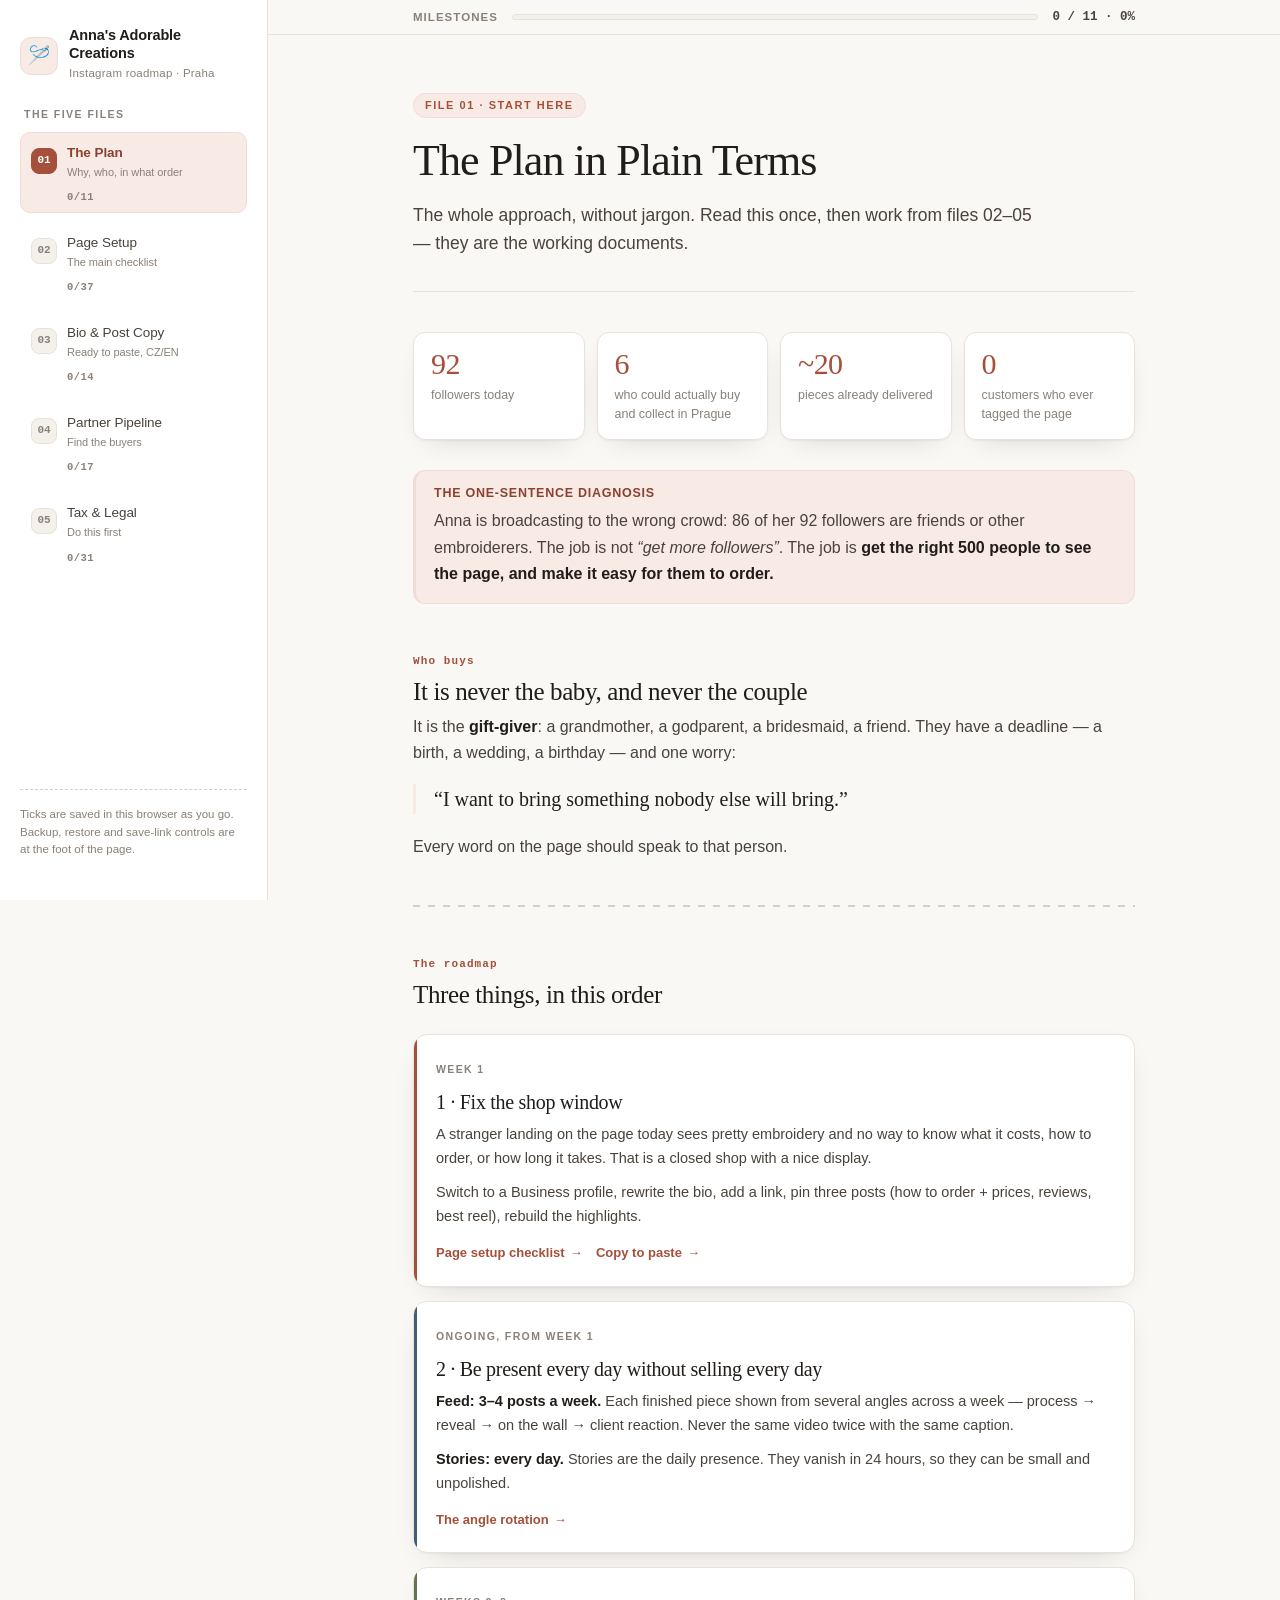
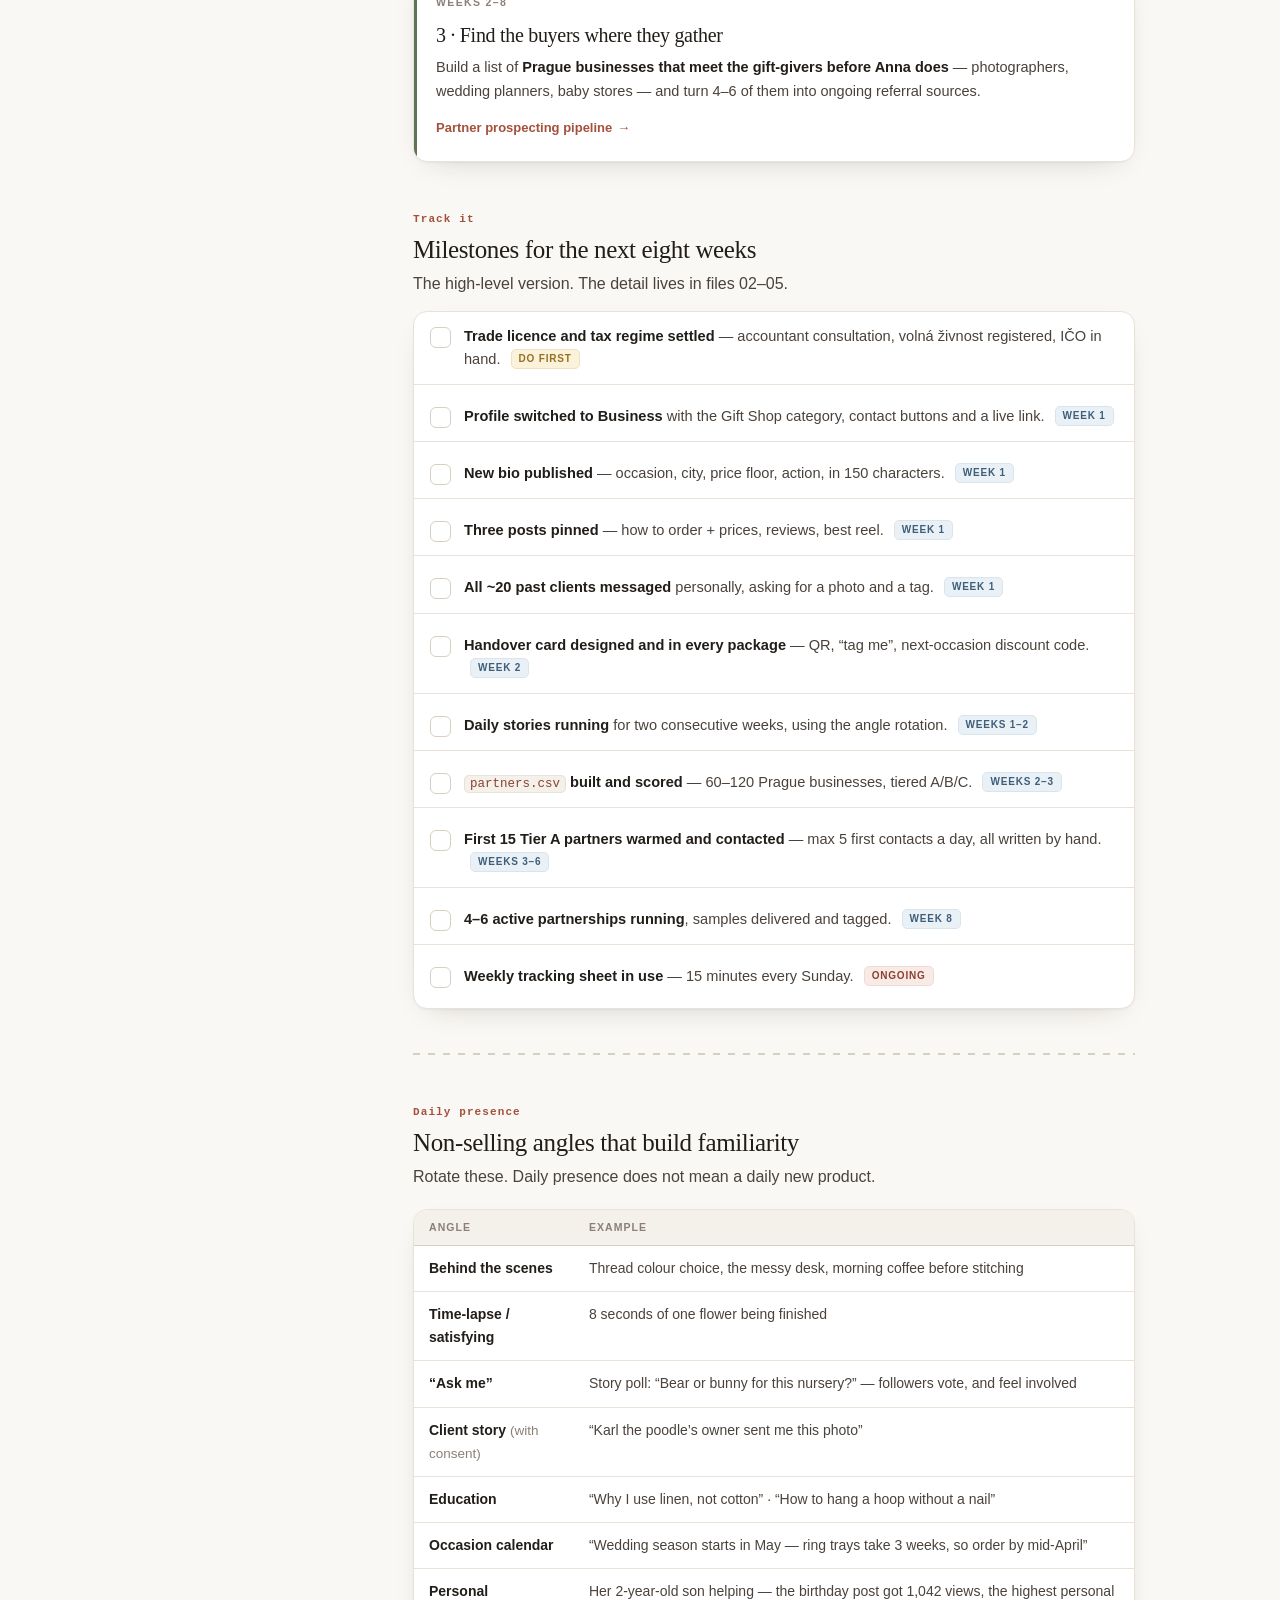
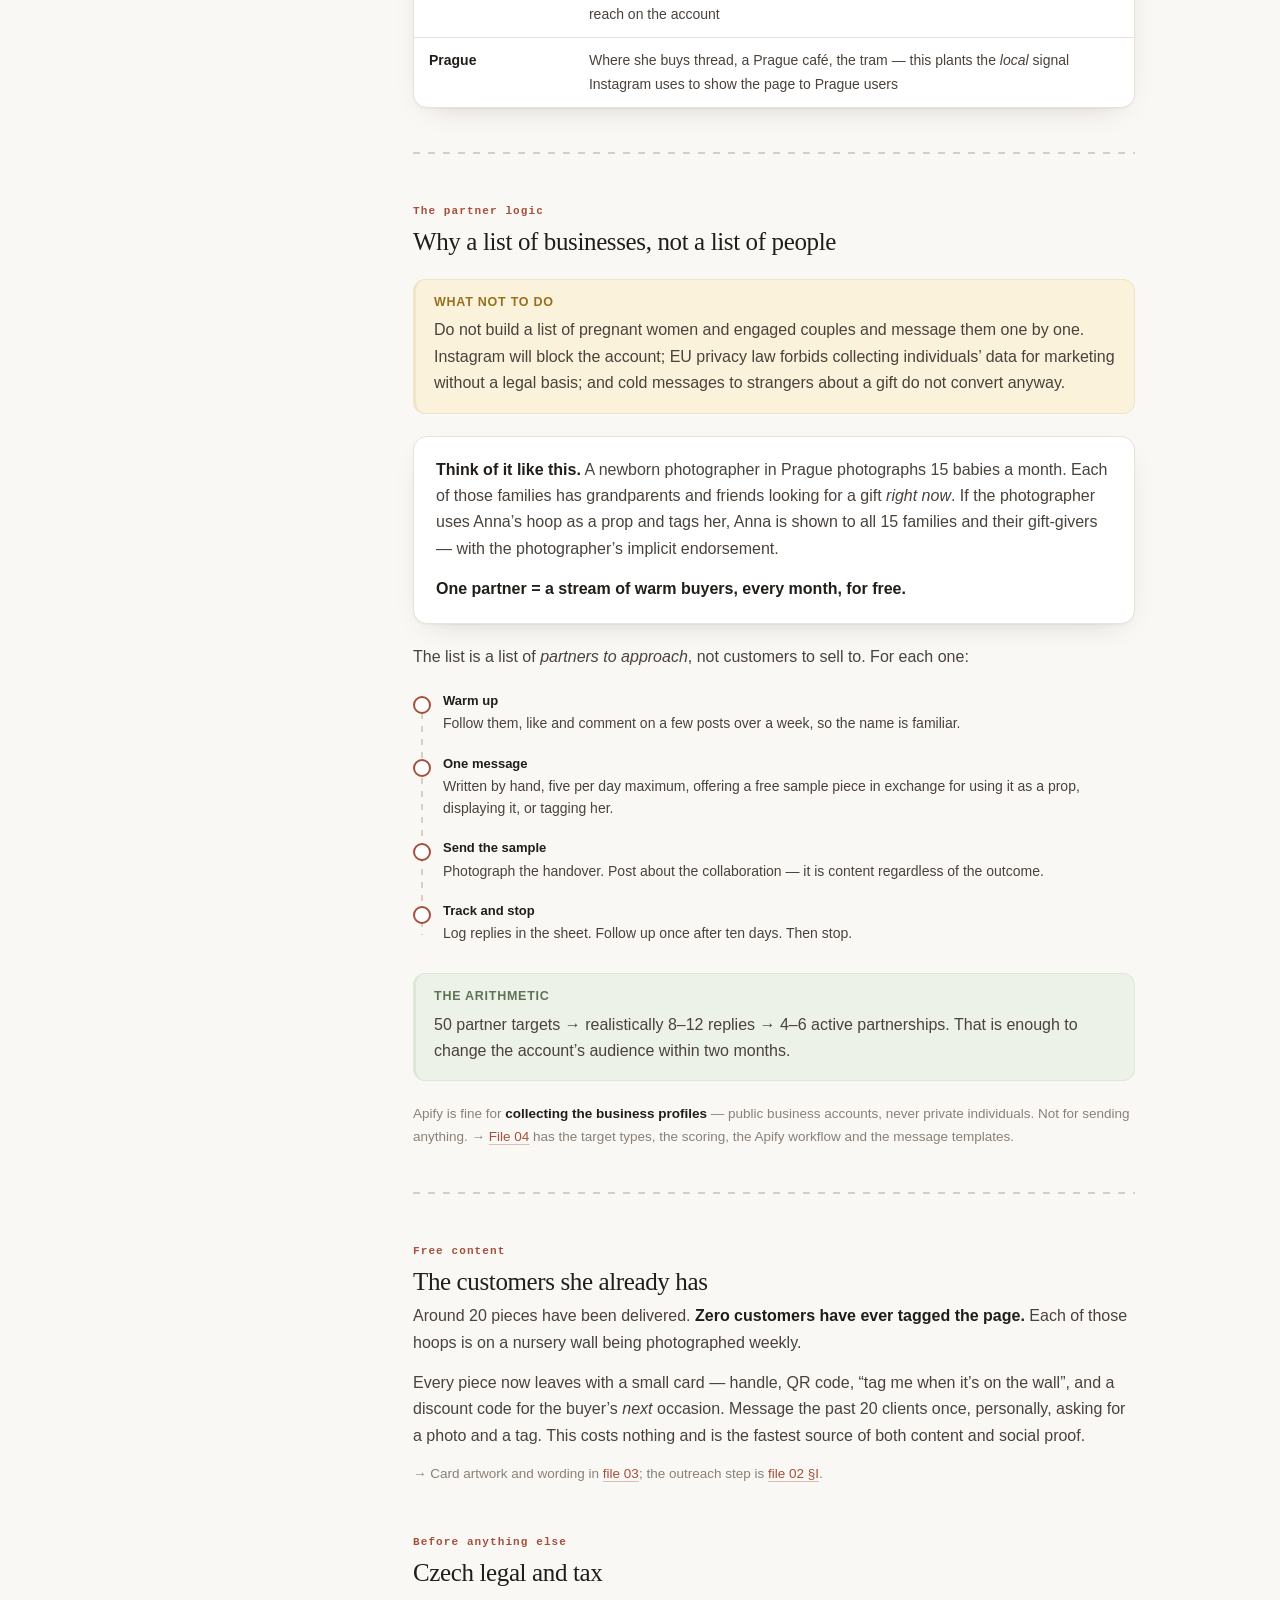
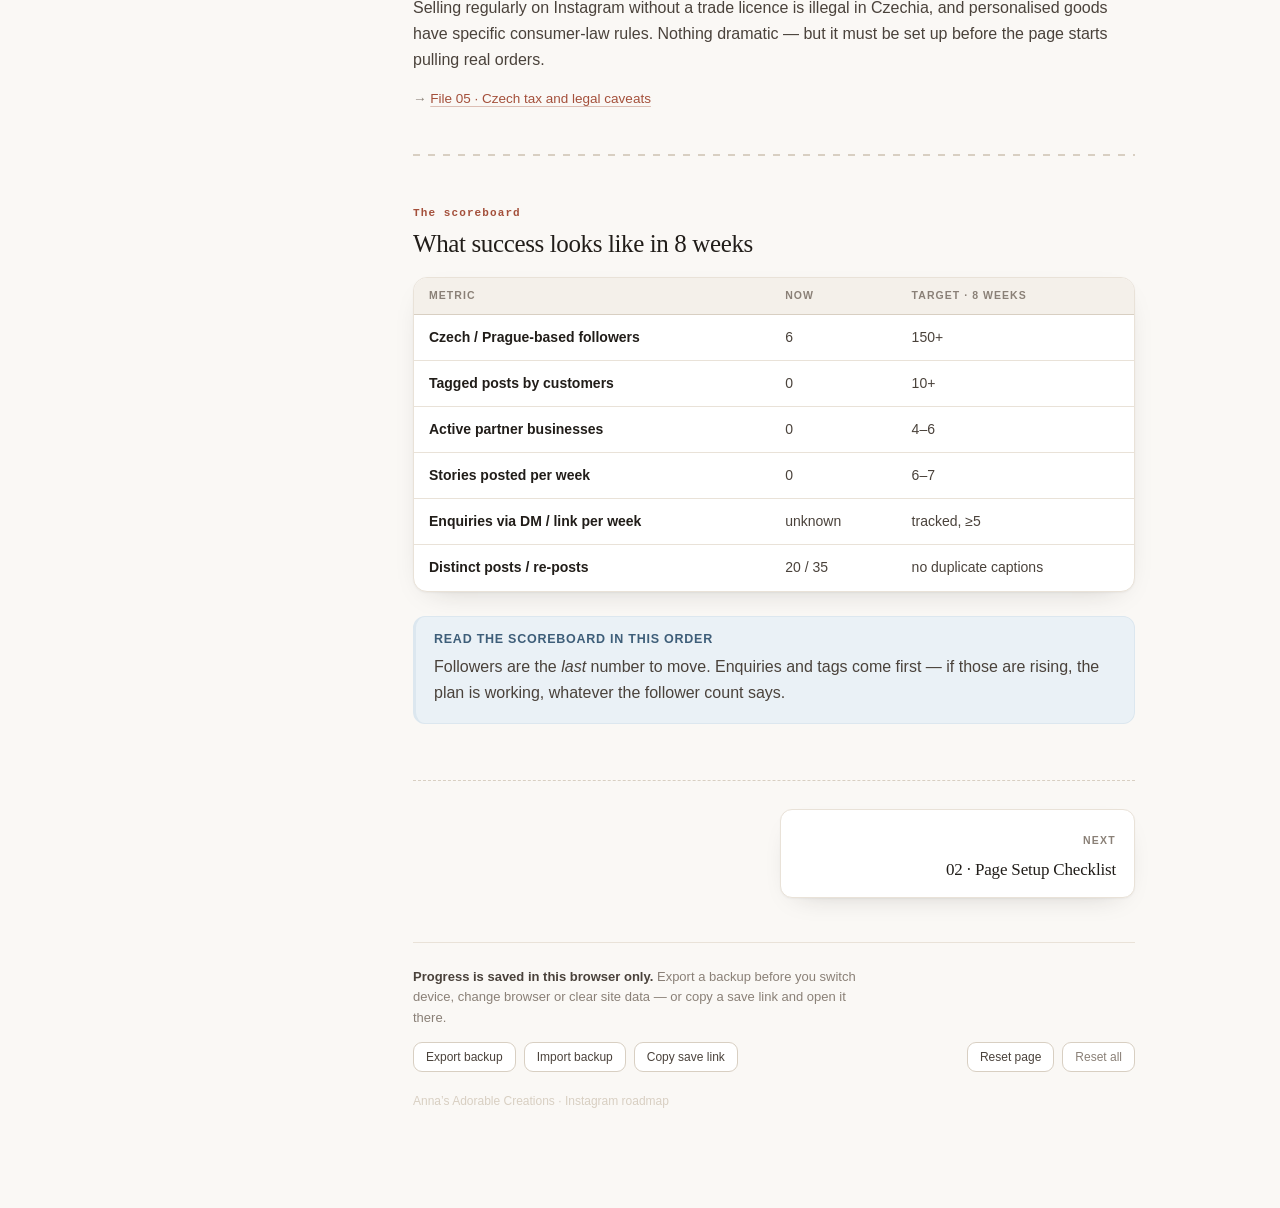
<file: index.html>
<!doctype html>
<html lang="en">
<head>
<meta charset="utf-8">
<meta name="viewport" content="width=device-width, initial-scale=1">
<meta name="robots" content="noindex, nofollow">
<title>Anna's Adorable Creations — Instagram roadmap</title>
<link rel="canonical" href="01-strategy.html">
<meta http-equiv="refresh" content="0; url=01-strategy.html">
<script>
  /* Carry a #s= save link through to the first page. */
  location.replace('01-strategy.html' + (location.hash || ''));
</script>
<link rel="stylesheet" href="assets/style.css">
</head>
<body>
<div class="wrap" style="padding-top:60px">
  <h1>Anna’s Adorable Creations</h1>
  <p class="lede">Instagram roadmap and checklist. If you are not redirected, <a href="01-strategy.html">open file 01 · The Plan in Plain Terms</a>.</p>
</div>
</body>
</html>
</file>
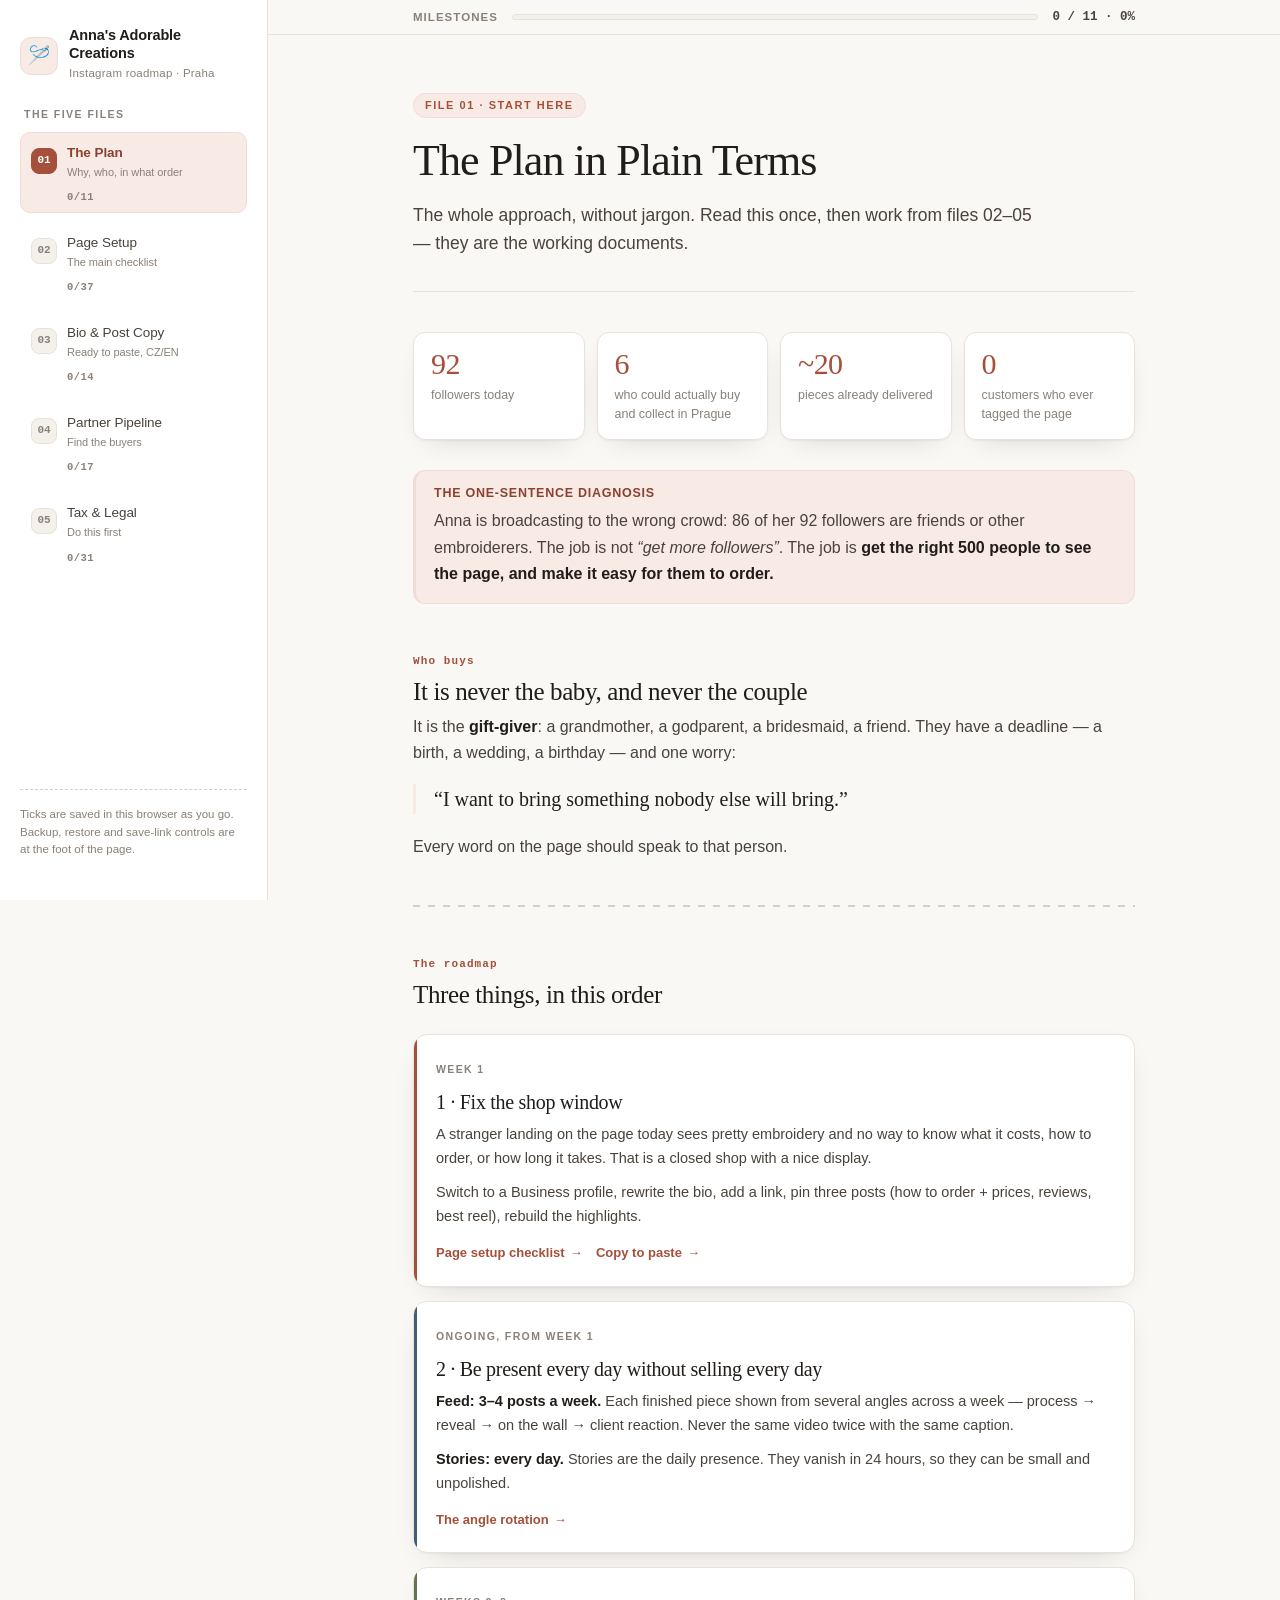
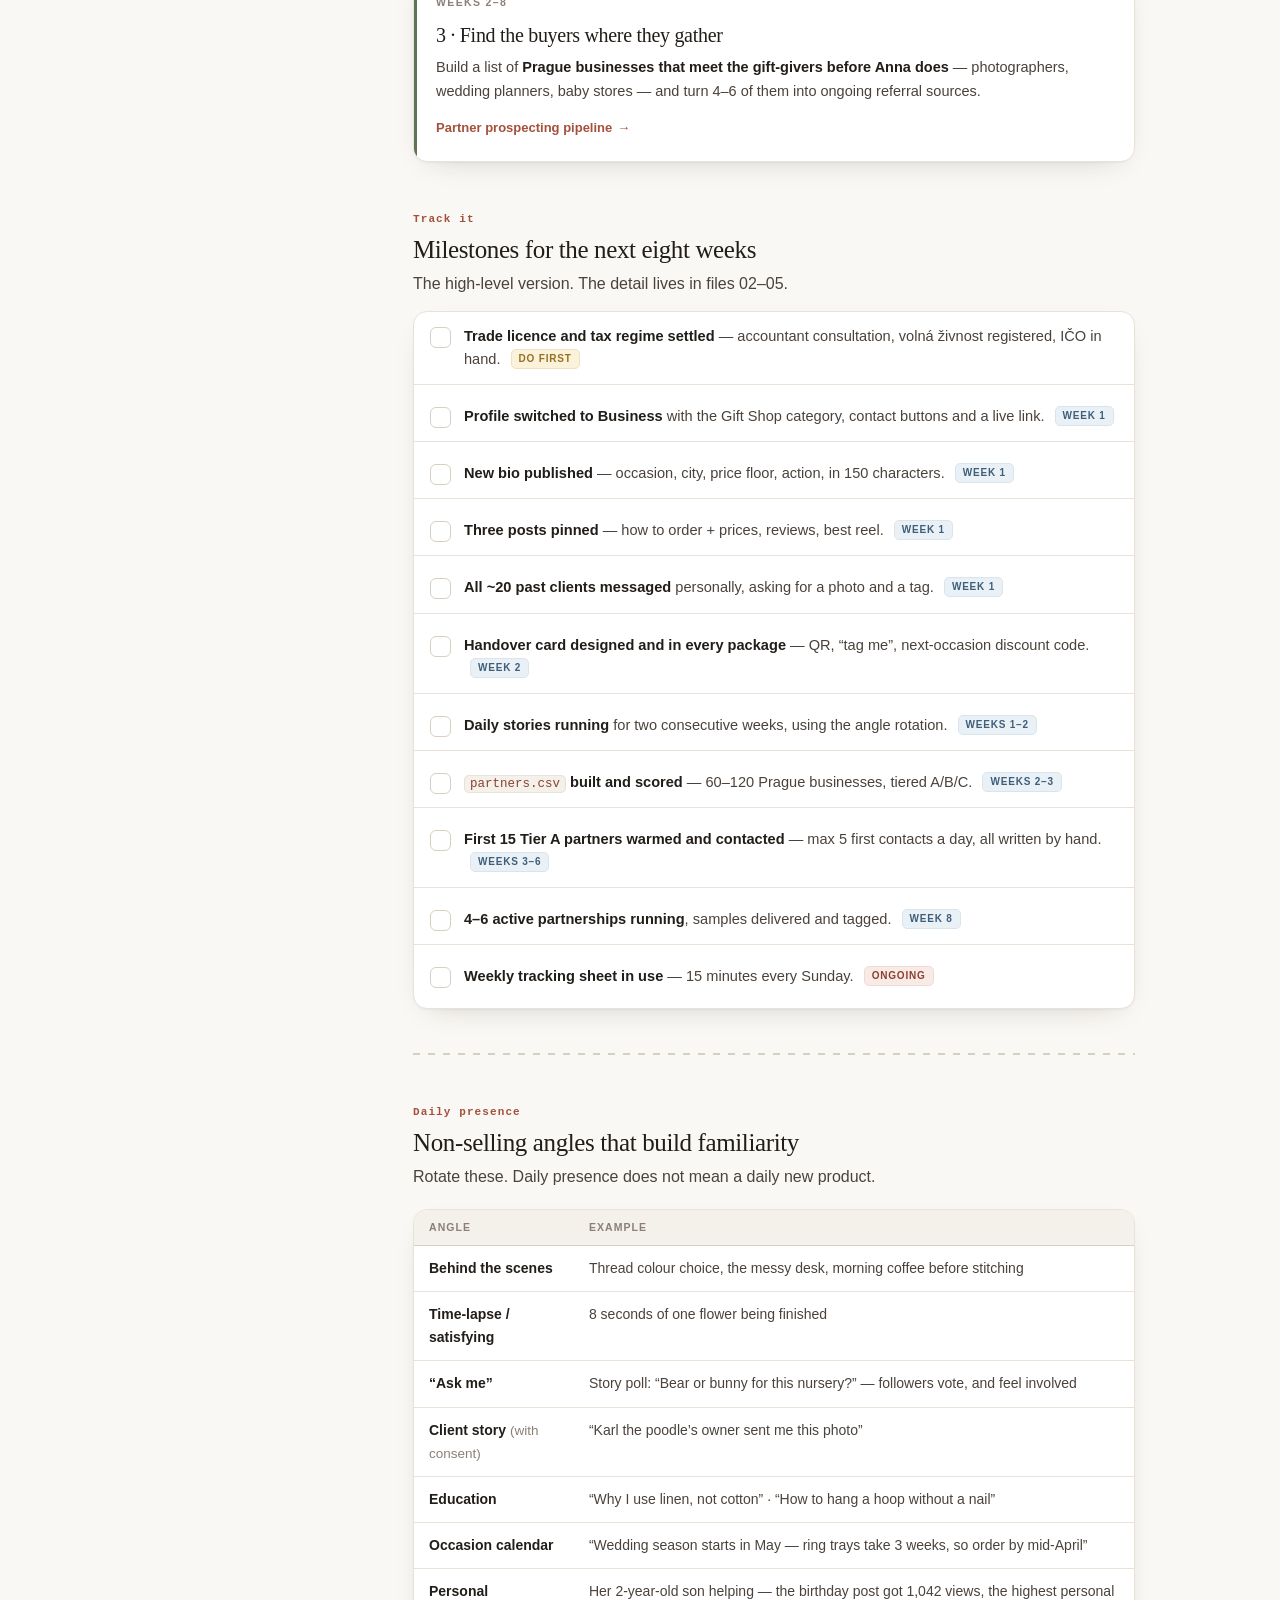
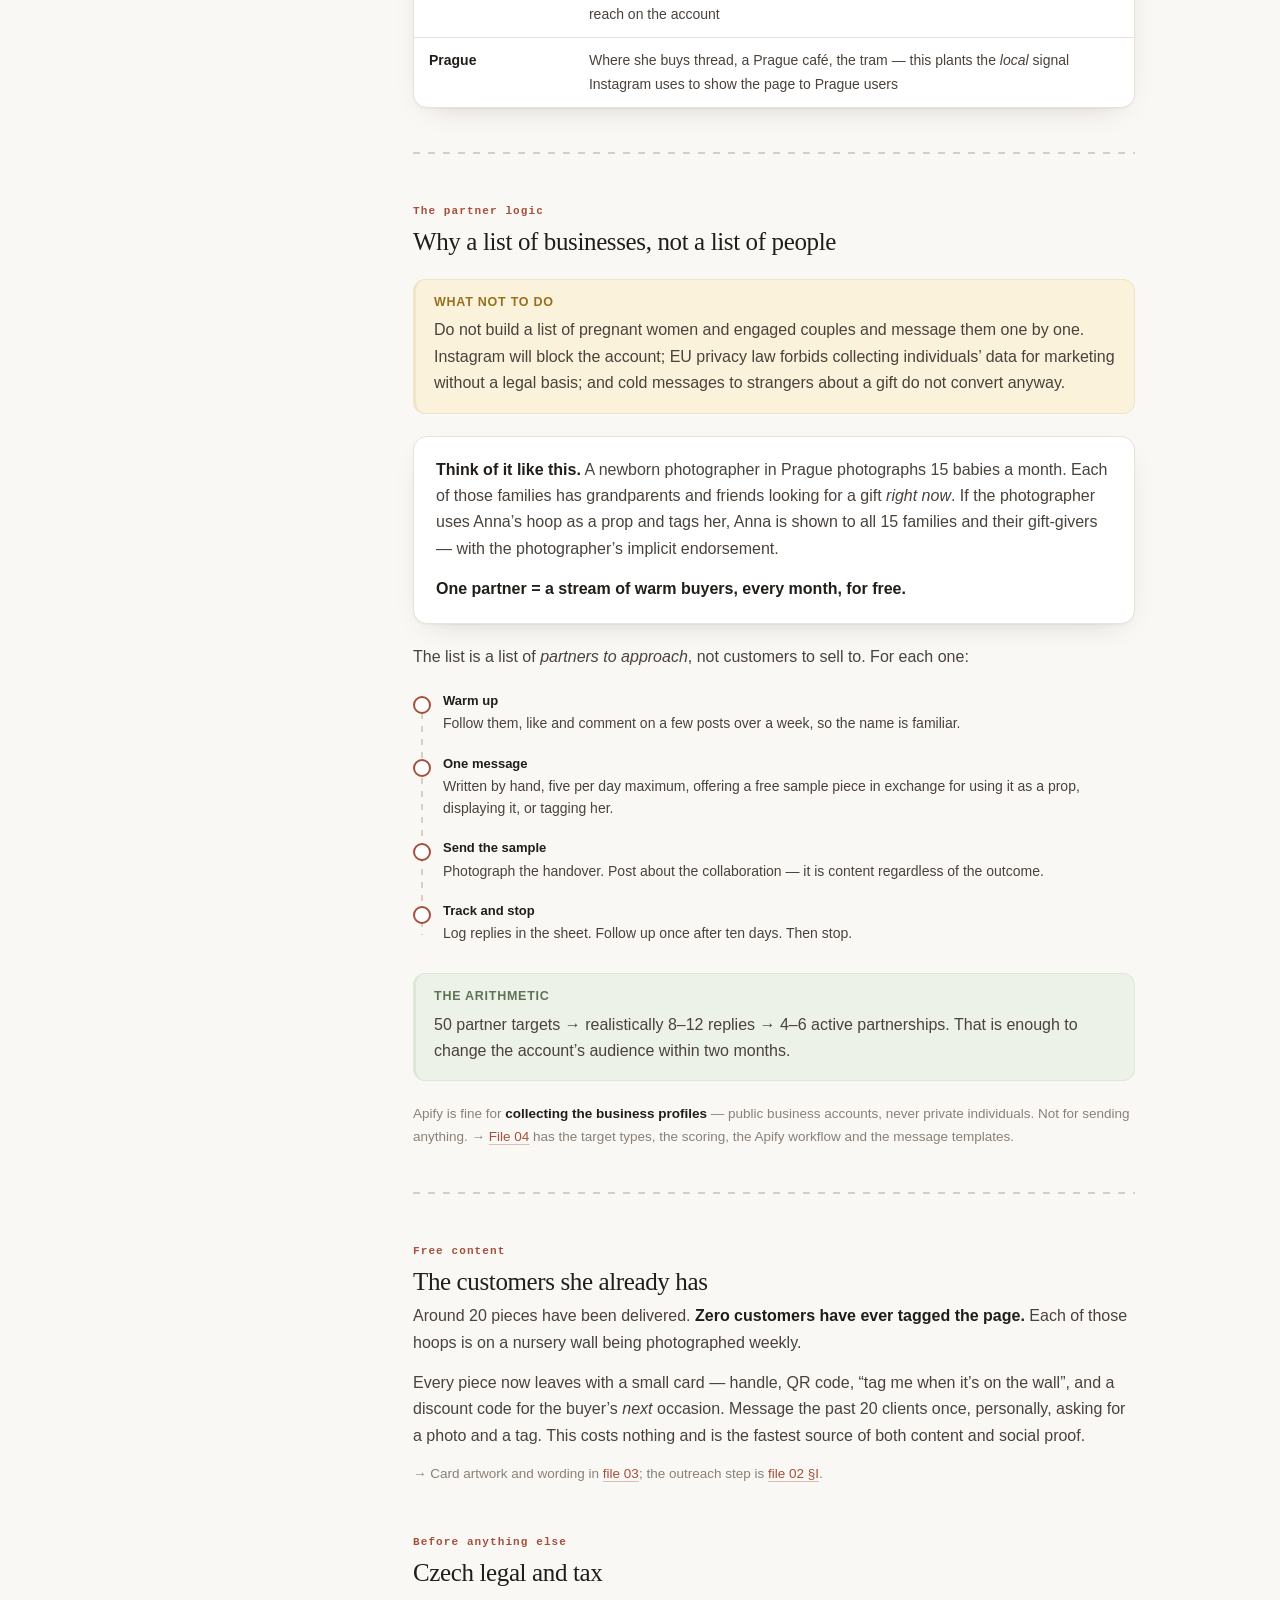
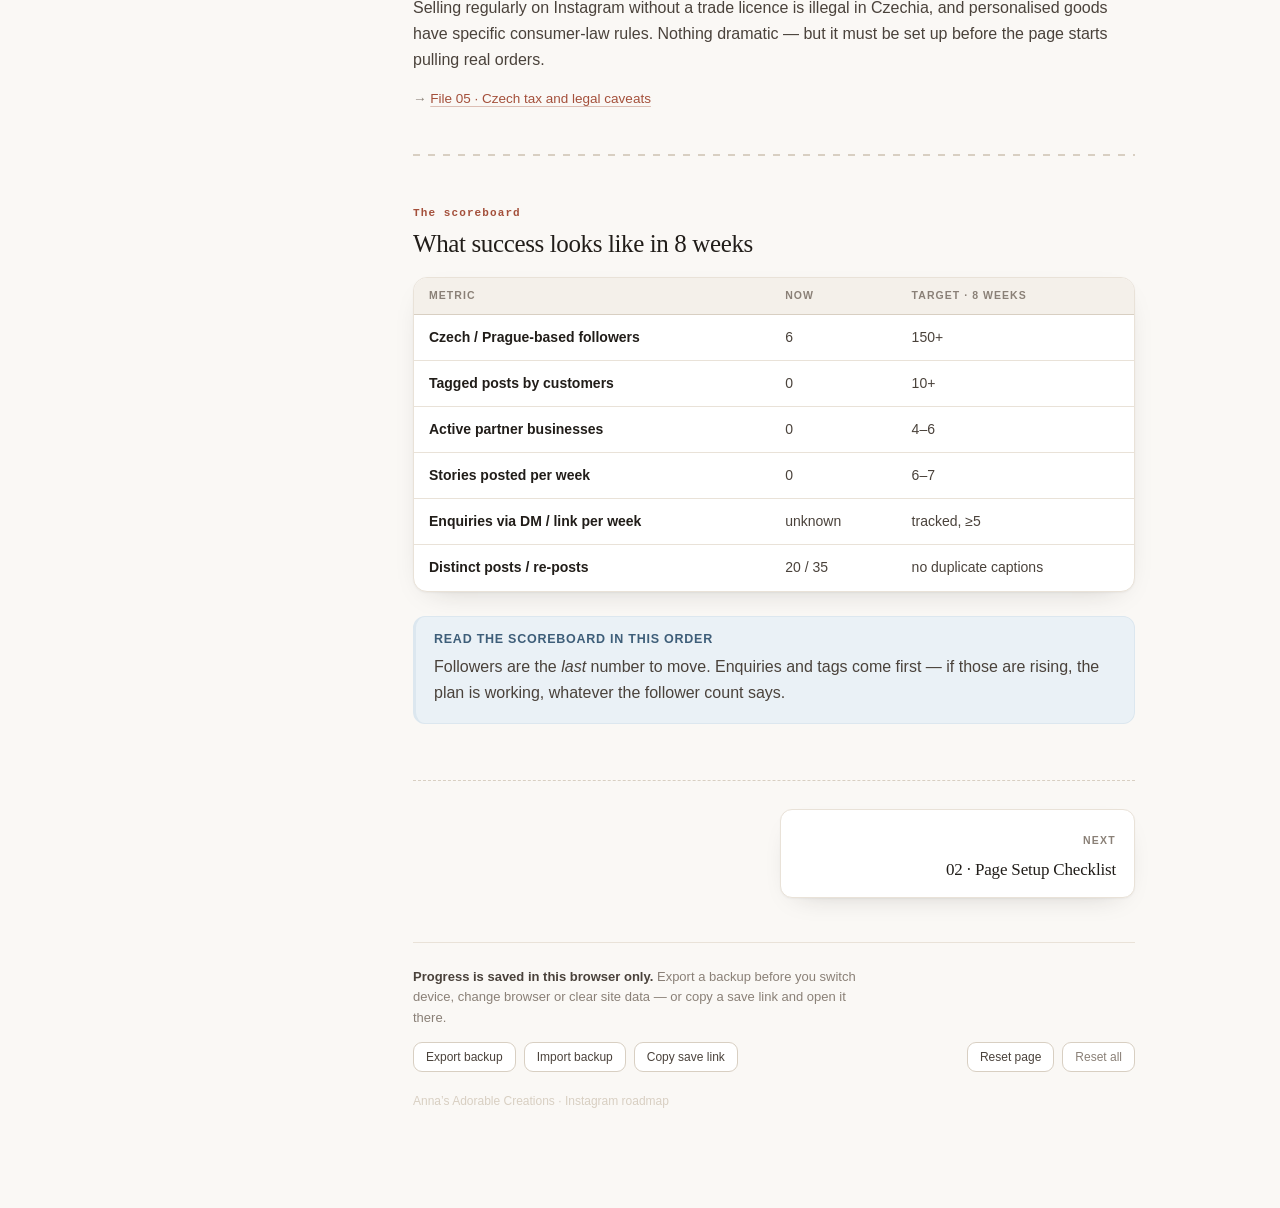
<file: 01-strategy.html>
<!doctype html>
<html lang="en">
<head>
<meta charset="utf-8">
<meta name="viewport" content="width=device-width, initial-scale=1">
<meta name="robots" content="noindex, nofollow">
<title>01 · The Plan in Plain Terms — Anna's Adorable Creations</title>
<link rel="stylesheet" href="assets/style.css">
</head>
<body data-page="01">
<div class="shell">

<aside class="side">
  <a class="brand" href="01-strategy.html">
    <span class="mark">🪡</span>
    <span class="btxt"><b>Anna's Adorable Creations</b><span>Instagram roadmap · Praha</span></span>
  </a>
  <p class="eyebrow">The five files</p>
  <ul class="nav">
    <li><a href="01-strategy.html" data-page="01" aria-current="page"><span class="n">01</span><span class="t">The Plan<em>Why, who, in what order</em></span><span class="done"></span></a></li>
    <li><a href="02-page-setup.html" data-page="02"><span class="n">02</span><span class="t">Page Setup<em>The main checklist</em></span><span class="done"></span></a></li>
    <li><a href="03-copy.html" data-page="03"><span class="n">03</span><span class="t">Bio &amp; Post Copy<em>Ready to paste, CZ/EN</em></span><span class="done"></span></a></li>
    <li><a href="04-partners.html" data-page="04"><span class="n">04</span><span class="t">Partner Pipeline<em>Find the buyers</em></span><span class="done"></span></a></li>
    <li><a href="05-legal.html" data-page="05"><span class="n">05</span><span class="t">Tax &amp; Legal<em>Do this first</em></span><span class="done"></span></a></li>
  </ul>
  <div class="side-foot">
    <p>Ticks are saved in this browser as you go. Backup, restore and save-link controls are at the foot of the page.</p>
  </div>
</aside>

<main>
  <div class="progress">
    <div class="wrap">
      <span class="label">Milestones</span>
      <span class="bar"><i></i></span>
      <span class="count">0 / 0 · 0%</span>
    </div>
  </div>

  <div class="wrap">

    <header class="pagehead">
      <span class="kicker">File 01 · Start here</span>
      <h1>The Plan in Plain Terms</h1>
      <p class="lede">The whole approach, without jargon. Read this once, then work from files 02–05 — they are the working documents.</p>
    </header>

    <div class="stats">
      <div class="stat"><b>92</b><span>followers today</span></div>
      <div class="stat"><b>6</b><span>who could actually buy and collect in Prague</span></div>
      <div class="stat"><b>~20</b><span>pieces already delivered</span></div>
      <div class="stat"><b>0</b><span>customers who ever tagged the page</span></div>
    </div>

    <div class="callout stop">
      <span class="ct">The one-sentence diagnosis</span>
      <p>Anna is broadcasting to the wrong crowd: 86 of her 92 followers are friends or other embroiderers. The job is not <em>“get more followers”</em>. The job is <strong>get the right 500 people to see the page, and make it easy for them to order.</strong></p>
    </div>

    <h2><span class="num">Who buys</span>It is never the baby, and never the couple</h2>
    <p>It is the <strong>gift-giver</strong>: a grandmother, a godparent, a bridesmaid, a friend. They have a deadline — a birth, a wedding, a birthday — and one worry:</p>
    <p style="font:400 20px/1.5 var(--serif);color:var(--ink);border-left:3px solid var(--accent-soft);padding-left:18px;margin:18px 0 20px">“I want to bring something nobody else will bring.”</p>
    <p>Every word on the page should speak to that person.</p>

    <hr class="stitch">

    <h2><span class="num">The roadmap</span>Three things, in this order</h2>

    <div class="phases">
      <div class="phase p1">
        <span class="when">Week 1</span>
        <h3>1 · Fix the shop window</h3>
        <p>A stranger landing on the page today sees pretty embroidery and no way to know what it costs, how to order, or how long it takes. That is a closed shop with a nice display.</p>
        <p>Switch to a Business profile, rewrite the bio, add a link, pin three posts (how to order + prices, reviews, best reel), rebuild the highlights.</p>
        <a class="go" href="02-page-setup.html">Page setup checklist</a> &nbsp; <a class="go" href="03-copy.html">Copy to paste</a>
      </div>
      <div class="phase p2">
        <span class="when">Ongoing, from week 1</span>
        <h3>2 · Be present every day without selling every day</h3>
        <p><strong>Feed: 3–4 posts a week.</strong> Each finished piece shown from several angles across a week — process → reveal → on the wall → client reaction. Never the same video twice with the same caption.</p>
        <p><strong>Stories: every day.</strong> Stories are the daily presence. They vanish in 24 hours, so they can be small and unpolished.</p>
        <a class="go" href="#angles">The angle rotation</a>
      </div>
      <div class="phase p3">
        <span class="when">Weeks 2–8</span>
        <h3>3 · Find the buyers where they gather</h3>
        <p>Build a list of <strong>Prague businesses that meet the gift-givers before Anna does</strong> — photographers, wedding planners, baby stores — and turn 4–6 of them into ongoing referral sources.</p>
        <a class="go" href="04-partners.html">Partner prospecting pipeline</a>
      </div>
    </div>

    <h2><span class="num">Track it</span>Milestones for the next eight weeks</h2>
    <p class="tight">The high-level version. The detail lives in files 02–05.</p>
    <ul class="checklist">
      <li><label class="check"><input type="checkbox" data-k="01-m1"><span class="box"></span><span class="txt"><strong>Trade licence and tax regime settled</strong> — accountant consultation, volná živnost registered, IČO in hand. <span class="tag legal">Do first</span></span></label></li>
      <li><label class="check"><input type="checkbox" data-k="01-m2"><span class="box"></span><span class="txt"><strong>Profile switched to Business</strong> with the Gift Shop category, contact buttons and a live link. <span class="tag week">Week 1</span></span></label></li>
      <li><label class="check"><input type="checkbox" data-k="01-m3"><span class="box"></span><span class="txt"><strong>New bio published</strong> — occasion, city, price floor, action, in 150 characters. <span class="tag week">Week 1</span></span></label></li>
      <li><label class="check"><input type="checkbox" data-k="01-m4"><span class="box"></span><span class="txt"><strong>Three posts pinned</strong> — how to order + prices, reviews, best reel. <span class="tag week">Week 1</span></span></label></li>
      <li><label class="check"><input type="checkbox" data-k="01-m5"><span class="box"></span><span class="txt"><strong>All ~20 past clients messaged</strong> personally, asking for a photo and a tag. <span class="tag week">Week 1</span></span></label></li>
      <li><label class="check"><input type="checkbox" data-k="01-m6"><span class="box"></span><span class="txt"><strong>Handover card designed and in every package</strong> — QR, “tag me”, next-occasion discount code. <span class="tag week">Week 2</span></span></label></li>
      <li><label class="check"><input type="checkbox" data-k="01-m7"><span class="box"></span><span class="txt"><strong>Daily stories running</strong> for two consecutive weeks, using the angle rotation. <span class="tag week">Weeks 1–2</span></span></label></li>
      <li><label class="check"><input type="checkbox" data-k="01-m8"><span class="box"></span><span class="txt"><strong><code>partners.csv</code> built and scored</strong> — 60–120 Prague businesses, tiered A/B/C. <span class="tag week">Weeks 2–3</span></span></label></li>
      <li><label class="check"><input type="checkbox" data-k="01-m9"><span class="box"></span><span class="txt"><strong>First 15 Tier A partners warmed and contacted</strong> — max 5 first contacts a day, all written by hand. <span class="tag week">Weeks 3–6</span></span></label></li>
      <li><label class="check"><input type="checkbox" data-k="01-m10"><span class="box"></span><span class="txt"><strong>4–6 active partnerships running</strong>, samples delivered and tagged. <span class="tag week">Week 8</span></span></label></li>
      <li><label class="check"><input type="checkbox" data-k="01-m11"><span class="box"></span><span class="txt"><strong>Weekly tracking sheet in use</strong> — 15 minutes every Sunday. <span class="tag now">Ongoing</span></span></label></li>
    </ul>

    <hr class="stitch">

    <h2 id="angles"><span class="num">Daily presence</span>Non-selling angles that build familiarity</h2>
    <p>Rotate these. Daily presence does not mean a daily new product.</p>
    <div class="tblwrap">
      <table>
        <thead><tr><th>Angle</th><th>Example</th></tr></thead>
        <tbody>
          <tr><td><strong>Behind the scenes</strong></td><td>Thread colour choice, the messy desk, morning coffee before stitching</td></tr>
          <tr><td><strong>Time-lapse / satisfying</strong></td><td>8 seconds of one flower being finished</td></tr>
          <tr><td><strong>“Ask me”</strong></td><td>Story poll: “Bear or bunny for this nursery?” — followers vote, and feel involved</td></tr>
          <tr><td><strong>Client story</strong> <span class="small">(with consent)</span></td><td>“Karl the poodle’s owner sent me this photo”</td></tr>
          <tr><td><strong>Education</strong></td><td>“Why I use linen, not cotton” · “How to hang a hoop without a nail”</td></tr>
          <tr><td><strong>Occasion calendar</strong></td><td>“Wedding season starts in May — ring trays take 3 weeks, so order by mid-April”</td></tr>
          <tr><td><strong>Personal</strong></td><td>Her 2-year-old son helping — the birthday post got 1,042 views, the highest personal reach on the account</td></tr>
          <tr><td><strong>Prague</strong></td><td>Where she buys thread, a Prague café, the tram — this plants the <em>local</em> signal Instagram uses to show the page to Prague users</td></tr>
        </tbody>
      </table>
    </div>

    <hr class="stitch">

    <h2><span class="num">The partner logic</span>Why a list of businesses, not a list of people</h2>

    <div class="callout warn">
      <span class="ct">What not to do</span>
      <p>Do not build a list of pregnant women and engaged couples and message them one by one. Instagram will block the account; EU privacy law forbids collecting individuals’ data for marketing without a legal basis; and cold messages to strangers about a gift do not convert anyway.</p>
    </div>

    <div class="card">
      <p><strong>Think of it like this.</strong> A newborn photographer in Prague photographs 15 babies a month. Each of those families has grandparents and friends looking for a gift <em>right now</em>. If the photographer uses Anna’s hoop as a prop and tags her, Anna is shown to all 15 families and their gift-givers — with the photographer’s implicit endorsement.</p>
      <p style="margin-bottom:0"><strong>One partner = a stream of warm buyers, every month, for free.</strong></p>
    </div>

    <p>The list is a list of <em>partners to approach</em>, not customers to sell to. For each one:</p>
    <ol class="timeline">
      <li><b>Warm up</b><span>Follow them, like and comment on a few posts over a week, so the name is familiar.</span></li>
      <li><b>One message</b><span>Written by hand, five per day maximum, offering a free sample piece in exchange for using it as a prop, displaying it, or tagging her.</span></li>
      <li><b>Send the sample</b><span>Photograph the handover. Post about the collaboration — it is content regardless of the outcome.</span></li>
      <li><b>Track and stop</b><span>Log replies in the sheet. Follow up once after ten days. Then stop.</span></li>
    </ol>

    <div class="callout good">
      <span class="ct">The arithmetic</span>
      <p>50 partner targets → realistically 8–12 replies → 4–6 active partnerships. That is enough to change the account’s audience within two months.</p>
    </div>

    <p class="small">Apify is fine for <strong>collecting the business profiles</strong> — public business accounts, never private individuals. Not for sending anything. → <a href="04-partners.html">File 04</a> has the target types, the scoring, the Apify workflow and the message templates.</p>

    <hr class="stitch">

    <h2><span class="num">Free content</span>The customers she already has</h2>
    <p>Around 20 pieces have been delivered. <strong>Zero customers have ever tagged the page.</strong> Each of those hoops is on a nursery wall being photographed weekly.</p>
    <p>Every piece now leaves with a small card — handle, QR code, “tag me when it’s on the wall”, and a discount code for the buyer’s <em>next</em> occasion. Message the past 20 clients once, personally, asking for a photo and a tag. This costs nothing and is the fastest source of both content and social proof.</p>
    <p class="small">→ Card artwork and wording in <a href="03-copy.html#card">file 03</a>; the outreach step is <a href="02-page-setup.html#existing">file 02 §I</a>.</p>

    <h2><span class="num">Before anything else</span>Czech legal and tax</h2>
    <p>Selling regularly on Instagram without a trade licence is illegal in Czechia, and personalised goods have specific consumer-law rules. Nothing dramatic — but it must be set up before the page starts pulling real orders.</p>
    <p class="small">→ <a href="05-legal.html">File 05 · Czech tax and legal caveats</a></p>

    <hr class="stitch">

    <h2><span class="num">The scoreboard</span>What success looks like in 8 weeks</h2>
    <div class="tblwrap">
      <table>
        <thead><tr><th>Metric</th><th class="num-col">Now</th><th class="num-col">Target · 8 weeks</th></tr></thead>
        <tbody>
          <tr><td><strong>Czech / Prague-based followers</strong></td><td class="num-col">6</td><td class="num-col">150+</td></tr>
          <tr><td><strong>Tagged posts by customers</strong></td><td class="num-col">0</td><td class="num-col">10+</td></tr>
          <tr><td><strong>Active partner businesses</strong></td><td class="num-col">0</td><td class="num-col">4–6</td></tr>
          <tr><td><strong>Stories posted per week</strong></td><td class="num-col">0</td><td class="num-col">6–7</td></tr>
          <tr><td><strong>Enquiries via DM / link per week</strong></td><td class="num-col">unknown</td><td class="num-col">tracked, ≥5</td></tr>
          <tr><td><strong>Distinct posts / re-posts</strong></td><td class="num-col">20 / 35</td><td class="num-col">no duplicate captions</td></tr>
        </tbody>
      </table>
    </div>
    <div class="callout note">
      <span class="ct">Read the scoreboard in this order</span>
      <p>Followers are the <em>last</em> number to move. Enquiries and tags come first — if those are rising, the plan is working, whatever the follower count says.</p>
    </div>

    <nav class="pagenav">
      <span class="empty"></span>
      <a class="next" href="02-page-setup.html"><span class="dir">Next</span><span class="ttl">02 · Page Setup Checklist</span></a>
    </nav>

    <footer class="foot">
      <p class="foot-note"><strong>Progress is saved in this browser only.</strong> Export a backup before you switch device, change browser or clear site data — or copy a save link and open it there.</p>
      <div class="foot-btns">
        <button class="btn-ghost" data-export>Export backup</button>
        <button class="btn-ghost" data-import>Import backup</button>
        <button class="btn-ghost" data-savelink>Copy save link</button>
        <span class="foot-sep"></span>
        <button class="btn-ghost" data-reset="page">Reset page</button>
        <button class="btn-ghost danger" data-reset="all">Reset all</button>
      </div>
      <input type="file" accept=".json,application/json" hidden data-importfile>
      <p class="foot-sig">Anna’s Adorable Creations · Instagram roadmap</p>
    </footer>

  </div>
</main>
</div>
<script src="assets/keys.js"></script>
<script src="assets/app.js"></script>
</body>
</html>
</file>
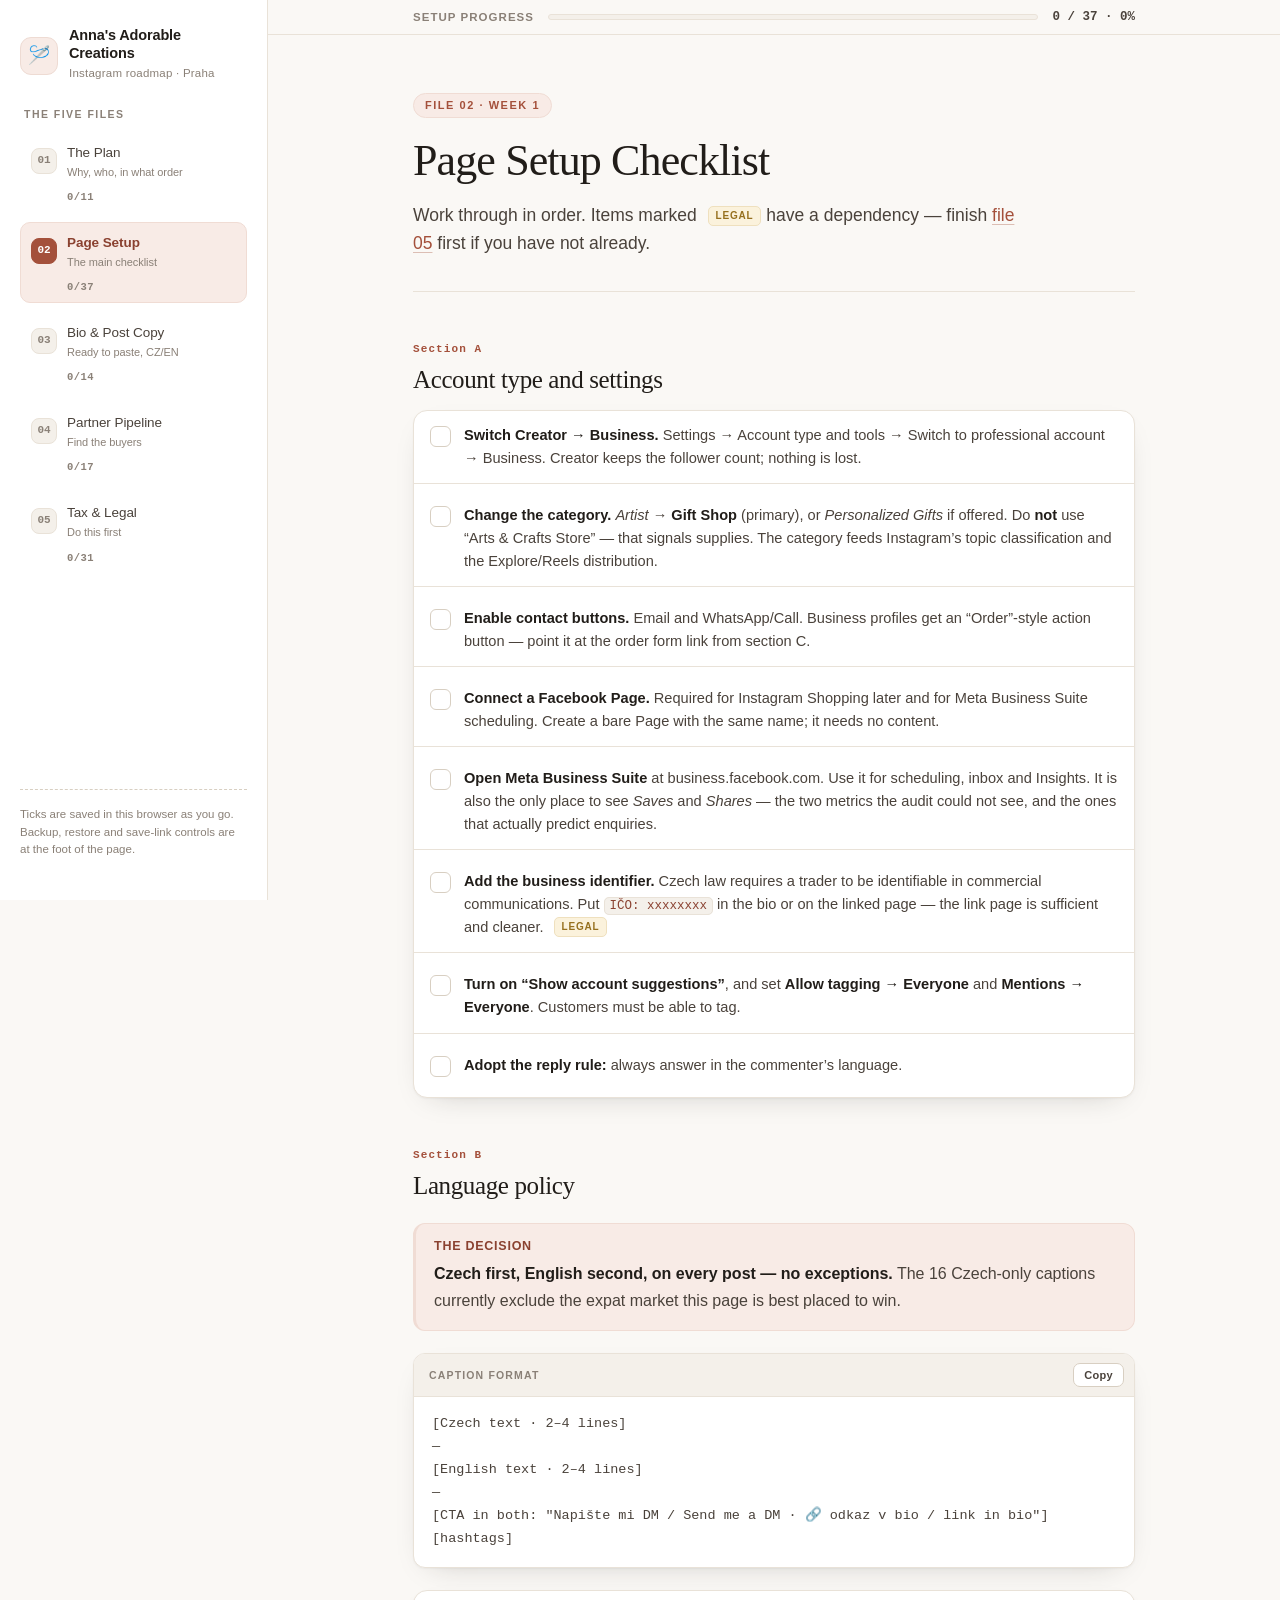
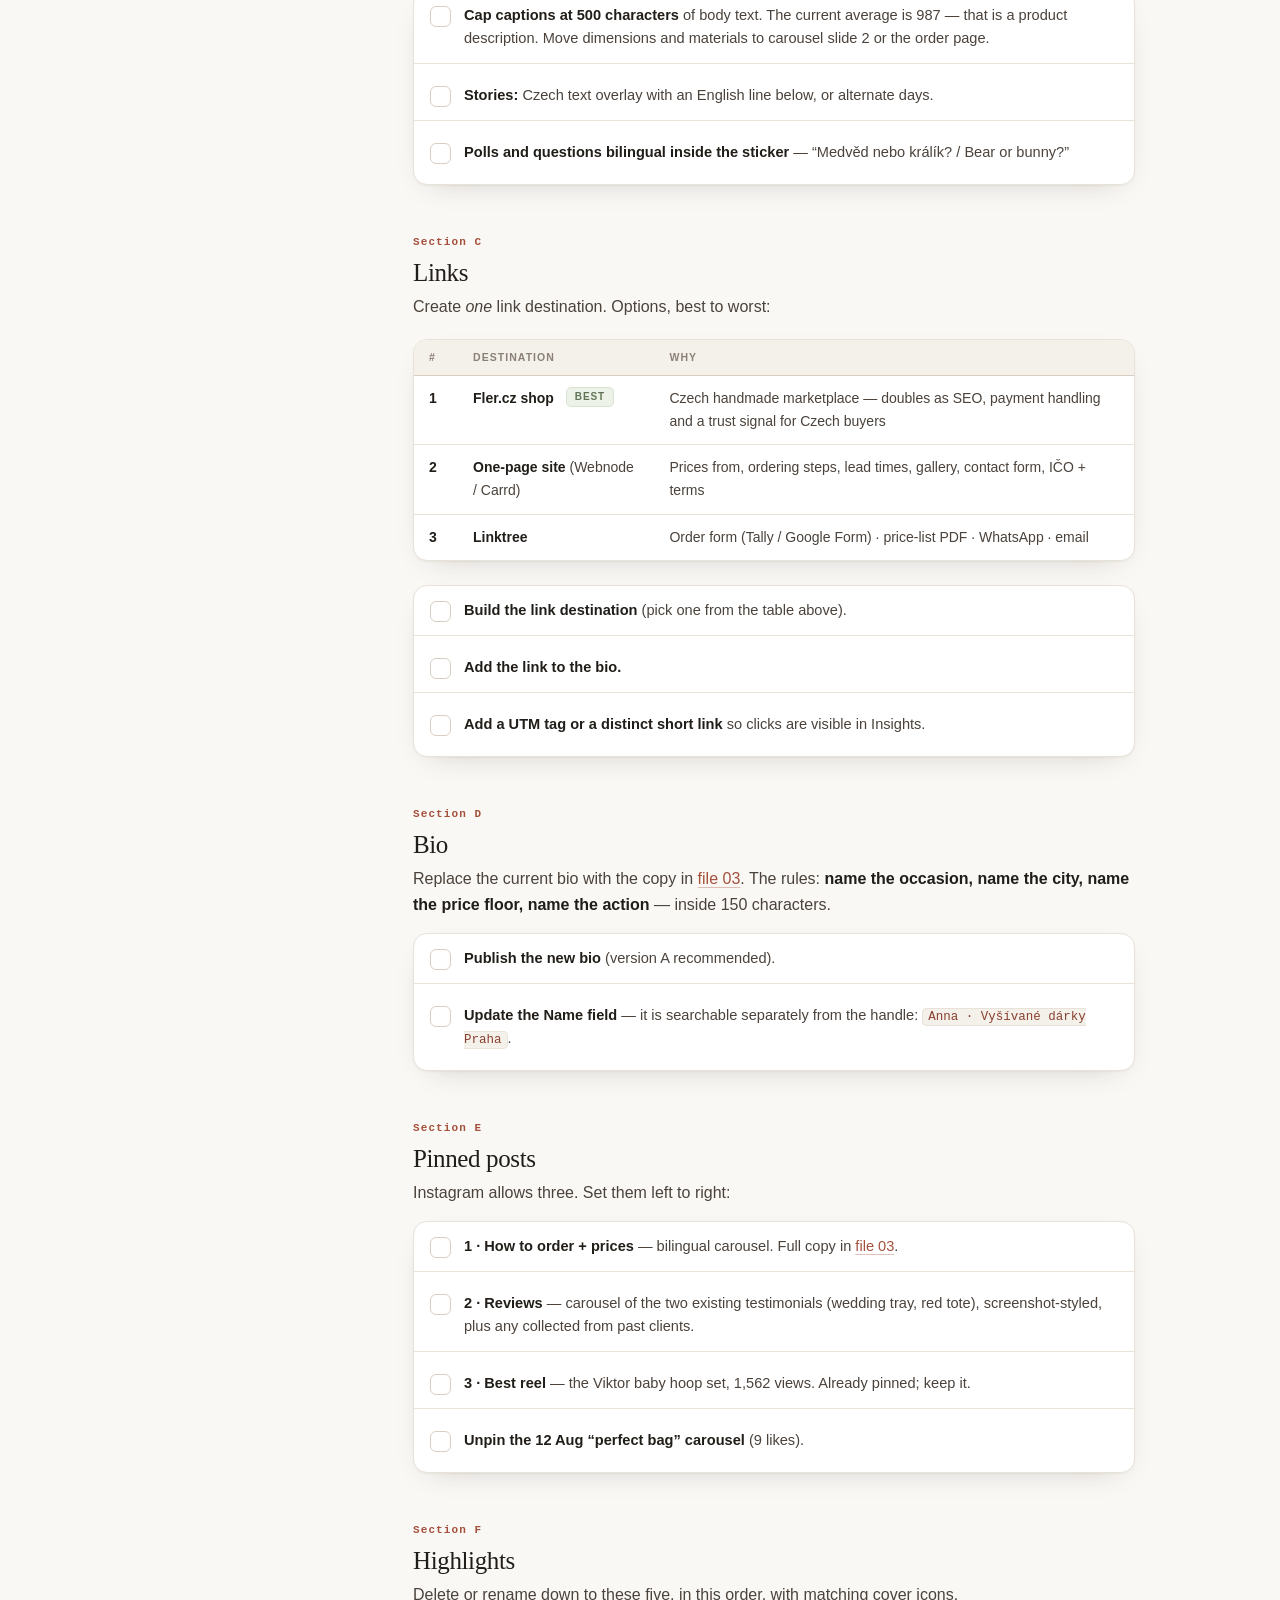
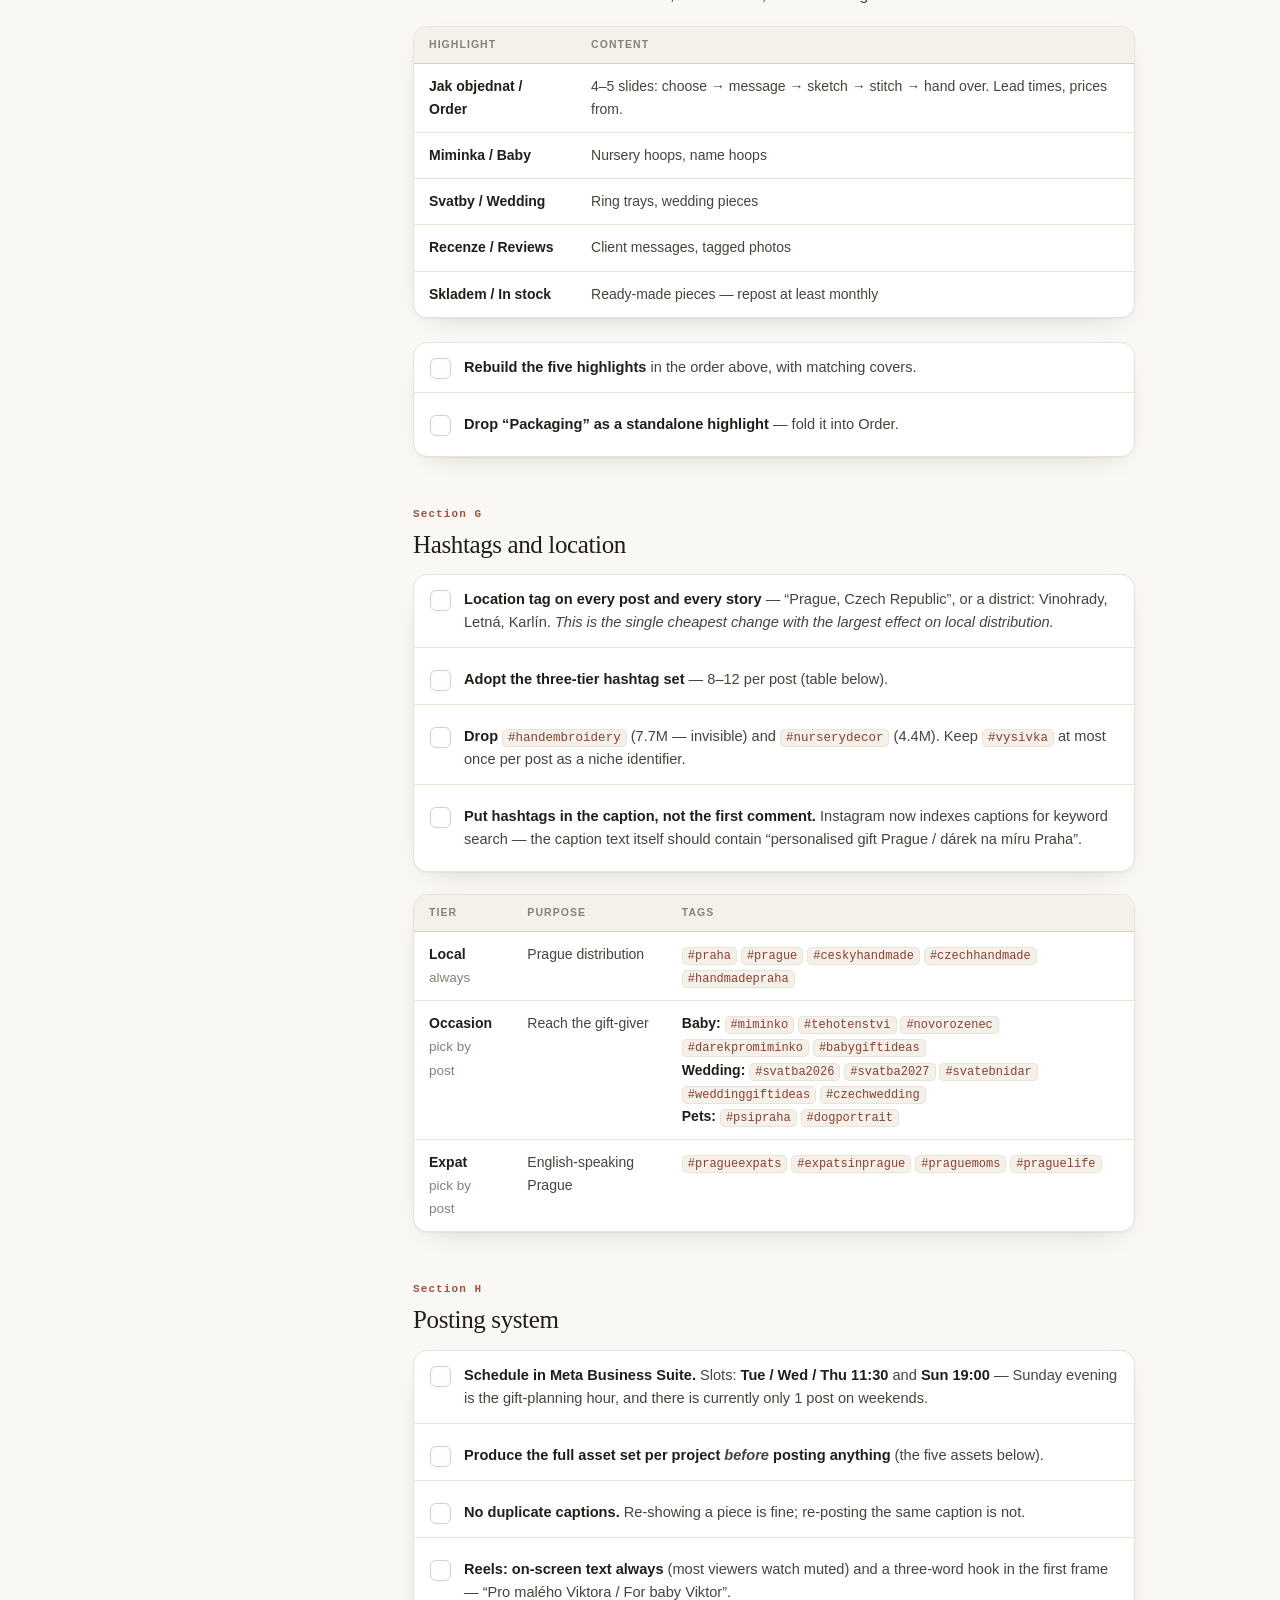
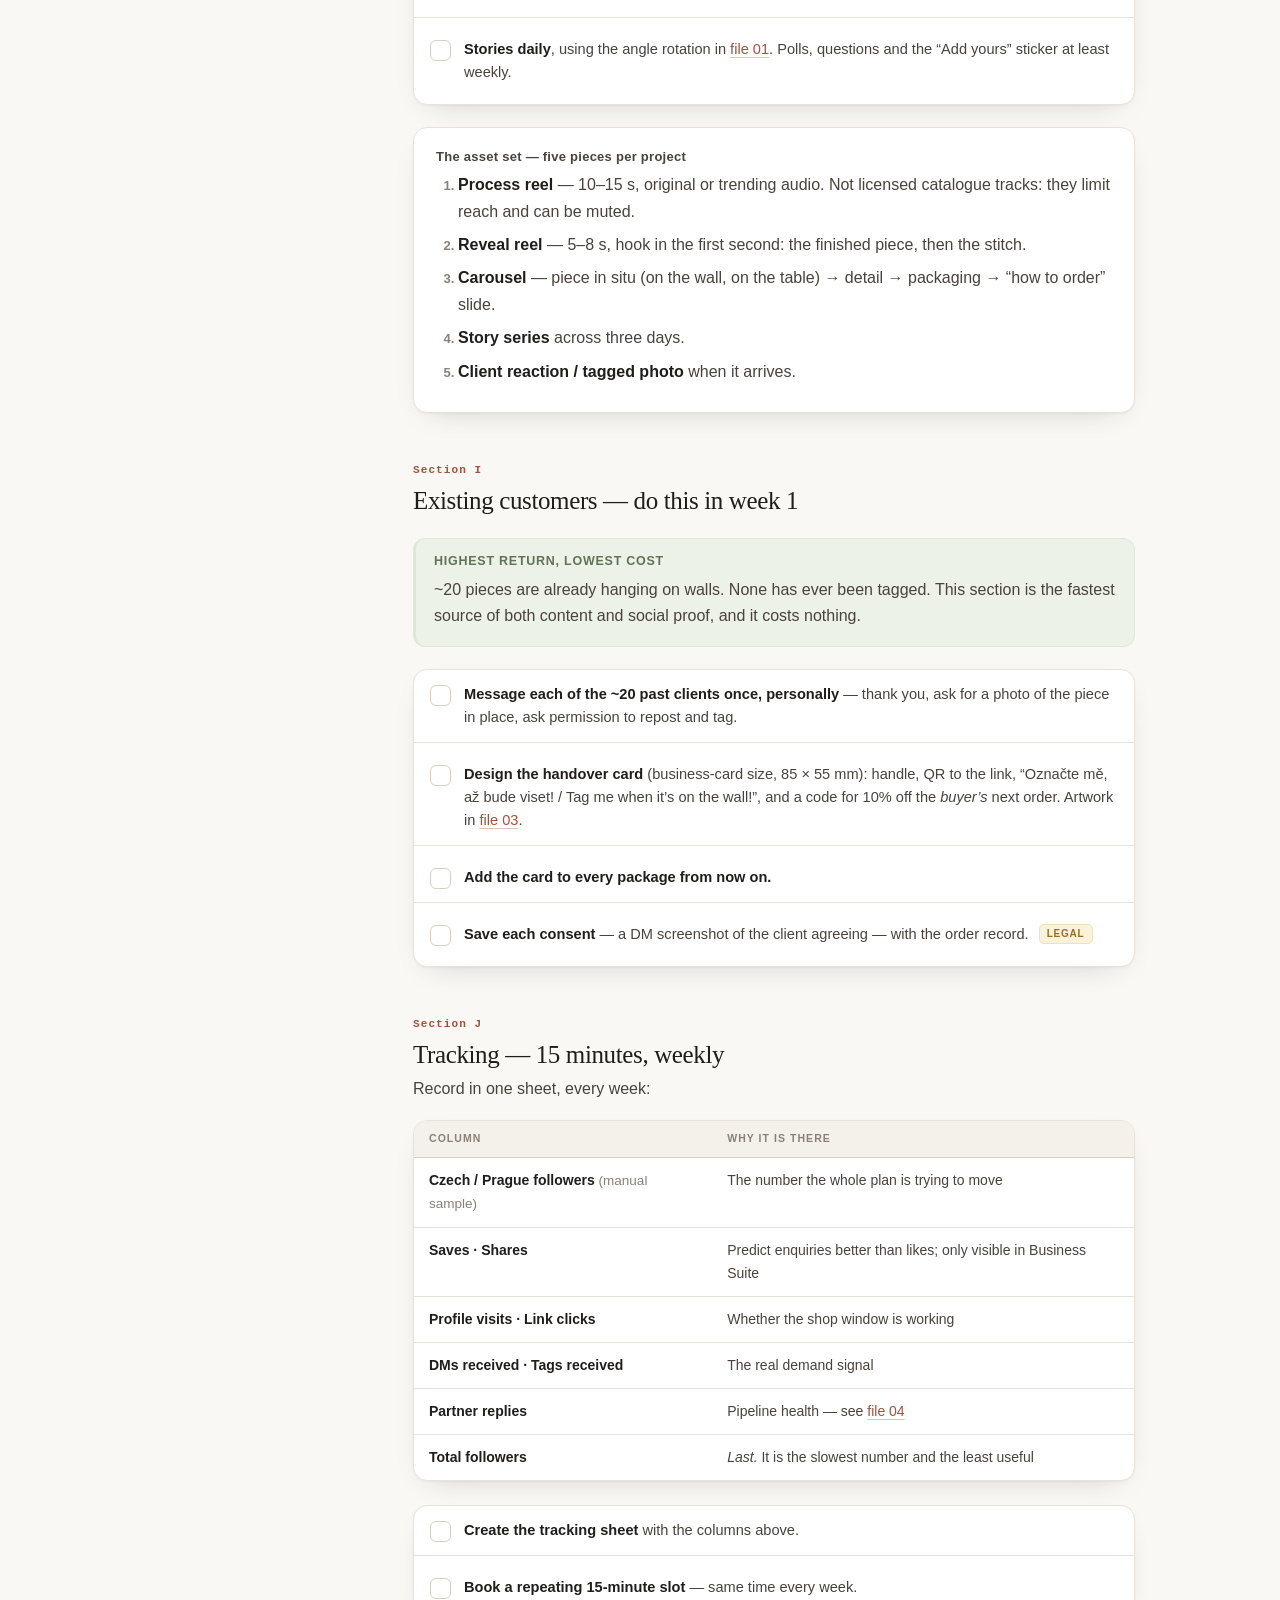
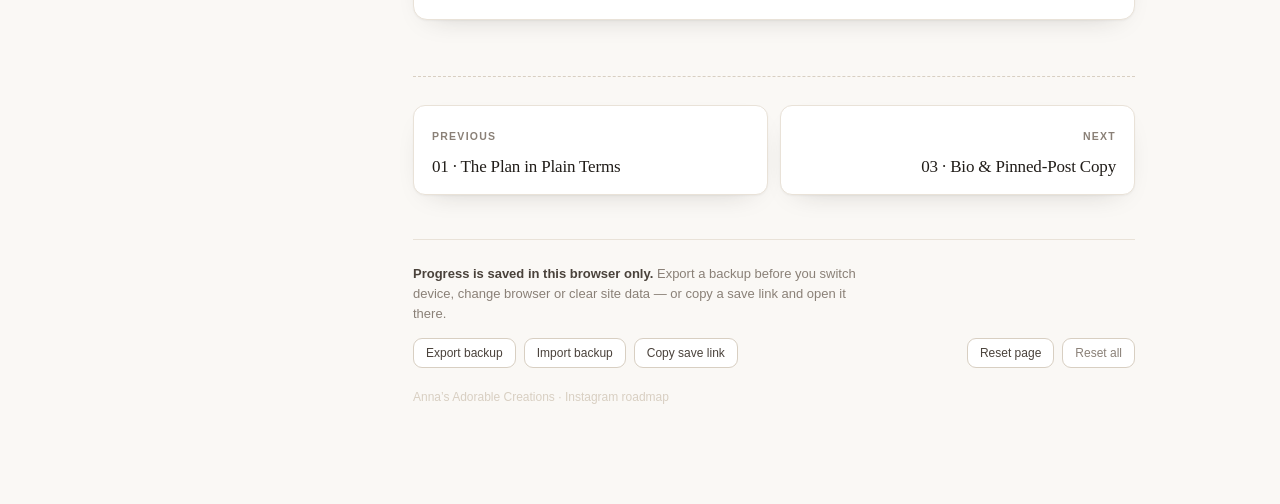
<file: 02-page-setup.html>
<!doctype html>
<html lang="en">
<head>
<meta charset="utf-8">
<meta name="viewport" content="width=device-width, initial-scale=1">
<meta name="robots" content="noindex, nofollow">
<title>02 · Page Setup Checklist — Anna's Adorable Creations</title>
<link rel="stylesheet" href="assets/style.css">
</head>
<body data-page="02">
<div class="shell">

<aside class="side">
  <a class="brand" href="01-strategy.html">
    <span class="mark">🪡</span>
    <span class="btxt"><b>Anna's Adorable Creations</b><span>Instagram roadmap · Praha</span></span>
  </a>
  <p class="eyebrow">The five files</p>
  <ul class="nav">
    <li><a href="01-strategy.html" data-page="01"><span class="n">01</span><span class="t">The Plan<em>Why, who, in what order</em></span><span class="done"></span></a></li>
    <li><a href="02-page-setup.html" data-page="02" aria-current="page"><span class="n">02</span><span class="t">Page Setup<em>The main checklist</em></span><span class="done"></span></a></li>
    <li><a href="03-copy.html" data-page="03"><span class="n">03</span><span class="t">Bio &amp; Post Copy<em>Ready to paste, CZ/EN</em></span><span class="done"></span></a></li>
    <li><a href="04-partners.html" data-page="04"><span class="n">04</span><span class="t">Partner Pipeline<em>Find the buyers</em></span><span class="done"></span></a></li>
    <li><a href="05-legal.html" data-page="05"><span class="n">05</span><span class="t">Tax &amp; Legal<em>Do this first</em></span><span class="done"></span></a></li>
  </ul>
  <div class="side-foot">
    <p>Ticks are saved in this browser as you go. Backup, restore and save-link controls are at the foot of the page.</p>
  </div>
</aside>

<main>
  <div class="progress">
    <div class="wrap">
      <span class="label">Setup progress</span>
      <span class="bar"><i></i></span>
      <span class="count">0 / 0 · 0%</span>
    </div>
  </div>

  <div class="wrap">

    <header class="pagehead">
      <span class="kicker">File 02 · Week 1</span>
      <h1>Page Setup Checklist</h1>
      <p class="lede">Work through in order. Items marked <span class="tag legal">Legal</span> have a dependency — finish <a href="05-legal.html">file 05</a> first if you have not already.</p>
    </header>

    <h2 id="account"><span class="num">Section A</span>Account type and settings</h2>
    <ul class="checklist">
      <li><label class="check"><input type="checkbox" data-k="02-a1"><span class="box"></span><span class="txt"><strong>Switch Creator → Business.</strong> Settings → Account type and tools → Switch to professional account → Business. Creator keeps the follower count; nothing is lost.</span></label></li>
      <li><label class="check"><input type="checkbox" data-k="02-a2"><span class="box"></span><span class="txt"><strong>Change the category.</strong> <em>Artist</em> → <strong>Gift Shop</strong> (primary), or <em>Personalized Gifts</em> if offered. Do <strong>not</strong> use “Arts &amp; Crafts Store” — that signals supplies. The category feeds Instagram’s topic classification and the Explore/Reels distribution.</span></label></li>
      <li><label class="check"><input type="checkbox" data-k="02-a3"><span class="box"></span><span class="txt"><strong>Enable contact buttons.</strong> Email and WhatsApp/Call. Business profiles get an “Order”-style action button — point it at the order form link from section C.</span></label></li>
      <li><label class="check"><input type="checkbox" data-k="02-a4"><span class="box"></span><span class="txt"><strong>Connect a Facebook Page.</strong> Required for Instagram Shopping later and for Meta Business Suite scheduling. Create a bare Page with the same name; it needs no content.</span></label></li>
      <li><label class="check"><input type="checkbox" data-k="02-a5"><span class="box"></span><span class="txt"><strong>Open Meta Business Suite</strong> at business.facebook.com. Use it for scheduling, inbox and Insights. It is also the only place to see <em>Saves</em> and <em>Shares</em> — the two metrics the audit could not see, and the ones that actually predict enquiries.</span></label></li>
      <li><label class="check"><input type="checkbox" data-k="02-a6"><span class="box"></span><span class="txt"><strong>Add the business identifier.</strong> Czech law requires a trader to be identifiable in commercial communications. Put <code>IČO: xxxxxxxx</code> in the bio or on the linked page — the link page is sufficient and cleaner. <span class="tag legal">Legal</span></span></label></li>
      <li><label class="check"><input type="checkbox" data-k="02-a7"><span class="box"></span><span class="txt"><strong>Turn on “Show account suggestions”</strong>, and set <strong>Allow tagging → Everyone</strong> and <strong>Mentions → Everyone</strong>. Customers must be able to tag.</span></label></li>
      <li><label class="check"><input type="checkbox" data-k="02-a8"><span class="box"></span><span class="txt"><strong>Adopt the reply rule:</strong> always answer in the commenter’s language.</span></label></li>
    </ul>

    <h2 id="language"><span class="num">Section B</span>Language policy</h2>
    <div class="callout stop">
      <span class="ct">The decision</span>
      <p><strong>Czech first, English second, on every post — no exceptions.</strong> The 16 Czech-only captions currently exclude the expat market this page is best placed to win.</p>
    </div>

    <div class="copyblock">
      <div class="cb-head"><span class="cb-title">Caption format</span><button class="btn-copy">Copy</button></div>
<pre>[Czech text · 2–4 lines]
—
[English text · 2–4 lines]
—
[CTA in both: "Napište mi DM / Send me a DM · 🔗 odkaz v bio / link in bio"]
[hashtags]</pre>
    </div>

    <ul class="checklist">
      <li><label class="check"><input type="checkbox" data-k="02-b1"><span class="box"></span><span class="txt"><strong>Cap captions at 500 characters</strong> of body text. The current average is 987 — that is a product description. Move dimensions and materials to carousel slide 2 or the order page.</span></label></li>
      <li><label class="check"><input type="checkbox" data-k="02-b2"><span class="box"></span><span class="txt"><strong>Stories:</strong> Czech text overlay with an English line below, or alternate days.</span></label></li>
      <li><label class="check"><input type="checkbox" data-k="02-b3"><span class="box"></span><span class="txt"><strong>Polls and questions bilingual inside the sticker</strong> — “Medvěd nebo králík? / Bear or bunny?”</span></label></li>
    </ul>

    <h2 id="links"><span class="num">Section C</span>Links</h2>
    <p>Create <em>one</em> link destination. Options, best to worst:</p>
    <div class="tblwrap">
      <table>
        <thead><tr><th style="width:44px">#</th><th>Destination</th><th>Why</th></tr></thead>
        <tbody>
          <tr><td class="num-col"><strong>1</strong></td><td><strong>Fler.cz shop</strong> <span class="rec">Best</span></td><td>Czech handmade marketplace — doubles as SEO, payment handling and a trust signal for Czech buyers</td></tr>
          <tr><td class="num-col"><strong>2</strong></td><td><strong>One-page site</strong> (Webnode / Carrd)</td><td>Prices from, ordering steps, lead times, gallery, contact form, IČO + terms</td></tr>
          <tr><td class="num-col"><strong>3</strong></td><td><strong>Linktree</strong></td><td>Order form (Tally / Google Form) · price-list PDF · WhatsApp · email</td></tr>
        </tbody>
      </table>
    </div>
    <ul class="checklist">
      <li><label class="check"><input type="checkbox" data-k="02-c1"><span class="box"></span><span class="txt"><strong>Build the link destination</strong> (pick one from the table above).</span></label></li>
      <li><label class="check"><input type="checkbox" data-k="02-c2"><span class="box"></span><span class="txt"><strong>Add the link to the bio.</strong></span></label></li>
      <li><label class="check"><input type="checkbox" data-k="02-c3"><span class="box"></span><span class="txt"><strong>Add a UTM tag or a distinct short link</strong> so clicks are visible in Insights.</span></label></li>
    </ul>

    <h2 id="bio"><span class="num">Section D</span>Bio</h2>
    <p>Replace the current bio with the copy in <a href="03-copy.html#bio">file 03</a>. The rules: <strong>name the occasion, name the city, name the price floor, name the action</strong> — inside 150 characters.</p>
    <ul class="checklist">
      <li><label class="check"><input type="checkbox" data-k="02-d1"><span class="box"></span><span class="txt"><strong>Publish the new bio</strong> (version A recommended).</span></label></li>
      <li><label class="check"><input type="checkbox" data-k="02-d2"><span class="box"></span><span class="txt"><strong>Update the Name field</strong> — it is searchable separately from the handle: <code>Anna · Vyšívané dárky Praha</code>.</span></label></li>
    </ul>

    <h2 id="pinned"><span class="num">Section E</span>Pinned posts</h2>
    <p>Instagram allows three. Set them left to right:</p>
    <ul class="checklist">
      <li><label class="check"><input type="checkbox" data-k="02-e1"><span class="box"></span><span class="txt"><strong>1 · How to order + prices</strong> — bilingual carousel. Full copy in <a href="03-copy.html#pin1">file 03</a>.</span></label></li>
      <li><label class="check"><input type="checkbox" data-k="02-e2"><span class="box"></span><span class="txt"><strong>2 · Reviews</strong> — carousel of the two existing testimonials (wedding tray, red tote), screenshot-styled, plus any collected from past clients.</span></label></li>
      <li><label class="check"><input type="checkbox" data-k="02-e3"><span class="box"></span><span class="txt"><strong>3 · Best reel</strong> — the Viktor baby hoop set, 1,562 views. Already pinned; keep it.</span></label></li>
      <li><label class="check"><input type="checkbox" data-k="02-e4"><span class="box"></span><span class="txt"><strong>Unpin the 12 Aug “perfect bag” carousel</strong> (9 likes).</span></label></li>
    </ul>

    <h2 id="highlights"><span class="num">Section F</span>Highlights</h2>
    <p>Delete or rename down to these five, in this order, with matching cover icons.</p>
    <div class="tblwrap">
      <table>
        <thead><tr><th>Highlight</th><th>Content</th></tr></thead>
        <tbody>
          <tr><td><strong>Jak objednat / Order</strong></td><td>4–5 slides: choose → message → sketch → stitch → hand over. Lead times, prices from.</td></tr>
          <tr><td><strong>Miminka / Baby</strong></td><td>Nursery hoops, name hoops</td></tr>
          <tr><td><strong>Svatby / Wedding</strong></td><td>Ring trays, wedding pieces</td></tr>
          <tr><td><strong>Recenze / Reviews</strong></td><td>Client messages, tagged photos</td></tr>
          <tr><td><strong>Skladem / In stock</strong></td><td>Ready-made pieces — repost at least monthly</td></tr>
        </tbody>
      </table>
    </div>
    <ul class="checklist">
      <li><label class="check"><input type="checkbox" data-k="02-f1"><span class="box"></span><span class="txt"><strong>Rebuild the five highlights</strong> in the order above, with matching covers.</span></label></li>
      <li><label class="check"><input type="checkbox" data-k="02-f2"><span class="box"></span><span class="txt"><strong>Drop “Packaging” as a standalone highlight</strong> — fold it into Order.</span></label></li>
    </ul>

    <h2 id="hashtags"><span class="num">Section G</span>Hashtags and location</h2>
    <ul class="checklist">
      <li><label class="check"><input type="checkbox" data-k="02-g1"><span class="box"></span><span class="txt"><strong>Location tag on every post and every story</strong> — “Prague, Czech Republic”, or a district: Vinohrady, Letná, Karlín. <em>This is the single cheapest change with the largest effect on local distribution.</em></span></label></li>
      <li><label class="check"><input type="checkbox" data-k="02-g2"><span class="box"></span><span class="txt"><strong>Adopt the three-tier hashtag set</strong> — 8–12 per post (table below).</span></label></li>
      <li><label class="check"><input type="checkbox" data-k="02-g3"><span class="box"></span><span class="txt"><strong>Drop <code>#handembroidery</code></strong> (7.7M — invisible) and <strong><code>#nurserydecor</code></strong> (4.4M). Keep <code>#vysivka</code> at most once per post as a niche identifier.</span></label></li>
      <li><label class="check"><input type="checkbox" data-k="02-g4"><span class="box"></span><span class="txt"><strong>Put hashtags in the caption, not the first comment.</strong> Instagram now indexes captions for keyword search — the caption text itself should contain “personalised gift Prague / dárek na míru Praha”.</span></label></li>
    </ul>

    <div class="tblwrap">
      <table>
        <thead><tr><th>Tier</th><th>Purpose</th><th>Tags</th></tr></thead>
        <tbody>
          <tr><td><strong>Local</strong><br><span class="small">always</span></td><td>Prague distribution</td><td><code>#praha</code> <code>#prague</code> <code>#ceskyhandmade</code> <code>#czechhandmade</code> <code>#handmadepraha</code></td></tr>
          <tr><td><strong>Occasion</strong><br><span class="small">pick by post</span></td><td>Reach the gift-giver</td><td><strong>Baby:</strong> <code>#miminko</code> <code>#tehotenstvi</code> <code>#novorozenec</code> <code>#darekpromiminko</code> <code>#babygiftideas</code><br><strong>Wedding:</strong> <code>#svatba2026</code> <code>#svatba2027</code> <code>#svatebnidar</code> <code>#weddinggiftideas</code> <code>#czechwedding</code><br><strong>Pets:</strong> <code>#psipraha</code> <code>#dogportrait</code></td></tr>
          <tr><td><strong>Expat</strong><br><span class="small">pick by post</span></td><td>English-speaking Prague</td><td><code>#pragueexpats</code> <code>#expatsinprague</code> <code>#praguemoms</code> <code>#praguelife</code></td></tr>
        </tbody>
      </table>
    </div>

    <h2 id="posting"><span class="num">Section H</span>Posting system</h2>
    <ul class="checklist">
      <li><label class="check"><input type="checkbox" data-k="02-h1"><span class="box"></span><span class="txt"><strong>Schedule in Meta Business Suite.</strong> Slots: <strong>Tue / Wed / Thu 11:30</strong> and <strong>Sun 19:00</strong> — Sunday evening is the gift-planning hour, and there is currently only 1 post on weekends.</span></label></li>
      <li><label class="check"><input type="checkbox" data-k="02-h2"><span class="box"></span><span class="txt"><strong>Produce the full asset set per project <em>before</em> posting anything</strong> (the five assets below).</span></label></li>
      <li><label class="check"><input type="checkbox" data-k="02-h3"><span class="box"></span><span class="txt"><strong>No duplicate captions.</strong> Re-showing a piece is fine; re-posting the same caption is not.</span></label></li>
      <li><label class="check"><input type="checkbox" data-k="02-h4"><span class="box"></span><span class="txt"><strong>Reels: on-screen text always</strong> (most viewers watch muted) and a three-word hook in the first frame — “Pro malého Viktora / For baby Viktor”.</span></label></li>
      <li><label class="check"><input type="checkbox" data-k="02-h5"><span class="box"></span><span class="txt"><strong>Stories daily</strong>, using the angle rotation in <a href="01-strategy.html#angles">file 01</a>. Polls, questions and the “Add yours” sticker at least weekly.</span></label></li>
    </ul>

    <div class="card">
      <h4 style="margin-top:0">The asset set — five pieces per project</h4>
      <ol>
        <li><strong>Process reel</strong> — 10–15 s, original or trending audio. Not licensed catalogue tracks: they limit reach and can be muted.</li>
        <li><strong>Reveal reel</strong> — 5–8 s, hook in the first second: the finished piece, then the stitch.</li>
        <li><strong>Carousel</strong> — piece in situ (on the wall, on the table) → detail → packaging → “how to order” slide.</li>
        <li><strong>Story series</strong> across three days.</li>
        <li><strong>Client reaction / tagged photo</strong> when it arrives.</li>
      </ol>
    </div>

    <h2 id="existing"><span class="num">Section I</span>Existing customers — do this in week 1</h2>
    <div class="callout good">
      <span class="ct">Highest return, lowest cost</span>
      <p>~20 pieces are already hanging on walls. None has ever been tagged. This section is the fastest source of both content and social proof, and it costs nothing.</p>
    </div>
    <ul class="checklist">
      <li><label class="check"><input type="checkbox" data-k="02-i1"><span class="box"></span><span class="txt"><strong>Message each of the ~20 past clients once, personally</strong> — thank you, ask for a photo of the piece in place, ask permission to repost and tag.</span></label></li>
      <li><label class="check"><input type="checkbox" data-k="02-i2"><span class="box"></span><span class="txt"><strong>Design the handover card</strong> (business-card size, 85 × 55 mm): handle, QR to the link, “Označte mě, až bude viset! / Tag me when it’s on the wall!”, and a code for 10% off the <em>buyer’s</em> next order. Artwork in <a href="03-copy.html#card">file 03</a>.</span></label></li>
      <li><label class="check"><input type="checkbox" data-k="02-i3"><span class="box"></span><span class="txt"><strong>Add the card to every package from now on.</strong></span></label></li>
      <li><label class="check"><input type="checkbox" data-k="02-i4"><span class="box"></span><span class="txt"><strong>Save each consent</strong> — a DM screenshot of the client agreeing — with the order record. <span class="tag legal">Legal</span></span></label></li>
    </ul>

    <h2 id="tracking"><span class="num">Section J</span>Tracking — 15 minutes, weekly</h2>
    <p>Record in one sheet, every week:</p>
    <div class="tblwrap">
      <table>
        <thead><tr><th>Column</th><th>Why it is there</th></tr></thead>
        <tbody>
          <tr><td><strong>Czech / Prague followers</strong> <span class="small">(manual sample)</span></td><td>The number the whole plan is trying to move</td></tr>
          <tr><td><strong>Saves · Shares</strong></td><td>Predict enquiries better than likes; only visible in Business Suite</td></tr>
          <tr><td><strong>Profile visits · Link clicks</strong></td><td>Whether the shop window is working</td></tr>
          <tr><td><strong>DMs received · Tags received</strong></td><td>The real demand signal</td></tr>
          <tr><td><strong>Partner replies</strong></td><td>Pipeline health — see <a href="04-partners.html">file 04</a></td></tr>
          <tr><td><strong>Total followers</strong></td><td><em>Last.</em> It is the slowest number and the least useful</td></tr>
        </tbody>
      </table>
    </div>
    <ul class="checklist">
      <li><label class="check"><input type="checkbox" data-k="02-j1"><span class="box"></span><span class="txt"><strong>Create the tracking sheet</strong> with the columns above.</span></label></li>
      <li><label class="check"><input type="checkbox" data-k="02-j2"><span class="box"></span><span class="txt"><strong>Book a repeating 15-minute slot</strong> — same time every week.</span></label></li>
    </ul>

    <nav class="pagenav">
      <a href="01-strategy.html"><span class="dir">Previous</span><span class="ttl">01 · The Plan in Plain Terms</span></a>
      <a class="next" href="03-copy.html"><span class="dir">Next</span><span class="ttl">03 · Bio &amp; Pinned-Post Copy</span></a>
    </nav>

    <footer class="foot">
      <p class="foot-note"><strong>Progress is saved in this browser only.</strong> Export a backup before you switch device, change browser or clear site data — or copy a save link and open it there.</p>
      <div class="foot-btns">
        <button class="btn-ghost" data-export>Export backup</button>
        <button class="btn-ghost" data-import>Import backup</button>
        <button class="btn-ghost" data-savelink>Copy save link</button>
        <span class="foot-sep"></span>
        <button class="btn-ghost" data-reset="page">Reset page</button>
        <button class="btn-ghost danger" data-reset="all">Reset all</button>
      </div>
      <input type="file" accept=".json,application/json" hidden data-importfile>
      <p class="foot-sig">Anna’s Adorable Creations · Instagram roadmap</p>
    </footer>

  </div>
</main>
</div>
<script src="assets/keys.js"></script>
<script src="assets/app.js"></script>
</body>
</html>
</file>
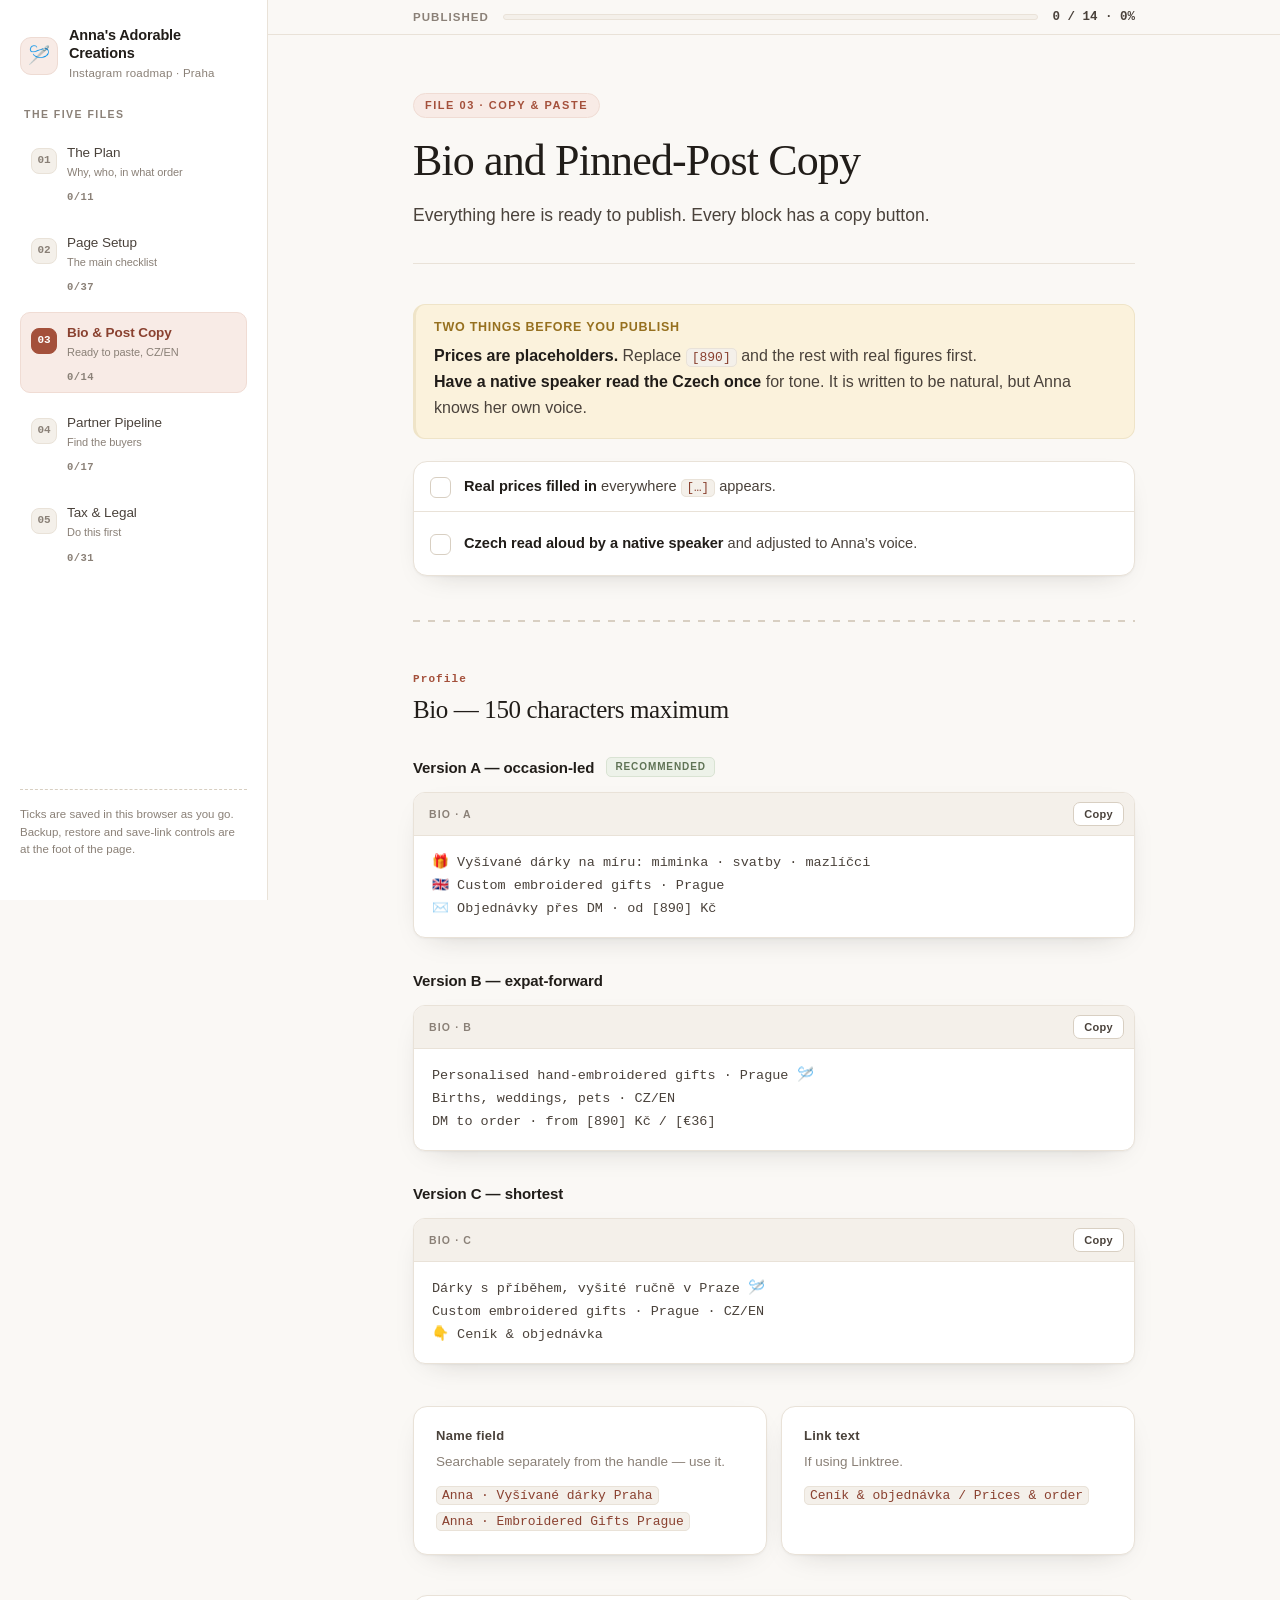
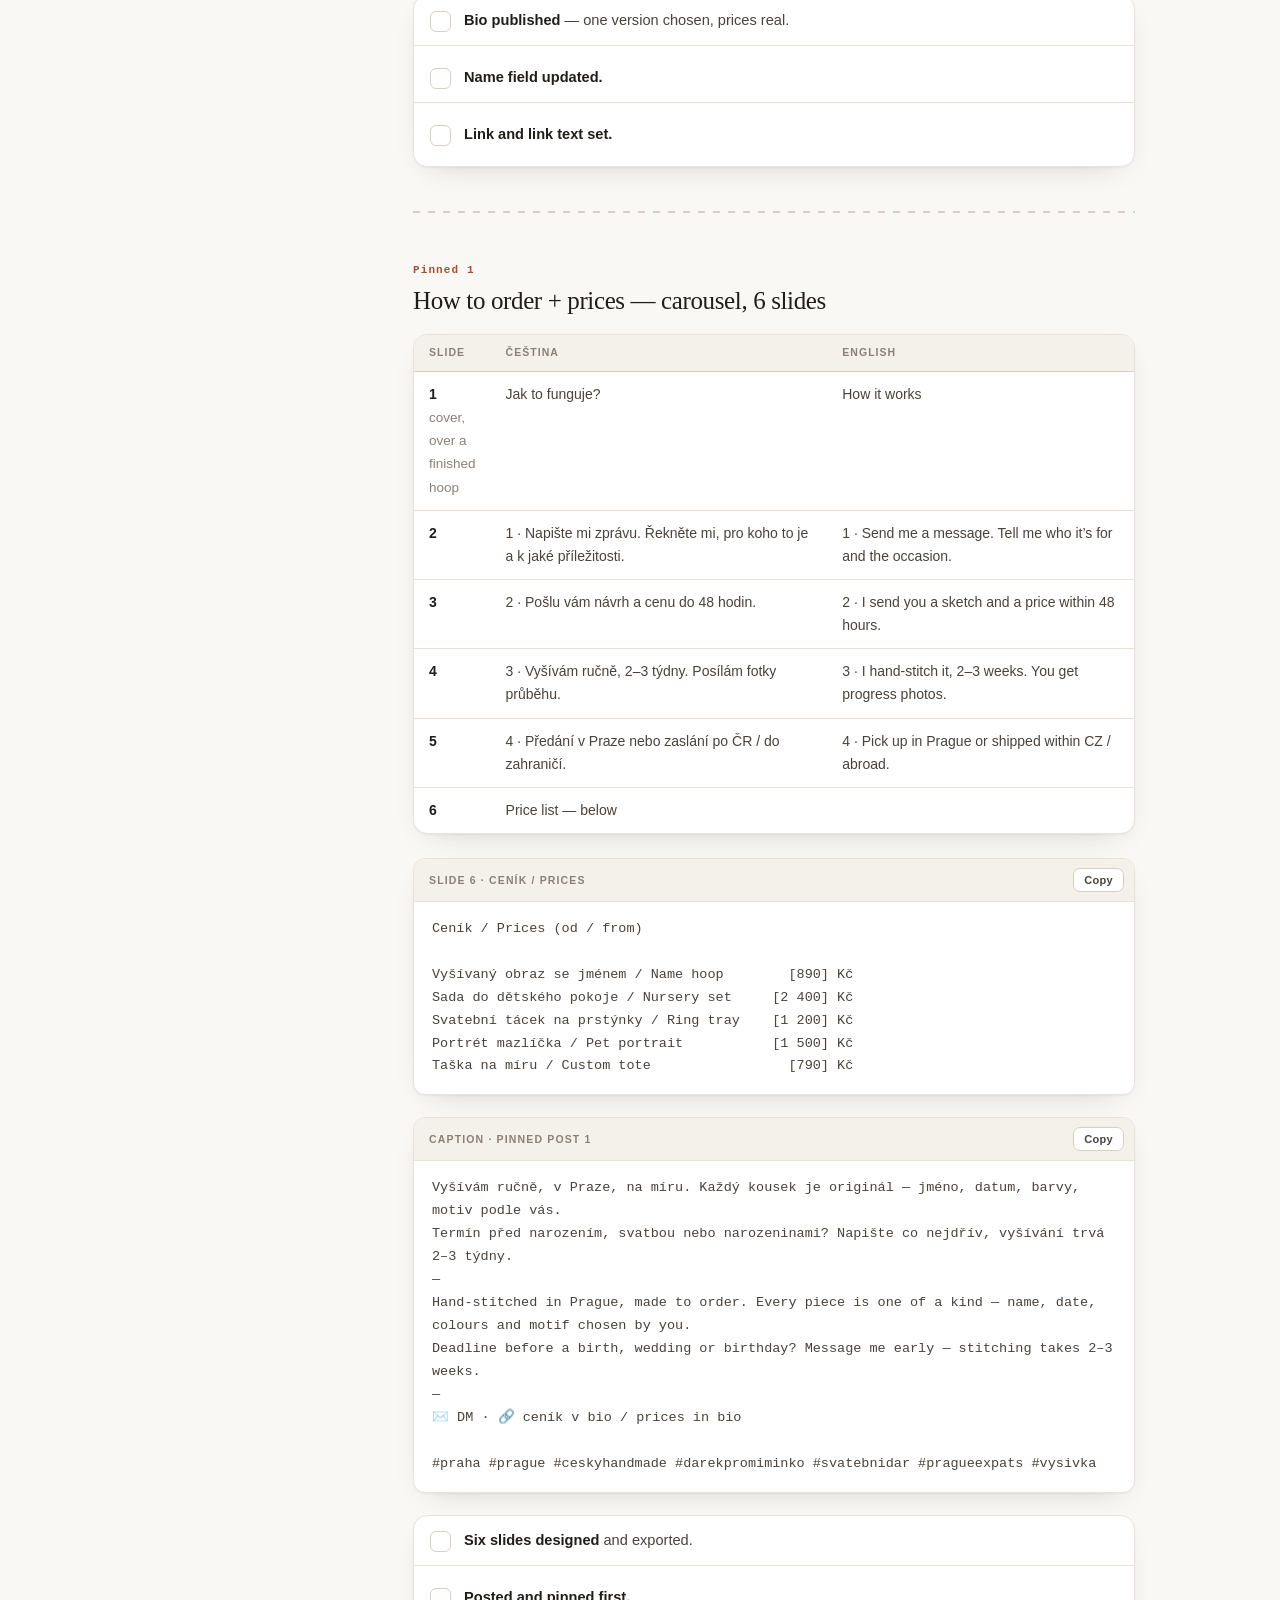
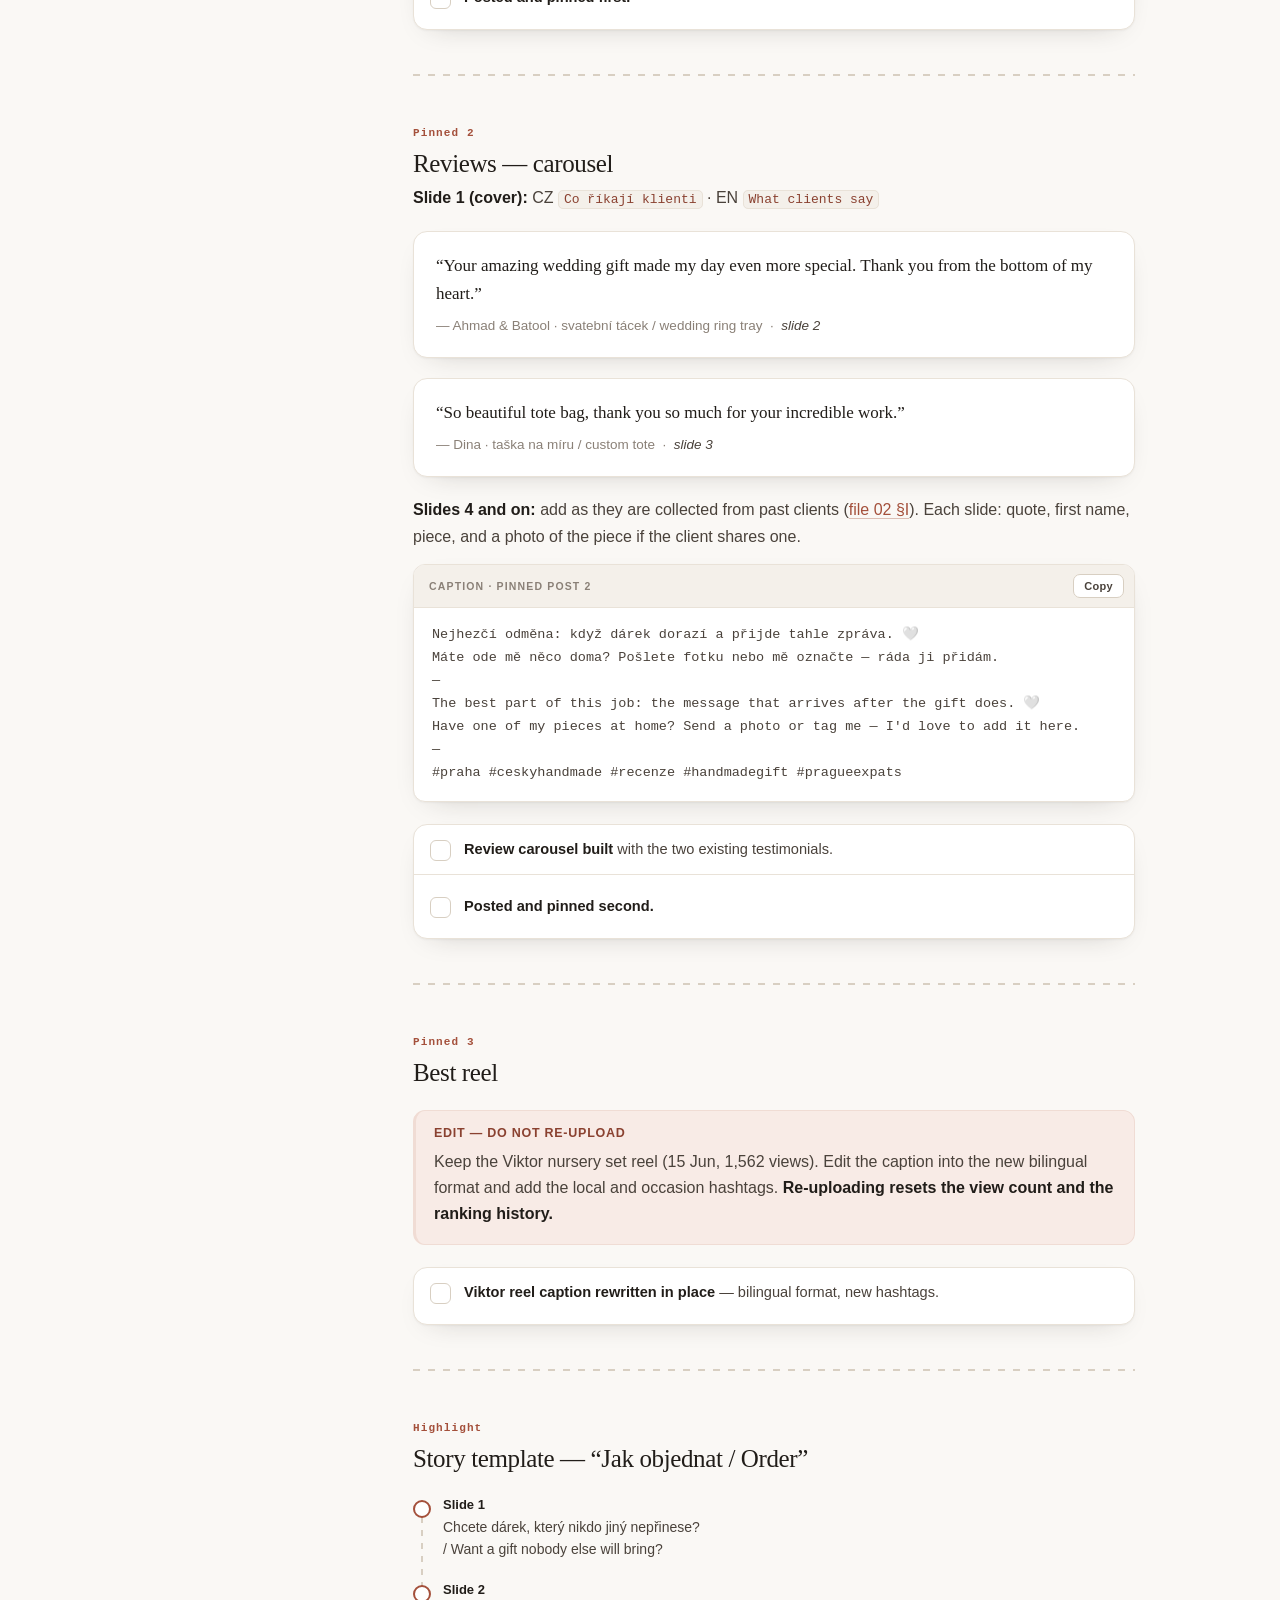
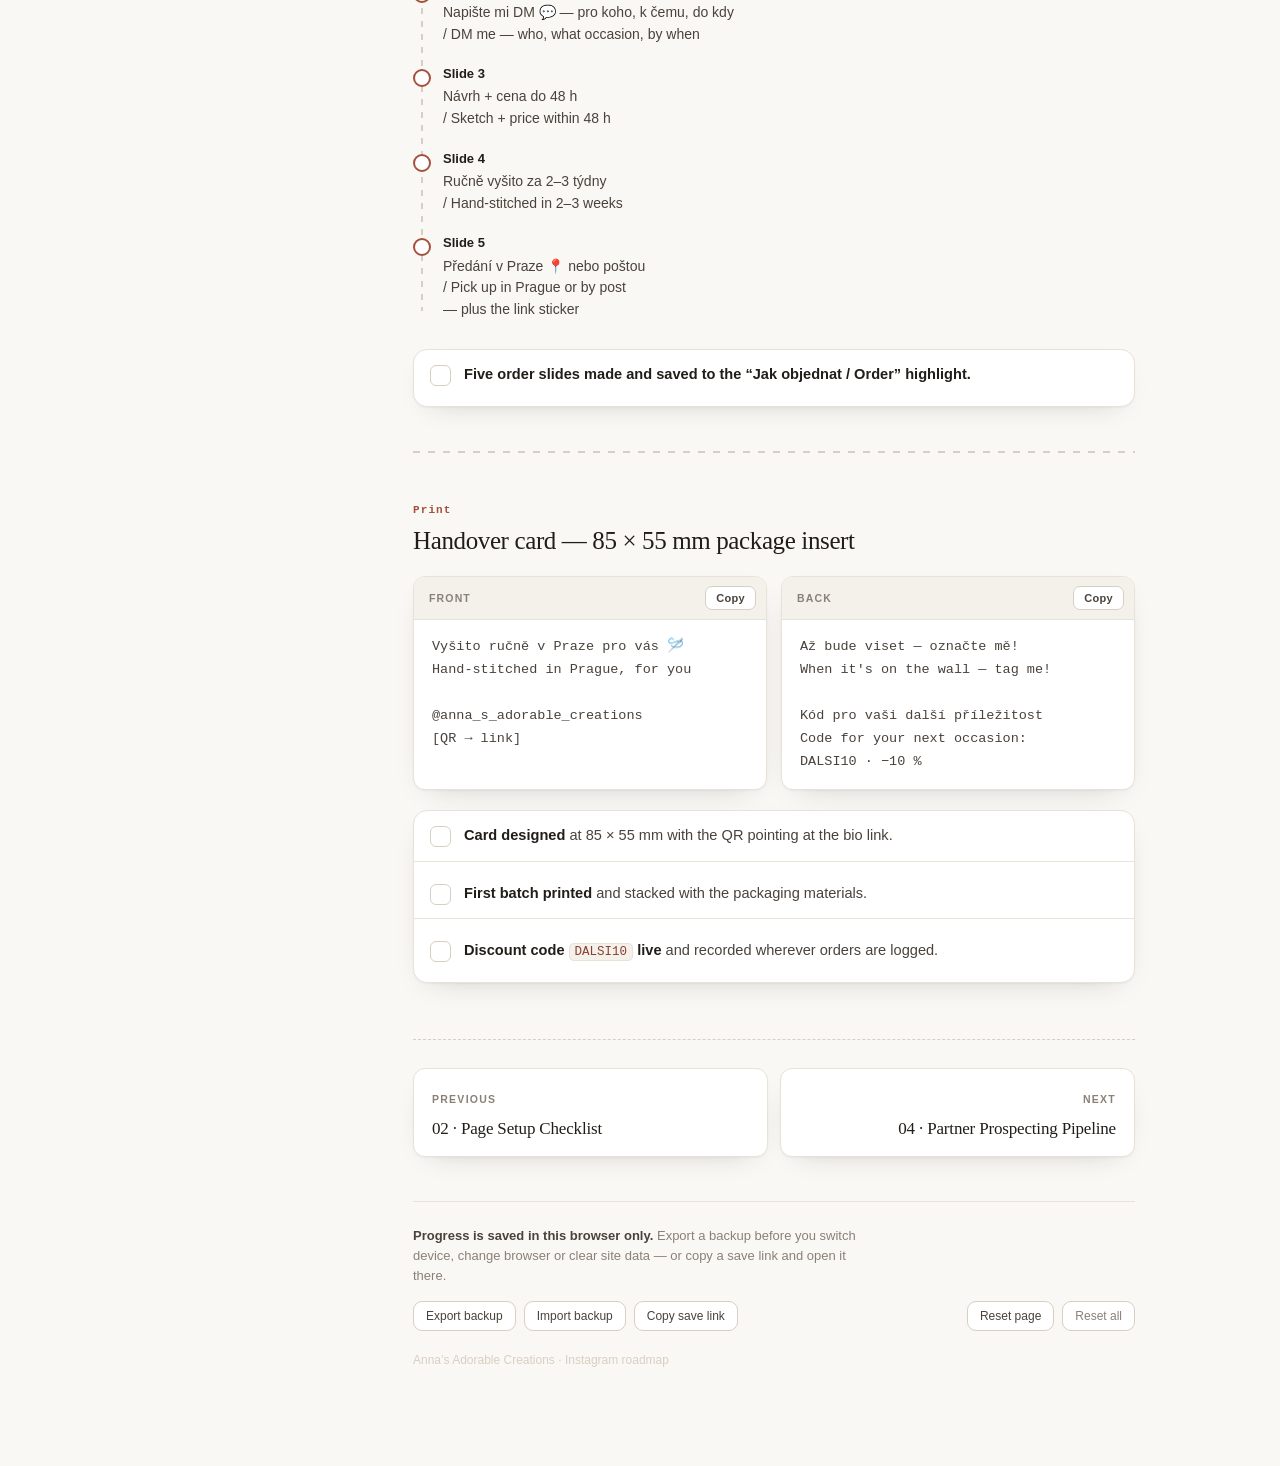
<file: 03-copy.html>
<!doctype html>
<html lang="en">
<head>
<meta charset="utf-8">
<meta name="viewport" content="width=device-width, initial-scale=1">
<meta name="robots" content="noindex, nofollow">
<title>03 · Bio and Pinned-Post Copy — Anna's Adorable Creations</title>
<link rel="stylesheet" href="assets/style.css">
</head>
<body data-page="03">
<div class="shell">

<aside class="side">
  <a class="brand" href="01-strategy.html">
    <span class="mark">🪡</span>
    <span class="btxt"><b>Anna's Adorable Creations</b><span>Instagram roadmap · Praha</span></span>
  </a>
  <p class="eyebrow">The five files</p>
  <ul class="nav">
    <li><a href="01-strategy.html" data-page="01"><span class="n">01</span><span class="t">The Plan<em>Why, who, in what order</em></span><span class="done"></span></a></li>
    <li><a href="02-page-setup.html" data-page="02"><span class="n">02</span><span class="t">Page Setup<em>The main checklist</em></span><span class="done"></span></a></li>
    <li><a href="03-copy.html" data-page="03" aria-current="page"><span class="n">03</span><span class="t">Bio &amp; Post Copy<em>Ready to paste, CZ/EN</em></span><span class="done"></span></a></li>
    <li><a href="04-partners.html" data-page="04"><span class="n">04</span><span class="t">Partner Pipeline<em>Find the buyers</em></span><span class="done"></span></a></li>
    <li><a href="05-legal.html" data-page="05"><span class="n">05</span><span class="t">Tax &amp; Legal<em>Do this first</em></span><span class="done"></span></a></li>
  </ul>
  <div class="side-foot">
    <p>Ticks are saved in this browser as you go. Backup, restore and save-link controls are at the foot of the page.</p>
  </div>
</aside>

<main>
  <div class="progress">
    <div class="wrap">
      <span class="label">Published</span>
      <span class="bar"><i></i></span>
      <span class="count">0 / 0 · 0%</span>
    </div>
  </div>

  <div class="wrap">

    <header class="pagehead">
      <span class="kicker">File 03 · Copy &amp; paste</span>
      <h1>Bio and Pinned-Post Copy</h1>
      <p class="lede">Everything here is ready to publish. Every block has a copy button.</p>
    </header>

    <div class="callout warn">
      <span class="ct">Two things before you publish</span>
      <p><strong>Prices are placeholders.</strong> Replace <code>[890]</code> and the rest with real figures first.<br>
      <strong>Have a native speaker read the Czech once</strong> for tone. It is written to be natural, but Anna knows her own voice.</p>
    </div>

    <ul class="checklist">
      <li><label class="check"><input type="checkbox" data-k="03-p1"><span class="box"></span><span class="txt"><strong>Real prices filled in</strong> everywhere <code>[…]</code> appears.</span></label></li>
      <li><label class="check"><input type="checkbox" data-k="03-p2"><span class="box"></span><span class="txt"><strong>Czech read aloud by a native speaker</strong> and adjusted to Anna’s voice.</span></label></li>
    </ul>

    <hr class="stitch">

    <h2 id="bio"><span class="num">Profile</span>Bio — 150 characters maximum</h2>

    <h3>Version A — occasion-led <span class="rec">Recommended</span></h3>
    <div class="copyblock">
      <div class="cb-head"><span class="cb-title">Bio · A</span><button class="btn-copy">Copy</button></div>
<pre>🎁 Vyšívané dárky na míru: miminka · svatby · mazlíčci
🇬🇧 Custom embroidered gifts · Prague
✉️ Objednávky přes DM · od [890] Kč</pre>
    </div>

    <h3>Version B — expat-forward</h3>
    <div class="copyblock">
      <div class="cb-head"><span class="cb-title">Bio · B</span><button class="btn-copy">Copy</button></div>
<pre>Personalised hand-embroidered gifts · Prague 🪡
Births, weddings, pets · CZ/EN
DM to order · from [890] Kč / [€36]</pre>
    </div>

    <h3>Version C — shortest</h3>
    <div class="copyblock">
      <div class="cb-head"><span class="cb-title">Bio · C</span><button class="btn-copy">Copy</button></div>
<pre>Dárky s příběhem, vyšité ručně v Praze 🪡
Custom embroidered gifts · Prague · CZ/EN
👇 Ceník &amp; objednávka</pre>
    </div>

    <div class="grid2">
      <div class="card">
        <h4 style="margin-top:0">Name field</h4>
        <p class="small" style="margin-bottom:8px">Searchable separately from the handle — use it.</p>
        <p style="margin-bottom:0"><code>Anna · Vyšívané dárky Praha</code><br><code>Anna · Embroidered Gifts Prague</code></p>
      </div>
      <div class="card">
        <h4 style="margin-top:0">Link text</h4>
        <p class="small" style="margin-bottom:8px">If using Linktree.</p>
        <p style="margin-bottom:0"><code>Ceník &amp; objednávka / Prices &amp; order</code></p>
      </div>
    </div>

    <ul class="checklist">
      <li><label class="check"><input type="checkbox" data-k="03-b1"><span class="box"></span><span class="txt"><strong>Bio published</strong> — one version chosen, prices real.</span></label></li>
      <li><label class="check"><input type="checkbox" data-k="03-b2"><span class="box"></span><span class="txt"><strong>Name field updated.</strong></span></label></li>
      <li><label class="check"><input type="checkbox" data-k="03-b3"><span class="box"></span><span class="txt"><strong>Link and link text set.</strong></span></label></li>
    </ul>

    <hr class="stitch">

    <h2 id="pin1"><span class="num">Pinned 1</span>How to order + prices — carousel, 6 slides</h2>

    <div class="tblwrap">
      <table>
        <thead><tr><th style="width:76px">Slide</th><th>Čeština</th><th>English</th></tr></thead>
        <tbody>
          <tr><td><strong>1</strong><br><span class="small">cover, over a finished hoop</span></td><td>Jak to funguje?</td><td>How it works</td></tr>
          <tr><td><strong>2</strong></td><td>1 · Napište mi zprávu. Řekněte mi, pro koho to je a k jaké příležitosti.</td><td>1 · Send me a message. Tell me who it’s for and the occasion.</td></tr>
          <tr><td><strong>3</strong></td><td>2 · Pošlu vám návrh a cenu do 48 hodin.</td><td>2 · I send you a sketch and a price within 48 hours.</td></tr>
          <tr><td><strong>4</strong></td><td>3 · Vyšívám ručně, 2–3 týdny. Posílám fotky průběhu.</td><td>3 · I hand-stitch it, 2–3 weeks. You get progress photos.</td></tr>
          <tr><td><strong>5</strong></td><td>4 · Předání v Praze nebo zaslání po ČR / do zahraničí.</td><td>4 · Pick up in Prague or shipped within CZ / abroad.</td></tr>
          <tr><td><strong>6</strong></td><td colspan="2">Price list — below</td></tr>
        </tbody>
      </table>
    </div>

    <div class="copyblock">
      <div class="cb-head"><span class="cb-title">Slide 6 · Ceník / Prices</span><button class="btn-copy">Copy</button></div>
<pre>Ceník / Prices (od / from)

Vyšívaný obraz se jménem / Name hoop        [890] Kč
Sada do dětského pokoje / Nursery set     [2 400] Kč
Svatební tácek na prstýnky / Ring tray    [1 200] Kč
Portrét mazlíčka / Pet portrait           [1 500] Kč
Taška na míru / Custom tote                 [790] Kč</pre>
    </div>

    <div class="copyblock">
      <div class="cb-head"><span class="cb-title">Caption · pinned post 1</span><button class="btn-copy">Copy</button></div>
<pre>Vyšívám ručně, v Praze, na míru. Každý kousek je originál — jméno, datum, barvy, motiv podle vás.
Termín před narozením, svatbou nebo narozeninami? Napište co nejdřív, vyšívání trvá 2–3 týdny.
—
Hand-stitched in Prague, made to order. Every piece is one of a kind — name, date, colours and motif chosen by you.
Deadline before a birth, wedding or birthday? Message me early — stitching takes 2–3 weeks.
—
✉️ DM · 🔗 ceník v bio / prices in bio

#praha #prague #ceskyhandmade #darekpromiminko #svatebnidar #pragueexpats #vysivka</pre>
    </div>

    <ul class="checklist">
      <li><label class="check"><input type="checkbox" data-k="03-c1"><span class="box"></span><span class="txt"><strong>Six slides designed</strong> and exported.</span></label></li>
      <li><label class="check"><input type="checkbox" data-k="03-c2"><span class="box"></span><span class="txt"><strong>Posted and pinned first.</strong></span></label></li>
    </ul>

    <hr class="stitch">

    <h2 id="pin2"><span class="num">Pinned 2</span>Reviews — carousel</h2>
    <p><strong>Slide 1 (cover):</strong> CZ <code>Co říkají klienti</code> · EN <code>What clients say</code></p>

    <div class="card">
      <p style="font:400 17px/1.6 var(--serif);color:var(--ink);margin-bottom:8px">“Your amazing wedding gift made my day even more special. Thank you from the bottom of my heart.”</p>
      <p class="small" style="margin-bottom:0">— Ahmad &amp; Batool · svatební tácek / wedding ring tray &nbsp;·&nbsp; <em>slide 2</em></p>
    </div>

    <div class="card">
      <p style="font:400 17px/1.6 var(--serif);color:var(--ink);margin-bottom:8px">“So beautiful tote bag, thank you so much for your incredible work.”</p>
      <p class="small" style="margin-bottom:0">— Dina · taška na míru / custom tote &nbsp;·&nbsp; <em>slide 3</em></p>
    </div>

    <p><strong>Slides 4 and on:</strong> add as they are collected from past clients (<a href="02-page-setup.html#existing">file 02 §I</a>). Each slide: quote, first name, piece, and a photo of the piece if the client shares one.</p>

    <div class="copyblock">
      <div class="cb-head"><span class="cb-title">Caption · pinned post 2</span><button class="btn-copy">Copy</button></div>
<pre>Nejhezčí odměna: když dárek dorazí a přijde tahle zpráva. 🤍
Máte ode mě něco doma? Pošlete fotku nebo mě označte — ráda ji přidám.
—
The best part of this job: the message that arrives after the gift does. 🤍
Have one of my pieces at home? Send a photo or tag me — I'd love to add it here.
—
#praha #ceskyhandmade #recenze #handmadegift #pragueexpats</pre>
    </div>

    <ul class="checklist">
      <li><label class="check"><input type="checkbox" data-k="03-r1"><span class="box"></span><span class="txt"><strong>Review carousel built</strong> with the two existing testimonials.</span></label></li>
      <li><label class="check"><input type="checkbox" data-k="03-r2"><span class="box"></span><span class="txt"><strong>Posted and pinned second.</strong></span></label></li>
    </ul>

    <hr class="stitch">

    <h2 id="pin3"><span class="num">Pinned 3</span>Best reel</h2>
    <div class="callout stop">
      <span class="ct">Edit — do not re-upload</span>
      <p>Keep the Viktor nursery set reel (15 Jun, 1,562 views). Edit the caption into the new bilingual format and add the local and occasion hashtags. <strong>Re-uploading resets the view count and the ranking history.</strong></p>
    </div>
    <ul class="checklist">
      <li><label class="check"><input type="checkbox" data-k="03-v1"><span class="box"></span><span class="txt"><strong>Viktor reel caption rewritten in place</strong> — bilingual format, new hashtags.</span></label></li>
    </ul>

    <hr class="stitch">

    <h2 id="story"><span class="num">Highlight</span>Story template — “Jak objednat / Order”</h2>
    <ol class="timeline">
      <li><b>Slide 1</b><span>Chcete dárek, který nikdo jiný nepřinese? <span class="small">/ Want a gift nobody else will bring?</span></span></li>
      <li><b>Slide 2</b><span>Napište mi DM 💬 — pro koho, k čemu, do kdy <span class="small">/ DM me — who, what occasion, by when</span></span></li>
      <li><b>Slide 3</b><span>Návrh + cena do 48 h <span class="small">/ Sketch + price within 48 h</span></span></li>
      <li><b>Slide 4</b><span>Ručně vyšito za 2–3 týdny <span class="small">/ Hand-stitched in 2–3 weeks</span></span></li>
      <li><b>Slide 5</b><span>Předání v Praze 📍 nebo poštou <span class="small">/ Pick up in Prague or by post</span> — plus the link sticker</span></li>
    </ol>
    <ul class="checklist">
      <li><label class="check"><input type="checkbox" data-k="03-s1"><span class="box"></span><span class="txt"><strong>Five order slides made and saved to the “Jak objednat / Order” highlight.</strong></span></label></li>
    </ul>

    <hr class="stitch">

    <h2 id="card"><span class="num">Print</span>Handover card — 85 × 55 mm package insert</h2>

    <div class="grid2">
      <div class="copyblock" style="margin:0">
        <div class="cb-head"><span class="cb-title">Front</span><button class="btn-copy">Copy</button></div>
<pre>Vyšito ručně v Praze pro vás 🪡
Hand-stitched in Prague, for you

@anna_s_adorable_creations
[QR → link]</pre>
      </div>
      <div class="copyblock" style="margin:0">
        <div class="cb-head"><span class="cb-title">Back</span><button class="btn-copy">Copy</button></div>
<pre>Až bude viset — označte mě!
When it's on the wall — tag me!

Kód pro vaši další příležitost
Code for your next occasion:
DALSI10 · −10 %</pre>
      </div>
    </div>

    <ul class="checklist">
      <li><label class="check"><input type="checkbox" data-k="03-h1"><span class="box"></span><span class="txt"><strong>Card designed</strong> at 85 × 55 mm with the QR pointing at the bio link.</span></label></li>
      <li><label class="check"><input type="checkbox" data-k="03-h2"><span class="box"></span><span class="txt"><strong>First batch printed</strong> and stacked with the packaging materials.</span></label></li>
      <li><label class="check"><input type="checkbox" data-k="03-h3"><span class="box"></span><span class="txt"><strong>Discount code <code>DALSI10</code> live</strong> and recorded wherever orders are logged.</span></label></li>
    </ul>

    <nav class="pagenav">
      <a href="02-page-setup.html"><span class="dir">Previous</span><span class="ttl">02 · Page Setup Checklist</span></a>
      <a class="next" href="04-partners.html"><span class="dir">Next</span><span class="ttl">04 · Partner Prospecting Pipeline</span></a>
    </nav>

    <footer class="foot">
      <p class="foot-note"><strong>Progress is saved in this browser only.</strong> Export a backup before you switch device, change browser or clear site data — or copy a save link and open it there.</p>
      <div class="foot-btns">
        <button class="btn-ghost" data-export>Export backup</button>
        <button class="btn-ghost" data-import>Import backup</button>
        <button class="btn-ghost" data-savelink>Copy save link</button>
        <span class="foot-sep"></span>
        <button class="btn-ghost" data-reset="page">Reset page</button>
        <button class="btn-ghost danger" data-reset="all">Reset all</button>
      </div>
      <input type="file" accept=".json,application/json" hidden data-importfile>
      <p class="foot-sig">Anna’s Adorable Creations · Instagram roadmap</p>
    </footer>

  </div>
</main>
</div>
<script src="assets/keys.js"></script>
<script src="assets/app.js"></script>
</body>
</html>
</file>
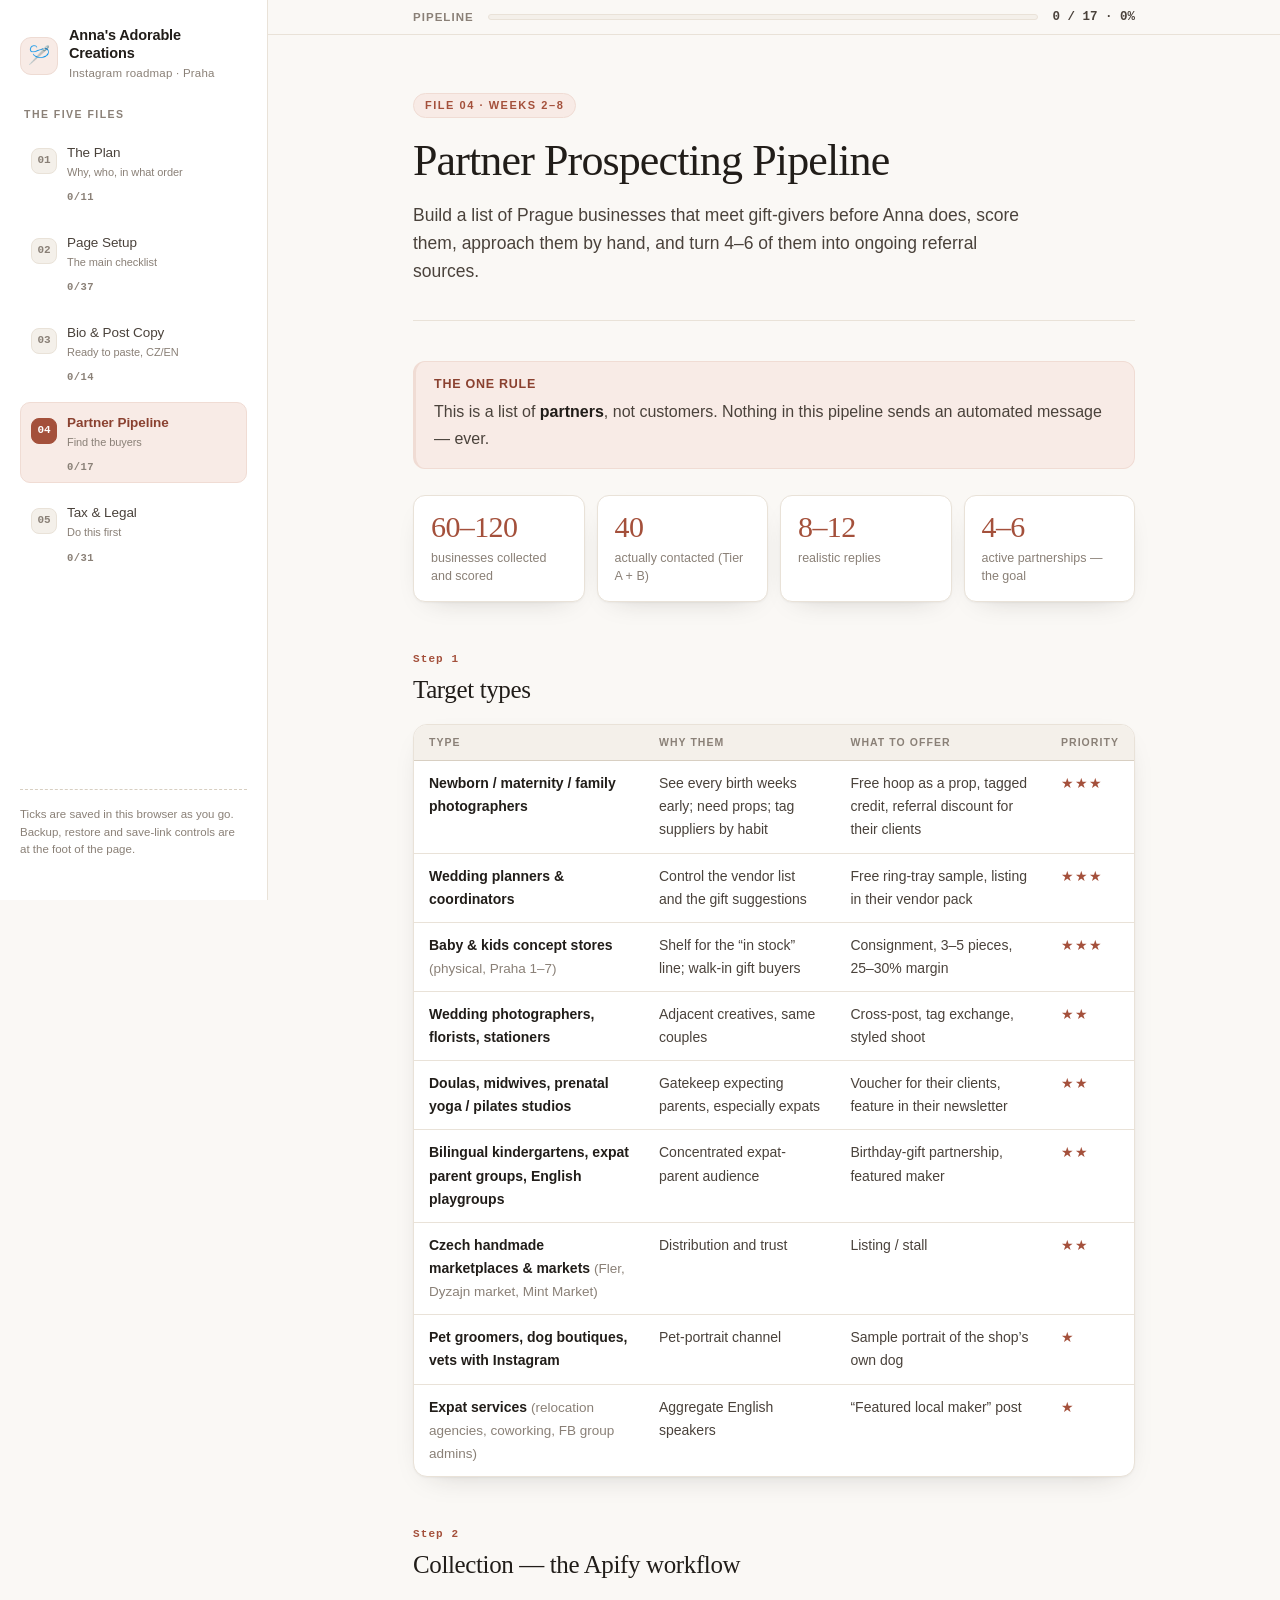
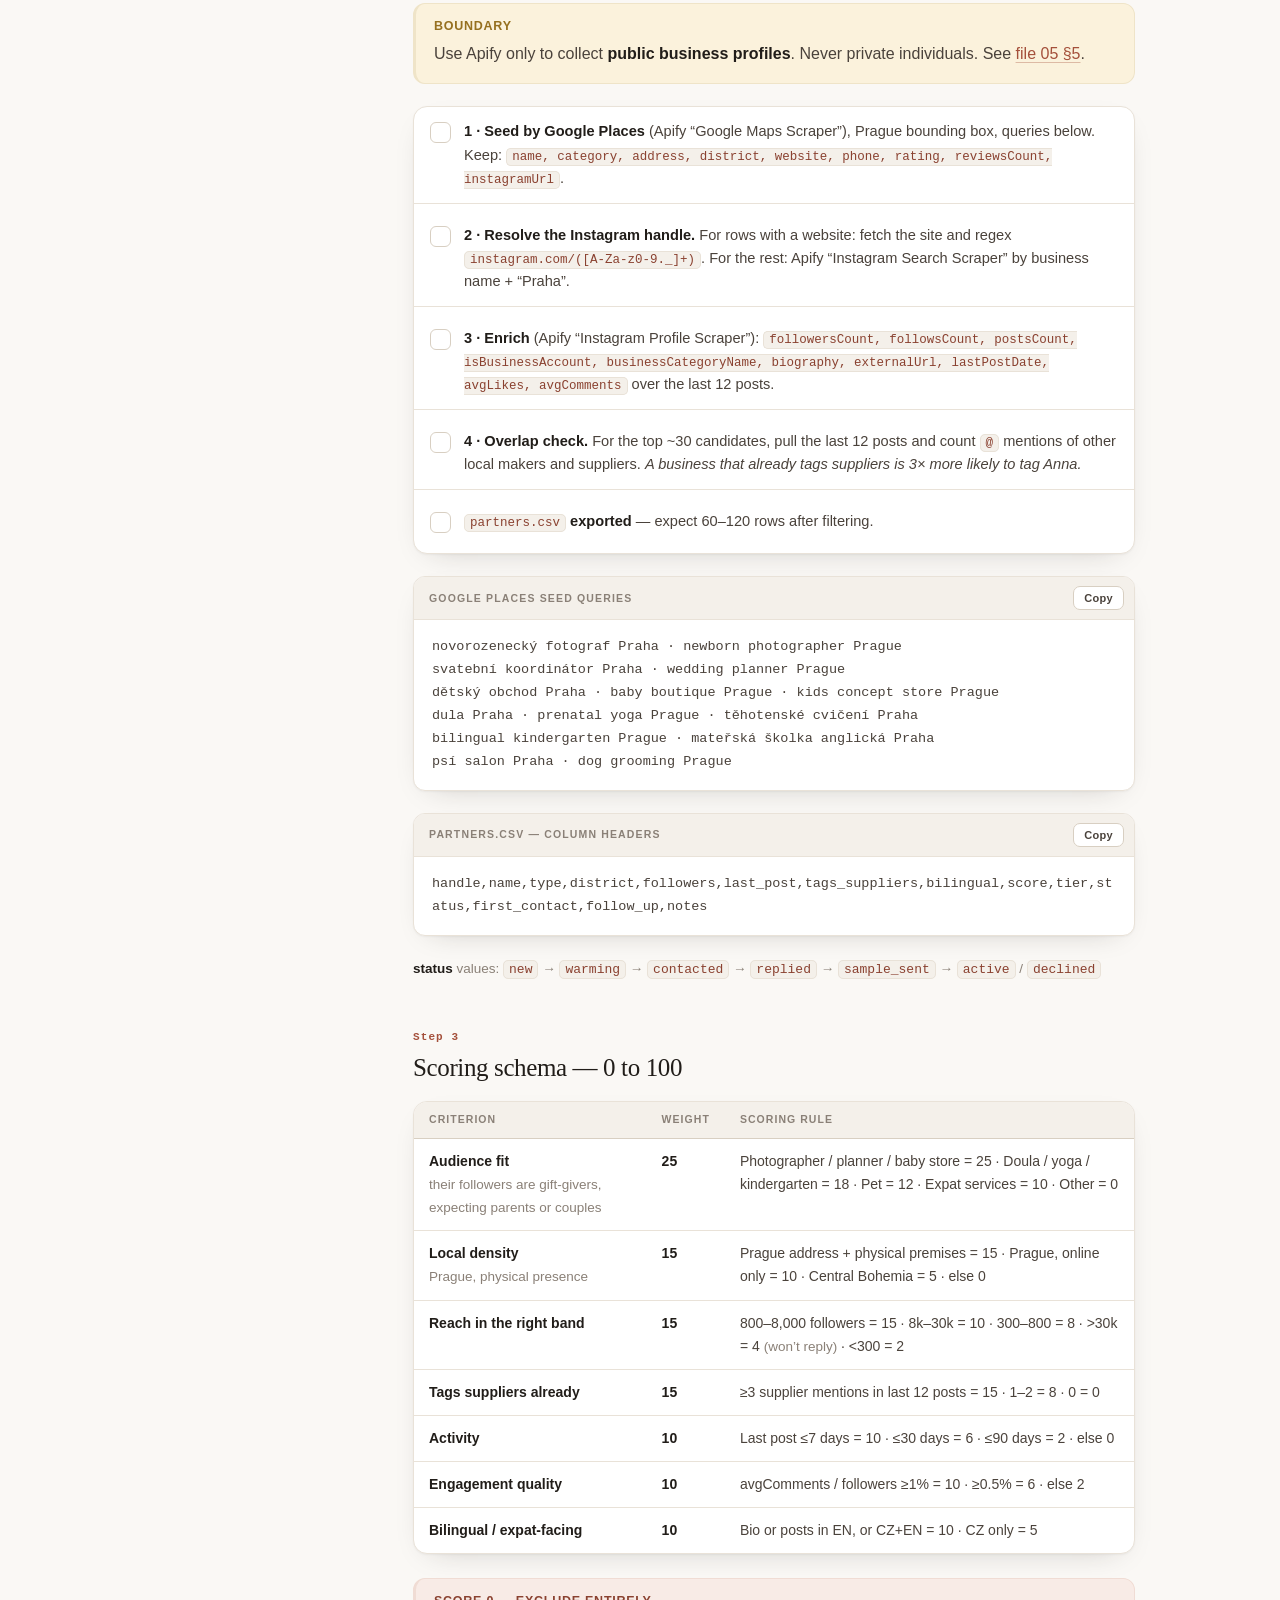
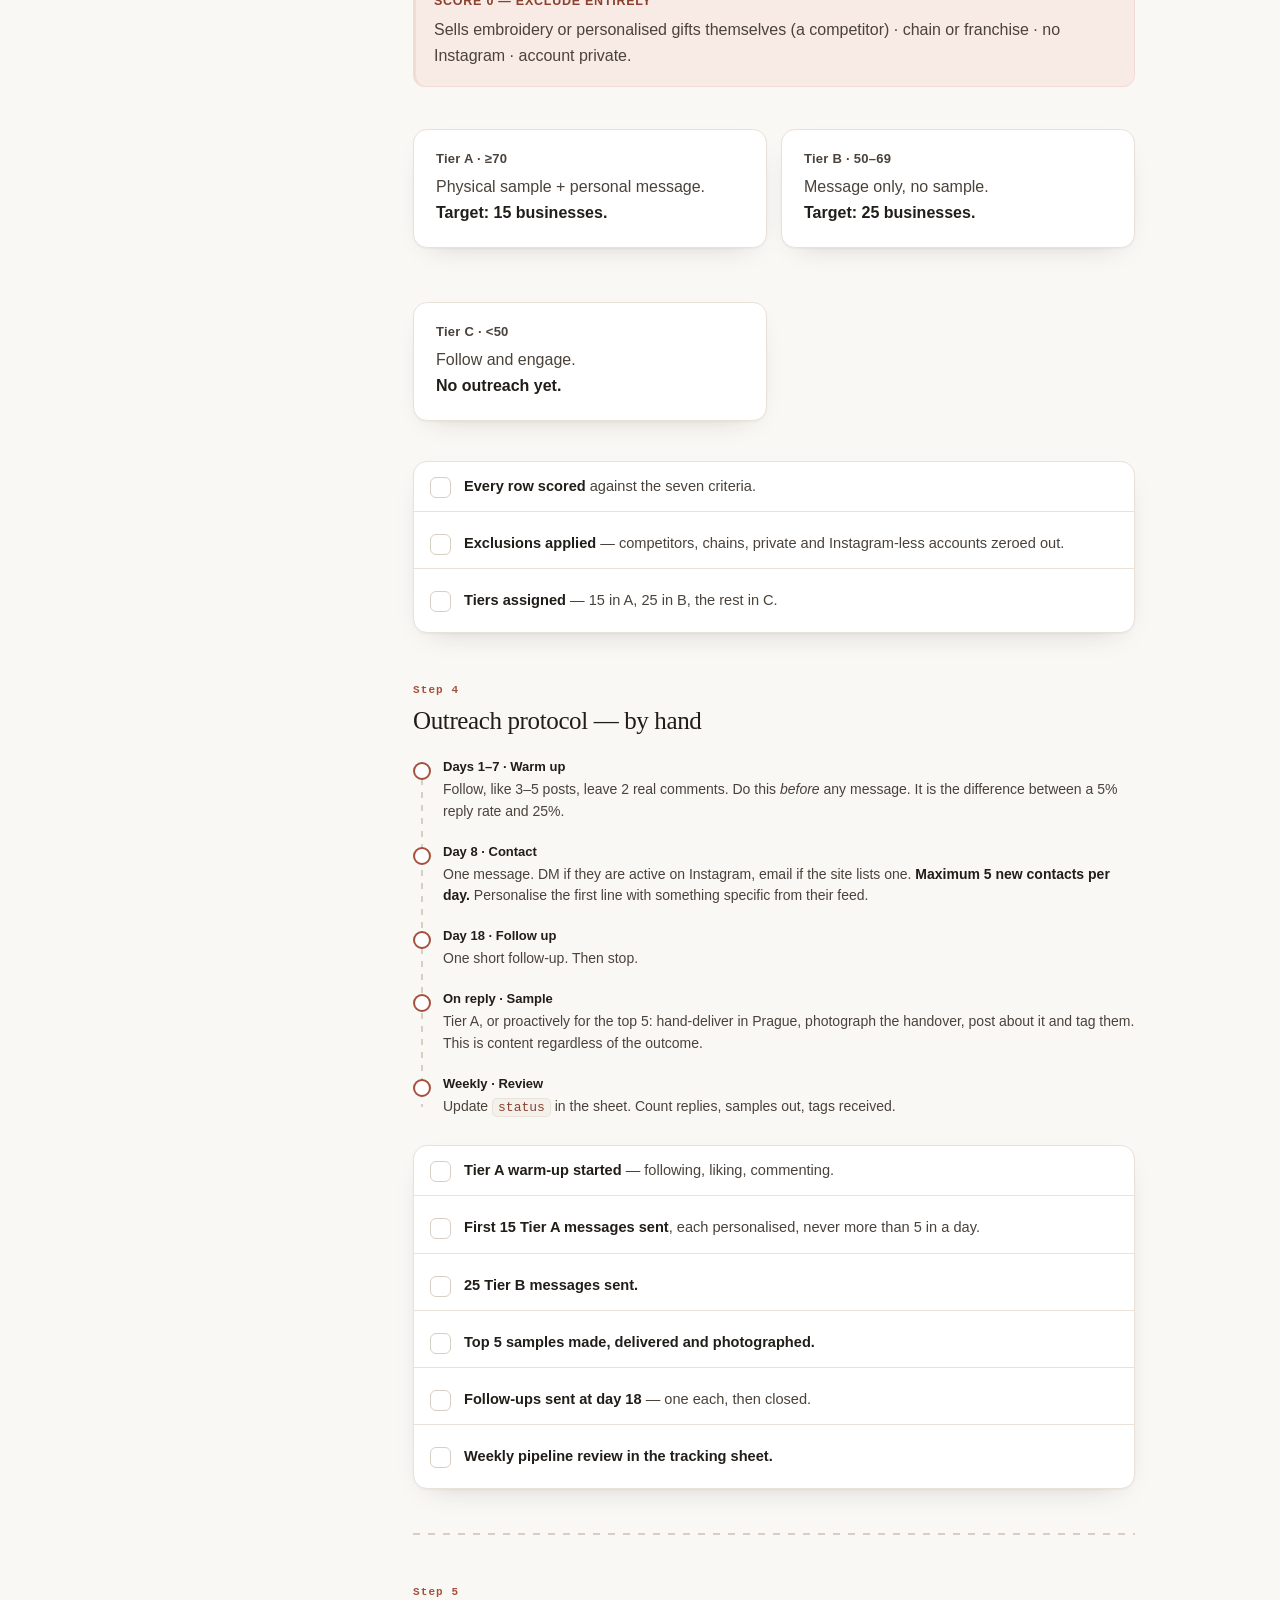
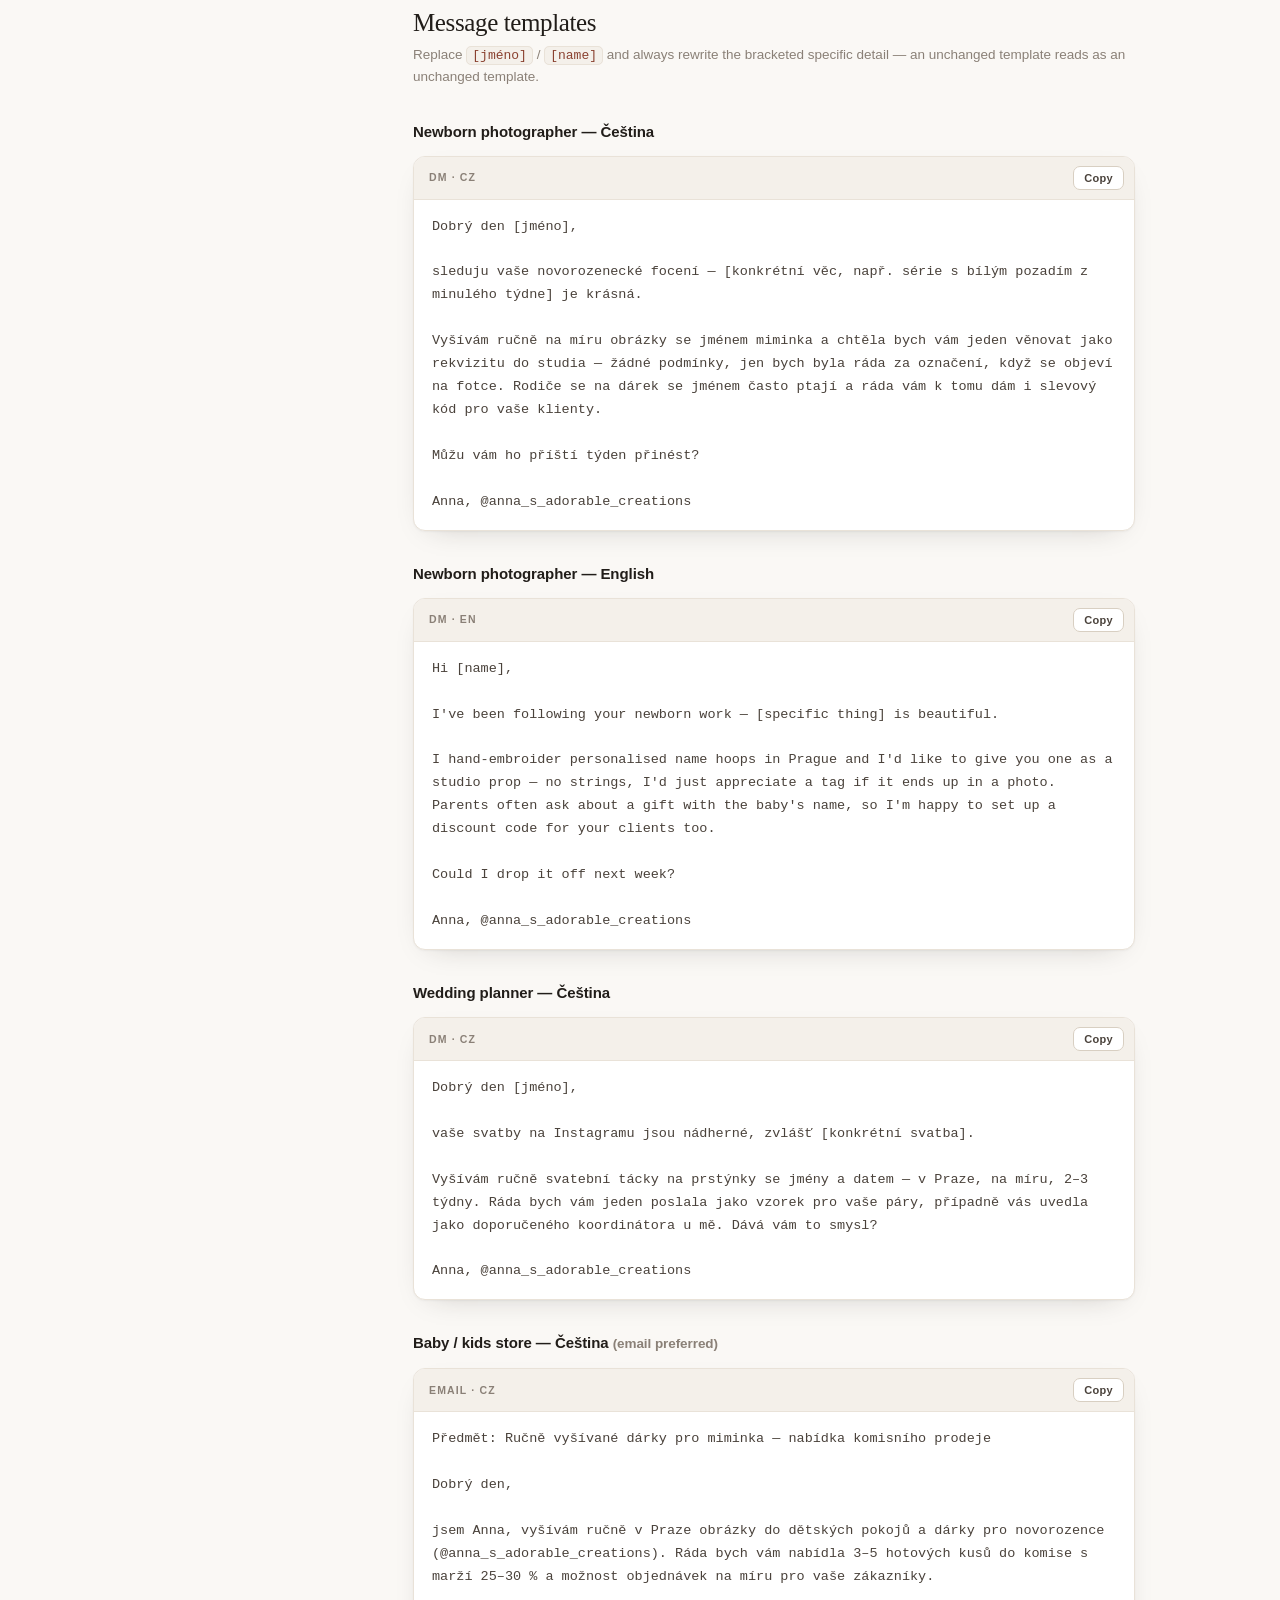
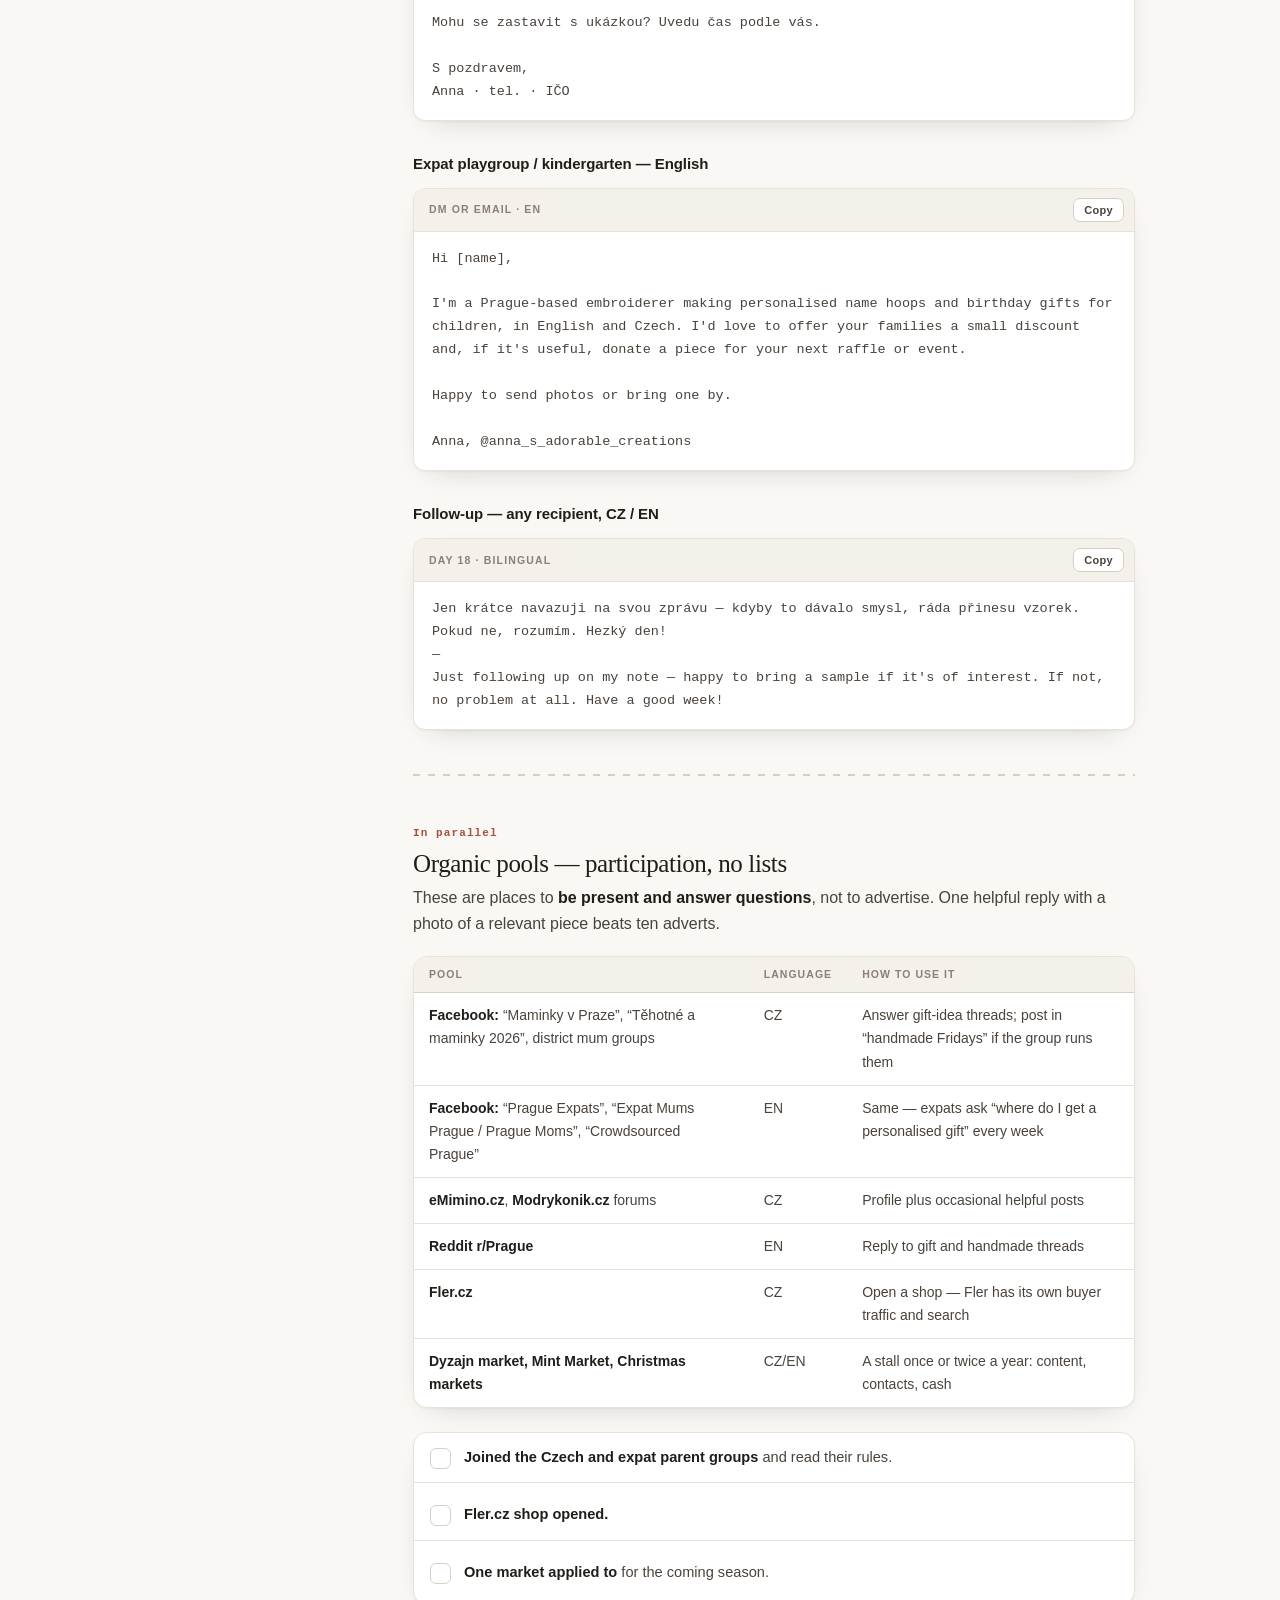
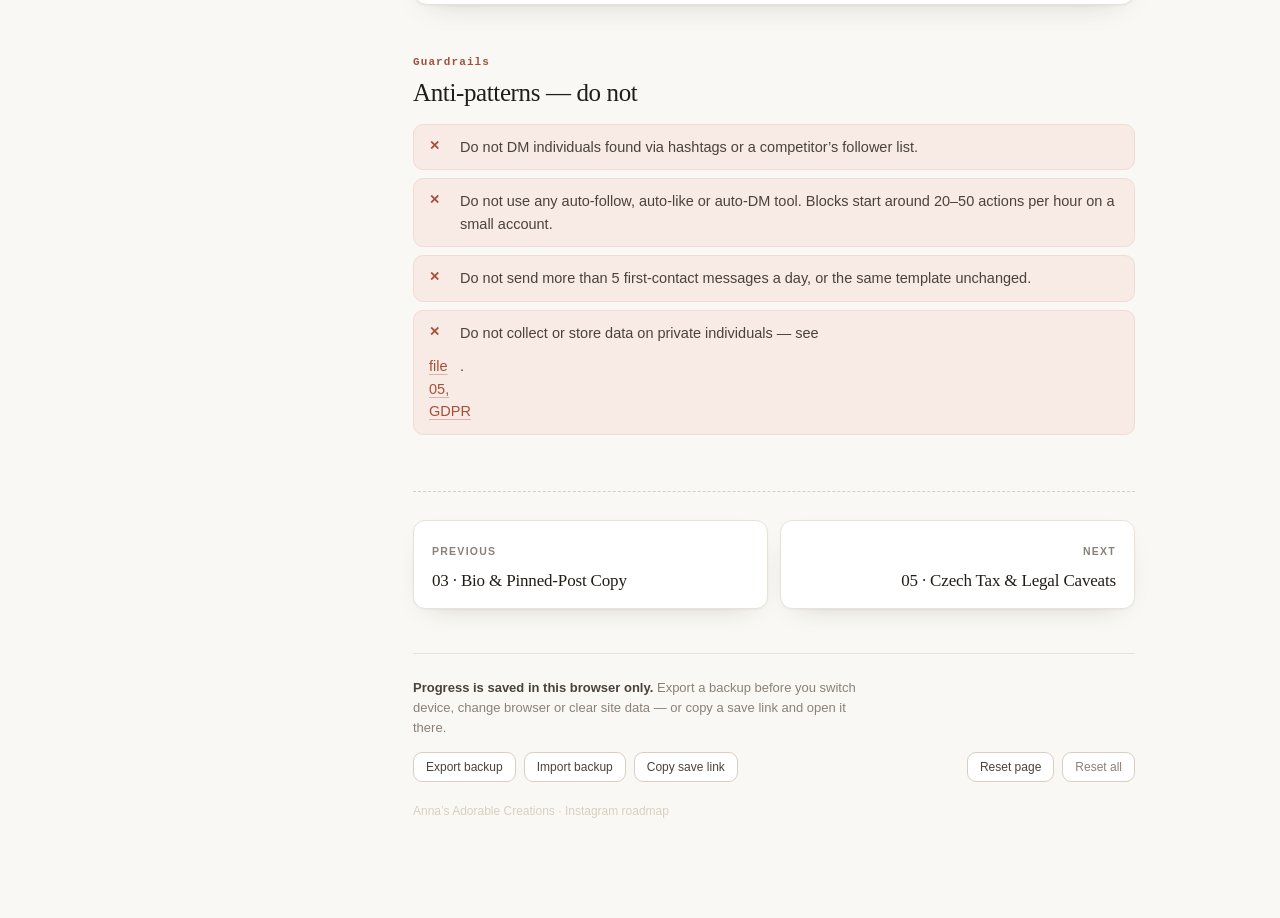
<file: 04-partners.html>
<!doctype html>
<html lang="en">
<head>
<meta charset="utf-8">
<meta name="viewport" content="width=device-width, initial-scale=1">
<meta name="robots" content="noindex, nofollow">
<title>04 · Partner Prospecting Pipeline — Anna's Adorable Creations</title>
<link rel="stylesheet" href="assets/style.css">
</head>
<body data-page="04">
<div class="shell">

<aside class="side">
  <a class="brand" href="01-strategy.html">
    <span class="mark">🪡</span>
    <span class="btxt"><b>Anna's Adorable Creations</b><span>Instagram roadmap · Praha</span></span>
  </a>
  <p class="eyebrow">The five files</p>
  <ul class="nav">
    <li><a href="01-strategy.html" data-page="01"><span class="n">01</span><span class="t">The Plan<em>Why, who, in what order</em></span><span class="done"></span></a></li>
    <li><a href="02-page-setup.html" data-page="02"><span class="n">02</span><span class="t">Page Setup<em>The main checklist</em></span><span class="done"></span></a></li>
    <li><a href="03-copy.html" data-page="03"><span class="n">03</span><span class="t">Bio &amp; Post Copy<em>Ready to paste, CZ/EN</em></span><span class="done"></span></a></li>
    <li><a href="04-partners.html" data-page="04" aria-current="page"><span class="n">04</span><span class="t">Partner Pipeline<em>Find the buyers</em></span><span class="done"></span></a></li>
    <li><a href="05-legal.html" data-page="05"><span class="n">05</span><span class="t">Tax &amp; Legal<em>Do this first</em></span><span class="done"></span></a></li>
  </ul>
  <div class="side-foot">
    <p>Ticks are saved in this browser as you go. Backup, restore and save-link controls are at the foot of the page.</p>
  </div>
</aside>

<main>
  <div class="progress">
    <div class="wrap">
      <span class="label">Pipeline</span>
      <span class="bar"><i></i></span>
      <span class="count">0 / 0 · 0%</span>
    </div>
  </div>

  <div class="wrap">

    <header class="pagehead">
      <span class="kicker">File 04 · Weeks 2–8</span>
      <h1>Partner Prospecting Pipeline</h1>
      <p class="lede">Build a list of Prague businesses that meet gift-givers before Anna does, score them, approach them by hand, and turn 4–6 of them into ongoing referral sources.</p>
    </header>

    <div class="callout stop">
      <span class="ct">The one rule</span>
      <p>This is a list of <strong>partners</strong>, not customers. Nothing in this pipeline sends an automated message — ever.</p>
    </div>

    <div class="stats">
      <div class="stat"><b>60–120</b><span>businesses collected and scored</span></div>
      <div class="stat"><b>40</b><span>actually contacted (Tier A + B)</span></div>
      <div class="stat"><b>8–12</b><span>realistic replies</span></div>
      <div class="stat"><b>4–6</b><span>active partnerships — the goal</span></div>
    </div>

    <h2 id="targets"><span class="num">Step 1</span>Target types</h2>
    <div class="tblwrap">
      <table>
        <thead><tr><th>Type</th><th>Why them</th><th>What to offer</th><th>Priority</th></tr></thead>
        <tbody>
          <tr><td><strong>Newborn / maternity / family photographers</strong></td><td>See every birth weeks early; need props; tag suppliers by habit</td><td>Free hoop as a prop, tagged credit, referral discount for their clients</td><td class="stars">★★★</td></tr>
          <tr><td><strong>Wedding planners &amp; coordinators</strong></td><td>Control the vendor list and the gift suggestions</td><td>Free ring-tray sample, listing in their vendor pack</td><td class="stars">★★★</td></tr>
          <tr><td><strong>Baby &amp; kids concept stores</strong> <span class="small">(physical, Praha 1–7)</span></td><td>Shelf for the “in stock” line; walk-in gift buyers</td><td>Consignment, 3–5 pieces, 25–30% margin</td><td class="stars">★★★</td></tr>
          <tr><td><strong>Wedding photographers, florists, stationers</strong></td><td>Adjacent creatives, same couples</td><td>Cross-post, tag exchange, styled shoot</td><td class="stars">★★</td></tr>
          <tr><td><strong>Doulas, midwives, prenatal yoga / pilates studios</strong></td><td>Gatekeep expecting parents, especially expats</td><td>Voucher for their clients, feature in their newsletter</td><td class="stars">★★</td></tr>
          <tr><td><strong>Bilingual kindergartens, expat parent groups, English playgroups</strong></td><td>Concentrated expat-parent audience</td><td>Birthday-gift partnership, featured maker</td><td class="stars">★★</td></tr>
          <tr><td><strong>Czech handmade marketplaces &amp; markets</strong> <span class="small">(Fler, Dyzajn market, Mint Market)</span></td><td>Distribution and trust</td><td>Listing / stall</td><td class="stars">★★</td></tr>
          <tr><td><strong>Pet groomers, dog boutiques, vets with Instagram</strong></td><td>Pet-portrait channel</td><td>Sample portrait of the shop’s own dog</td><td class="stars">★</td></tr>
          <tr><td><strong>Expat services</strong> <span class="small">(relocation agencies, coworking, FB group admins)</span></td><td>Aggregate English speakers</td><td>“Featured local maker” post</td><td class="stars">★</td></tr>
        </tbody>
      </table>
    </div>

    <h2 id="collect"><span class="num">Step 2</span>Collection — the Apify workflow</h2>
    <div class="callout warn">
      <span class="ct">Boundary</span>
      <p>Use Apify only to collect <strong>public business profiles</strong>. Never private individuals. See <a href="05-legal.html#gdpr">file 05 §5</a>.</p>
    </div>

    <ul class="checklist">
      <li><label class="check"><input type="checkbox" data-k="04-w1"><span class="box"></span><span class="txt"><strong>1 · Seed by Google Places</strong> (Apify “Google Maps Scraper”), Prague bounding box, queries below. Keep: <code>name, category, address, district, website, phone, rating, reviewsCount, instagramUrl</code>.</span></label></li>
      <li><label class="check"><input type="checkbox" data-k="04-w2"><span class="box"></span><span class="txt"><strong>2 · Resolve the Instagram handle.</strong> For rows with a website: fetch the site and regex <code>instagram.com/([A-Za-z0-9._]+)</code>. For the rest: Apify “Instagram Search Scraper” by business name + “Praha”.</span></label></li>
      <li><label class="check"><input type="checkbox" data-k="04-w3"><span class="box"></span><span class="txt"><strong>3 · Enrich</strong> (Apify “Instagram Profile Scraper”): <code>followersCount, followsCount, postsCount, isBusinessAccount, businessCategoryName, biography, externalUrl, lastPostDate, avgLikes, avgComments</code> over the last 12 posts.</span></label></li>
      <li><label class="check"><input type="checkbox" data-k="04-w4"><span class="box"></span><span class="txt"><strong>4 · Overlap check.</strong> For the top ~30 candidates, pull the last 12 posts and count <code>@</code> mentions of other local makers and suppliers. <em>A business that already tags suppliers is 3× more likely to tag Anna.</em></span></label></li>
      <li><label class="check"><input type="checkbox" data-k="04-w5"><span class="box"></span><span class="txt"><strong><code>partners.csv</code> exported</strong> — expect 60–120 rows after filtering.</span></label></li>
    </ul>

    <div class="copyblock">
      <div class="cb-head"><span class="cb-title">Google Places seed queries</span><button class="btn-copy">Copy</button></div>
<pre>novorozenecký fotograf Praha · newborn photographer Prague
svatební koordinátor Praha · wedding planner Prague
dětský obchod Praha · baby boutique Prague · kids concept store Prague
dula Praha · prenatal yoga Prague · těhotenské cvičení Praha
bilingual kindergarten Prague · mateřská školka anglická Praha
psí salon Praha · dog grooming Prague</pre>
    </div>

    <div class="copyblock">
      <div class="cb-head"><span class="cb-title">partners.csv — column headers</span><button class="btn-copy">Copy</button></div>
<pre>handle,name,type,district,followers,last_post,tags_suppliers,bilingual,score,tier,status,first_contact,follow_up,notes</pre>
    </div>
    <p class="small"><strong>status</strong> values: <code>new</code> → <code>warming</code> → <code>contacted</code> → <code>replied</code> → <code>sample_sent</code> → <code>active</code> / <code>declined</code></p>

    <h2 id="scoring"><span class="num">Step 3</span>Scoring schema — 0 to 100</h2>
    <div class="tblwrap">
      <table>
        <thead><tr><th>Criterion</th><th class="num-col">Weight</th><th>Scoring rule</th></tr></thead>
        <tbody>
          <tr><td><strong>Audience fit</strong><br><span class="small">their followers are gift-givers, expecting parents or couples</span></td><td class="num-col"><strong>25</strong></td><td>Photographer / planner / baby store = 25 · Doula / yoga / kindergarten = 18 · Pet = 12 · Expat services = 10 · Other = 0</td></tr>
          <tr><td><strong>Local density</strong><br><span class="small">Prague, physical presence</span></td><td class="num-col"><strong>15</strong></td><td>Prague address + physical premises = 15 · Prague, online only = 10 · Central Bohemia = 5 · else 0</td></tr>
          <tr><td><strong>Reach in the right band</strong></td><td class="num-col"><strong>15</strong></td><td>800–8,000 followers = 15 · 8k–30k = 10 · 300–800 = 8 · &gt;30k = 4 <span class="small">(won’t reply)</span> · &lt;300 = 2</td></tr>
          <tr><td><strong>Tags suppliers already</strong></td><td class="num-col"><strong>15</strong></td><td>≥3 supplier mentions in last 12 posts = 15 · 1–2 = 8 · 0 = 0</td></tr>
          <tr><td><strong>Activity</strong></td><td class="num-col"><strong>10</strong></td><td>Last post ≤7 days = 10 · ≤30 days = 6 · ≤90 days = 2 · else 0</td></tr>
          <tr><td><strong>Engagement quality</strong></td><td class="num-col"><strong>10</strong></td><td>avgComments / followers ≥1% = 10 · ≥0.5% = 6 · else 2</td></tr>
          <tr><td><strong>Bilingual / expat-facing</strong></td><td class="num-col"><strong>10</strong></td><td>Bio or posts in EN, or CZ+EN = 10 · CZ only = 5</td></tr>
        </tbody>
      </table>
    </div>

    <div class="callout stop">
      <span class="ct">Score 0 — exclude entirely</span>
      <p>Sells embroidery or personalised gifts themselves (a competitor) · chain or franchise · no Instagram · account private.</p>
    </div>

    <div class="grid2">
      <div class="card"><h4 style="margin-top:0">Tier A · ≥70</h4><p style="margin-bottom:0">Physical sample + personal message.<br><strong>Target: 15 businesses.</strong></p></div>
      <div class="card"><h4 style="margin-top:0">Tier B · 50–69</h4><p style="margin-bottom:0">Message only, no sample.<br><strong>Target: 25 businesses.</strong></p></div>
      <div class="card"><h4 style="margin-top:0">Tier C · &lt;50</h4><p style="margin-bottom:0">Follow and engage.<br><strong>No outreach yet.</strong></p></div>
    </div>

    <ul class="checklist">
      <li><label class="check"><input type="checkbox" data-k="04-s1"><span class="box"></span><span class="txt"><strong>Every row scored</strong> against the seven criteria.</span></label></li>
      <li><label class="check"><input type="checkbox" data-k="04-s2"><span class="box"></span><span class="txt"><strong>Exclusions applied</strong> — competitors, chains, private and Instagram-less accounts zeroed out.</span></label></li>
      <li><label class="check"><input type="checkbox" data-k="04-s3"><span class="box"></span><span class="txt"><strong>Tiers assigned</strong> — 15 in A, 25 in B, the rest in C.</span></label></li>
    </ul>

    <h2 id="outreach"><span class="num">Step 4</span>Outreach protocol — by hand</h2>
    <ol class="timeline">
      <li><b>Days 1–7 · Warm up</b><span>Follow, like 3–5 posts, leave 2 real comments. Do this <em>before</em> any message. It is the difference between a 5% reply rate and 25%.</span></li>
      <li><b>Day 8 · Contact</b><span>One message. DM if they are active on Instagram, email if the site lists one. <strong>Maximum 5 new contacts per day.</strong> Personalise the first line with something specific from their feed.</span></li>
      <li><b>Day 18 · Follow up</b><span>One short follow-up. Then stop.</span></li>
      <li><b>On reply · Sample</b><span>Tier A, or proactively for the top 5: hand-deliver in Prague, photograph the handover, post about it and tag them. This is content regardless of the outcome.</span></li>
      <li><b>Weekly · Review</b><span>Update <code>status</code> in the sheet. Count replies, samples out, tags received.</span></li>
    </ol>

    <ul class="checklist">
      <li><label class="check"><input type="checkbox" data-k="04-o1"><span class="box"></span><span class="txt"><strong>Tier A warm-up started</strong> — following, liking, commenting.</span></label></li>
      <li><label class="check"><input type="checkbox" data-k="04-o2"><span class="box"></span><span class="txt"><strong>First 15 Tier A messages sent</strong>, each personalised, never more than 5 in a day.</span></label></li>
      <li><label class="check"><input type="checkbox" data-k="04-o3"><span class="box"></span><span class="txt"><strong>25 Tier B messages sent.</strong></span></label></li>
      <li><label class="check"><input type="checkbox" data-k="04-o4"><span class="box"></span><span class="txt"><strong>Top 5 samples made, delivered and photographed.</strong></span></label></li>
      <li><label class="check"><input type="checkbox" data-k="04-o5"><span class="box"></span><span class="txt"><strong>Follow-ups sent at day 18</strong> — one each, then closed.</span></label></li>
      <li><label class="check"><input type="checkbox" data-k="04-o6"><span class="box"></span><span class="txt"><strong>Weekly pipeline review in the tracking sheet.</strong></span></label></li>
    </ul>

    <hr class="stitch">

    <h2 id="templates"><span class="num">Step 5</span>Message templates</h2>
    <p class="small">Replace <code>[jméno]</code> / <code>[name]</code> and always rewrite the bracketed specific detail — an unchanged template reads as an unchanged template.</p>

    <h3>Newborn photographer — Čeština</h3>
    <div class="copyblock">
      <div class="cb-head"><span class="cb-title">DM · CZ</span><button class="btn-copy">Copy</button></div>
<pre>Dobrý den [jméno],

sleduju vaše novorozenecké focení — [konkrétní věc, např. série s bílým pozadím z minulého týdne] je krásná.

Vyšívám ručně na míru obrázky se jménem miminka a chtěla bych vám jeden věnovat jako rekvizitu do studia — žádné podmínky, jen bych byla ráda za označení, když se objeví na fotce. Rodiče se na dárek se jménem často ptají a ráda vám k tomu dám i slevový kód pro vaše klienty.

Můžu vám ho příští týden přinést?

Anna, @anna_s_adorable_creations</pre>
    </div>

    <h3>Newborn photographer — English</h3>
    <div class="copyblock">
      <div class="cb-head"><span class="cb-title">DM · EN</span><button class="btn-copy">Copy</button></div>
<pre>Hi [name],

I've been following your newborn work — [specific thing] is beautiful.

I hand-embroider personalised name hoops in Prague and I'd like to give you one as a studio prop — no strings, I'd just appreciate a tag if it ends up in a photo. Parents often ask about a gift with the baby's name, so I'm happy to set up a discount code for your clients too.

Could I drop it off next week?

Anna, @anna_s_adorable_creations</pre>
    </div>

    <h3>Wedding planner — Čeština</h3>
    <div class="copyblock">
      <div class="cb-head"><span class="cb-title">DM · CZ</span><button class="btn-copy">Copy</button></div>
<pre>Dobrý den [jméno],

vaše svatby na Instagramu jsou nádherné, zvlášť [konkrétní svatba].

Vyšívám ručně svatební tácky na prstýnky se jmény a datem — v Praze, na míru, 2–3 týdny. Ráda bych vám jeden poslala jako vzorek pro vaše páry, případně vás uvedla jako doporučeného koordinátora u mě. Dává vám to smysl?

Anna, @anna_s_adorable_creations</pre>
    </div>

    <h3>Baby / kids store — Čeština <span class="small">(email preferred)</span></h3>
    <div class="copyblock">
      <div class="cb-head"><span class="cb-title">Email · CZ</span><button class="btn-copy">Copy</button></div>
<pre>Předmět: Ručně vyšívané dárky pro miminka — nabídka komisního prodeje

Dobrý den,

jsem Anna, vyšívám ručně v Praze obrázky do dětských pokojů a dárky pro novorozence (@anna_s_adorable_creations). Ráda bych vám nabídla 3–5 hotových kusů do komise s marží 25–30 % a možnost objednávek na míru pro vaše zákazníky.

Mohu se zastavit s ukázkou? Uvedu čas podle vás.

S pozdravem,
Anna · tel. · IČO</pre>
    </div>

    <h3>Expat playgroup / kindergarten — English</h3>
    <div class="copyblock">
      <div class="cb-head"><span class="cb-title">DM or email · EN</span><button class="btn-copy">Copy</button></div>
<pre>Hi [name],

I'm a Prague-based embroiderer making personalised name hoops and birthday gifts for children, in English and Czech. I'd love to offer your families a small discount and, if it's useful, donate a piece for your next raffle or event.

Happy to send photos or bring one by.

Anna, @anna_s_adorable_creations</pre>
    </div>

    <h3>Follow-up — any recipient, CZ / EN</h3>
    <div class="copyblock">
      <div class="cb-head"><span class="cb-title">Day 18 · bilingual</span><button class="btn-copy">Copy</button></div>
<pre>Jen krátce navazuji na svou zprávu — kdyby to dávalo smysl, ráda přinesu vzorek. Pokud ne, rozumím. Hezký den!
—
Just following up on my note — happy to bring a sample if it's of interest. If not, no problem at all. Have a good week!</pre>
    </div>

    <hr class="stitch">

    <h2 id="pools"><span class="num">In parallel</span>Organic pools — participation, no lists</h2>
    <p>These are places to <strong>be present and answer questions</strong>, not to advertise. One helpful reply with a photo of a relevant piece beats ten adverts.</p>
    <div class="tblwrap">
      <table>
        <thead><tr><th>Pool</th><th>Language</th><th>How to use it</th></tr></thead>
        <tbody>
          <tr><td><strong>Facebook:</strong> “Maminky v Praze”, “Těhotné a maminky 2026”, district mum groups</td><td>CZ</td><td>Answer gift-idea threads; post in “handmade Fridays” if the group runs them</td></tr>
          <tr><td><strong>Facebook:</strong> “Prague Expats”, “Expat Mums Prague / Prague Moms”, “Crowdsourced Prague”</td><td>EN</td><td>Same — expats ask “where do I get a personalised gift” every week</td></tr>
          <tr><td><strong>eMimino.cz</strong>, <strong>Modrykonik.cz</strong> forums</td><td>CZ</td><td>Profile plus occasional helpful posts</td></tr>
          <tr><td><strong>Reddit r/Prague</strong></td><td>EN</td><td>Reply to gift and handmade threads</td></tr>
          <tr><td><strong>Fler.cz</strong></td><td>CZ</td><td>Open a shop — Fler has its own buyer traffic and search</td></tr>
          <tr><td><strong>Dyzajn market, Mint Market, Christmas markets</strong></td><td>CZ/EN</td><td>A stall once or twice a year: content, contacts, cash</td></tr>
        </tbody>
      </table>
    </div>
    <ul class="checklist">
      <li><label class="check"><input type="checkbox" data-k="04-g1"><span class="box"></span><span class="txt"><strong>Joined the Czech and expat parent groups</strong> and read their rules.</span></label></li>
      <li><label class="check"><input type="checkbox" data-k="04-g2"><span class="box"></span><span class="txt"><strong>Fler.cz shop opened.</strong></span></label></li>
      <li><label class="check"><input type="checkbox" data-k="04-g3"><span class="box"></span><span class="txt"><strong>One market applied to</strong> for the coming season.</span></label></li>
    </ul>

    <h2 id="never"><span class="num">Guardrails</span>Anti-patterns — do not</h2>
    <ul class="dont">
      <li>Do not DM individuals found via hashtags or a competitor’s follower list.</li>
      <li>Do not use any auto-follow, auto-like or auto-DM tool. Blocks start around 20–50 actions per hour on a small account.</li>
      <li>Do not send more than 5 first-contact messages a day, or the same template unchanged.</li>
      <li>Do not collect or store data on private individuals — see <a href="05-legal.html#gdpr">file 05, GDPR</a>.</li>
    </ul>

    <nav class="pagenav">
      <a href="03-copy.html"><span class="dir">Previous</span><span class="ttl">03 · Bio &amp; Pinned-Post Copy</span></a>
      <a class="next" href="05-legal.html"><span class="dir">Next</span><span class="ttl">05 · Czech Tax &amp; Legal Caveats</span></a>
    </nav>

    <footer class="foot">
      <p class="foot-note"><strong>Progress is saved in this browser only.</strong> Export a backup before you switch device, change browser or clear site data — or copy a save link and open it there.</p>
      <div class="foot-btns">
        <button class="btn-ghost" data-export>Export backup</button>
        <button class="btn-ghost" data-import>Import backup</button>
        <button class="btn-ghost" data-savelink>Copy save link</button>
        <span class="foot-sep"></span>
        <button class="btn-ghost" data-reset="page">Reset page</button>
        <button class="btn-ghost danger" data-reset="all">Reset all</button>
      </div>
      <input type="file" accept=".json,application/json" hidden data-importfile>
      <p class="foot-sig">Anna’s Adorable Creations · Instagram roadmap</p>
    </footer>

  </div>
</main>
</div>
<script src="assets/keys.js"></script>
<script src="assets/app.js"></script>
</body>
</html>
</file>
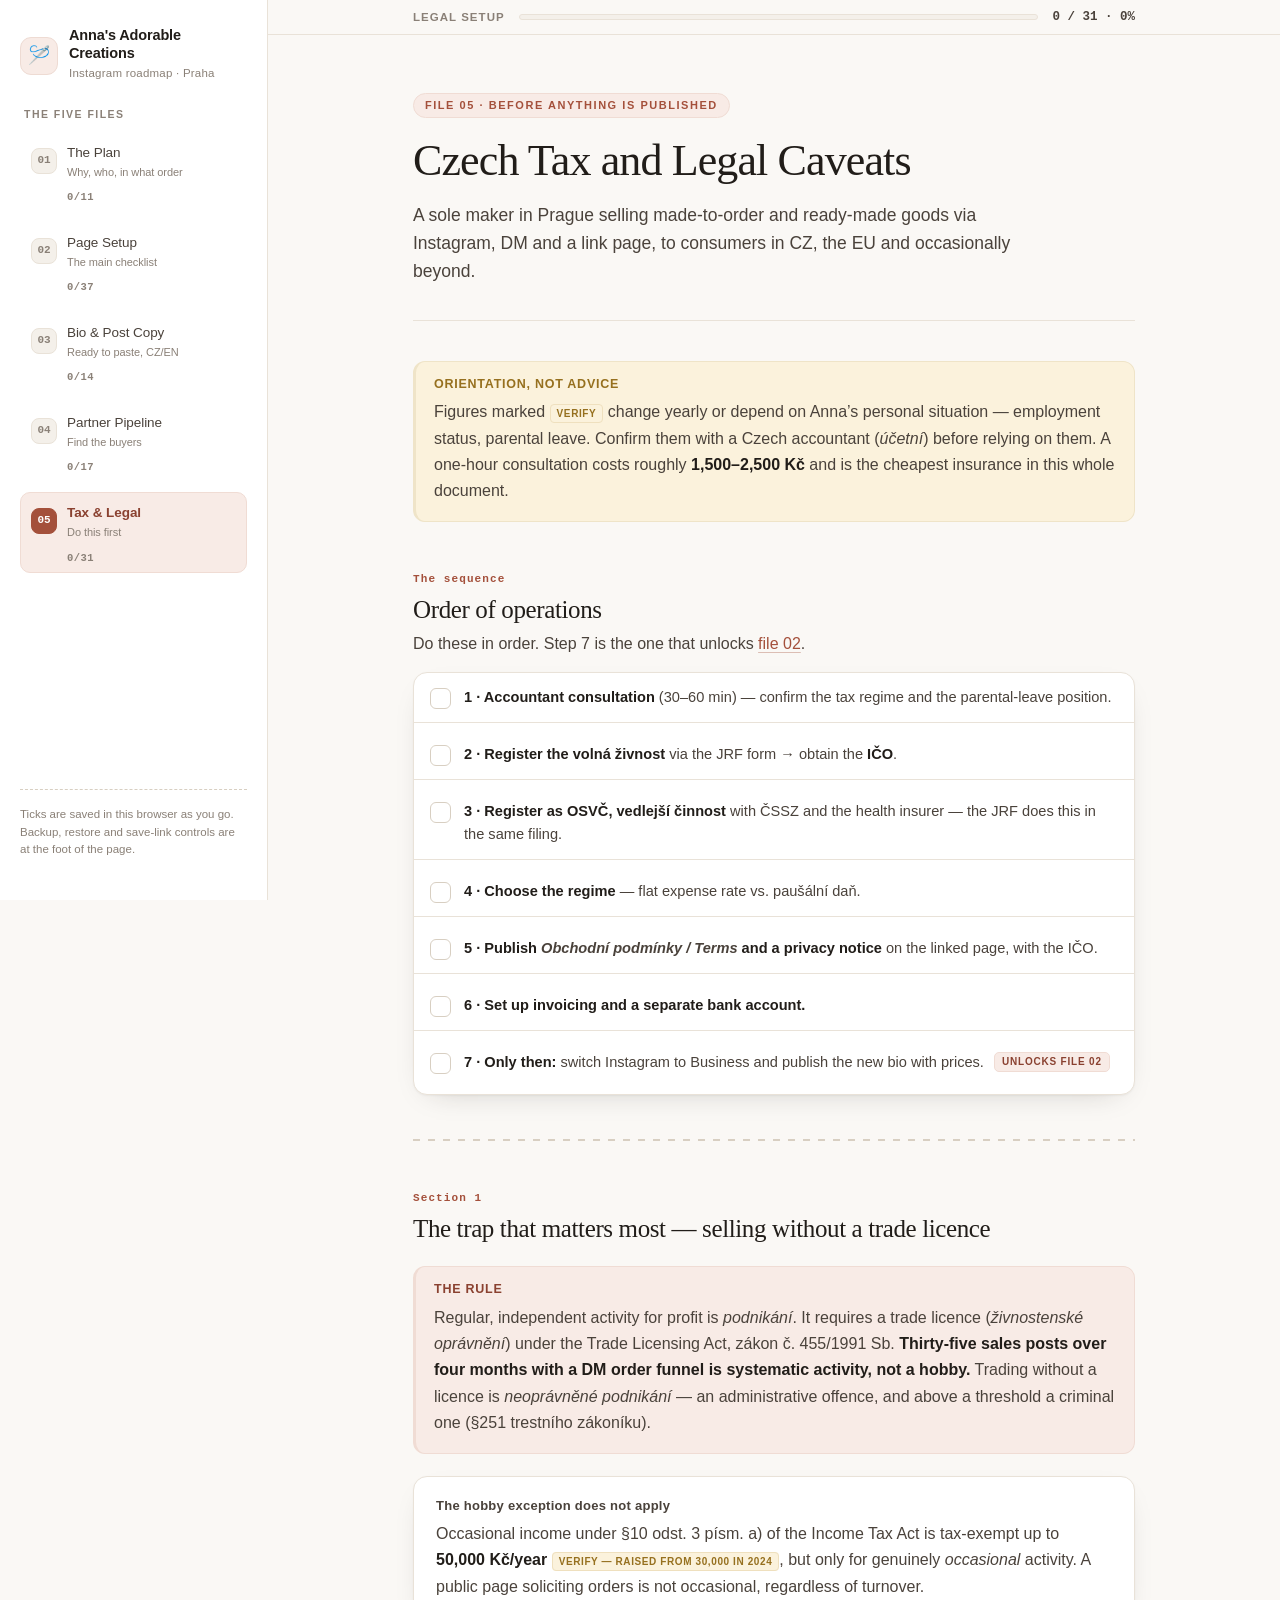
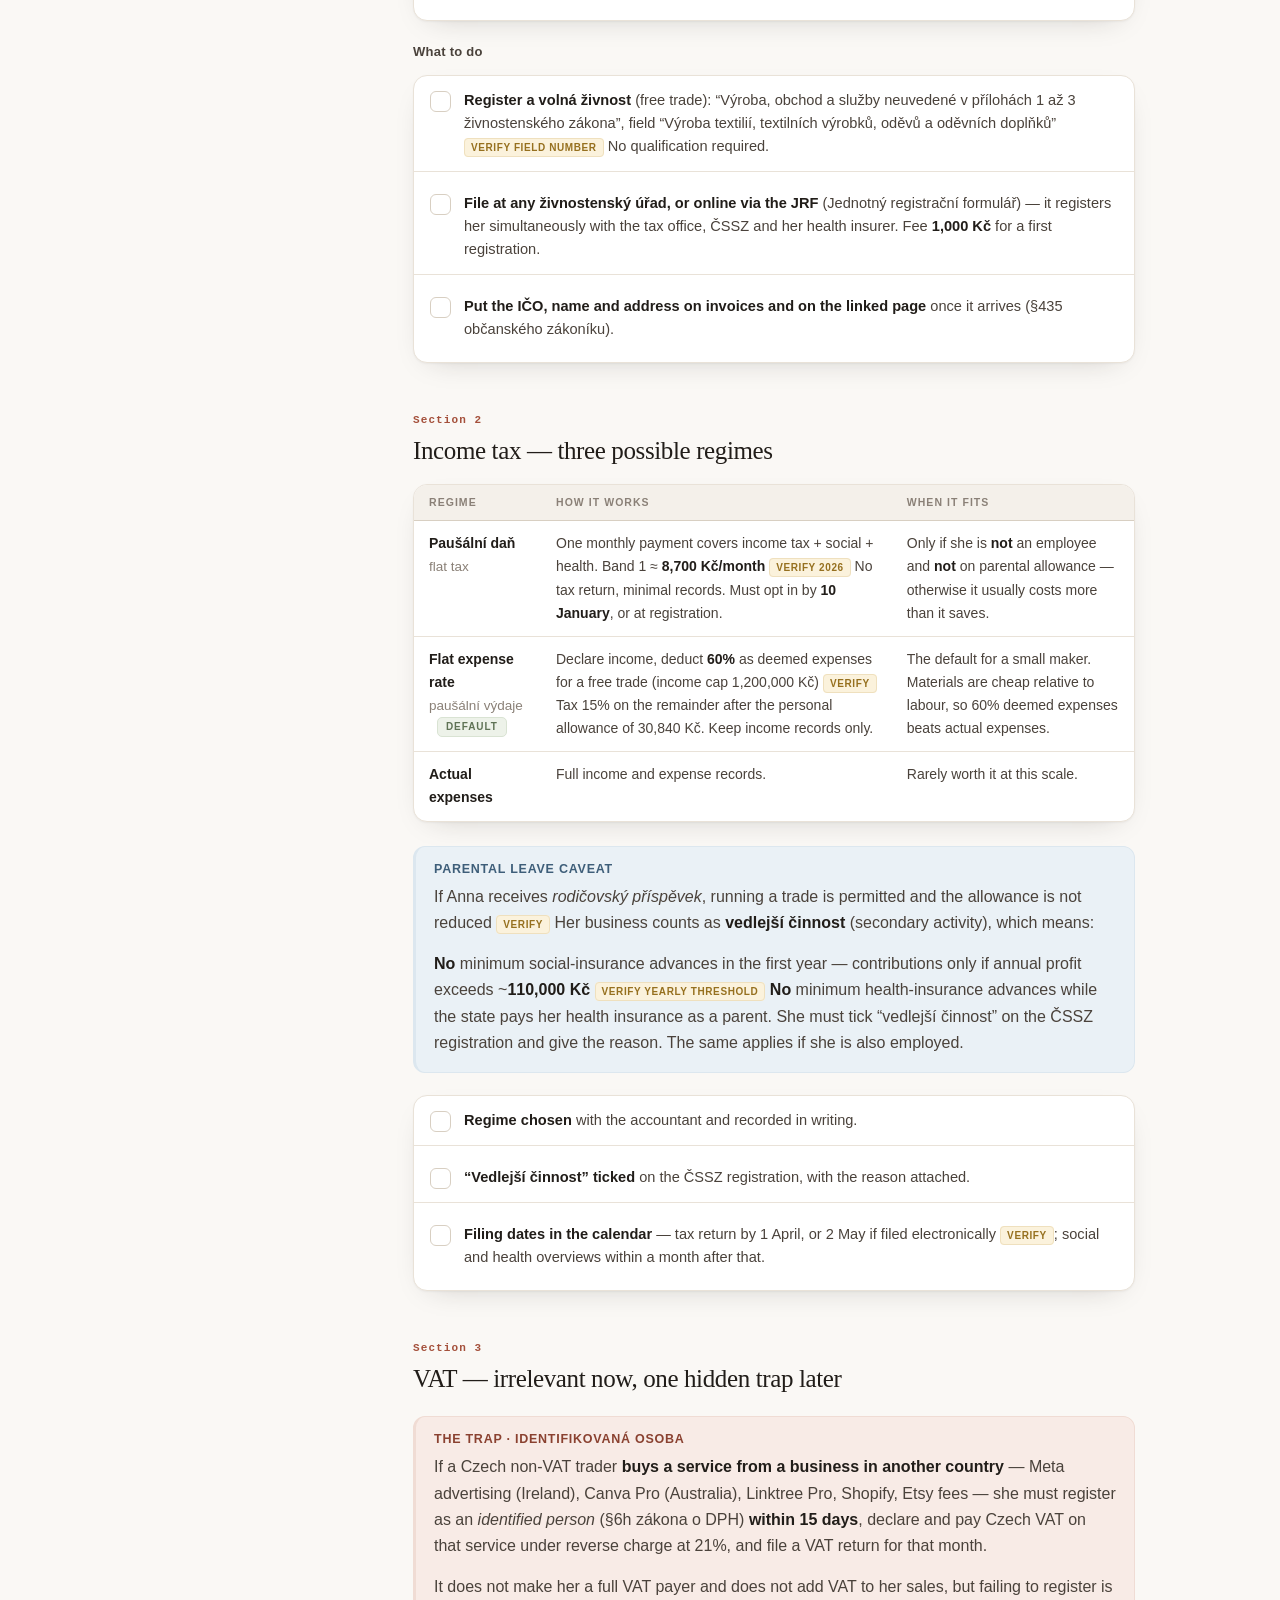
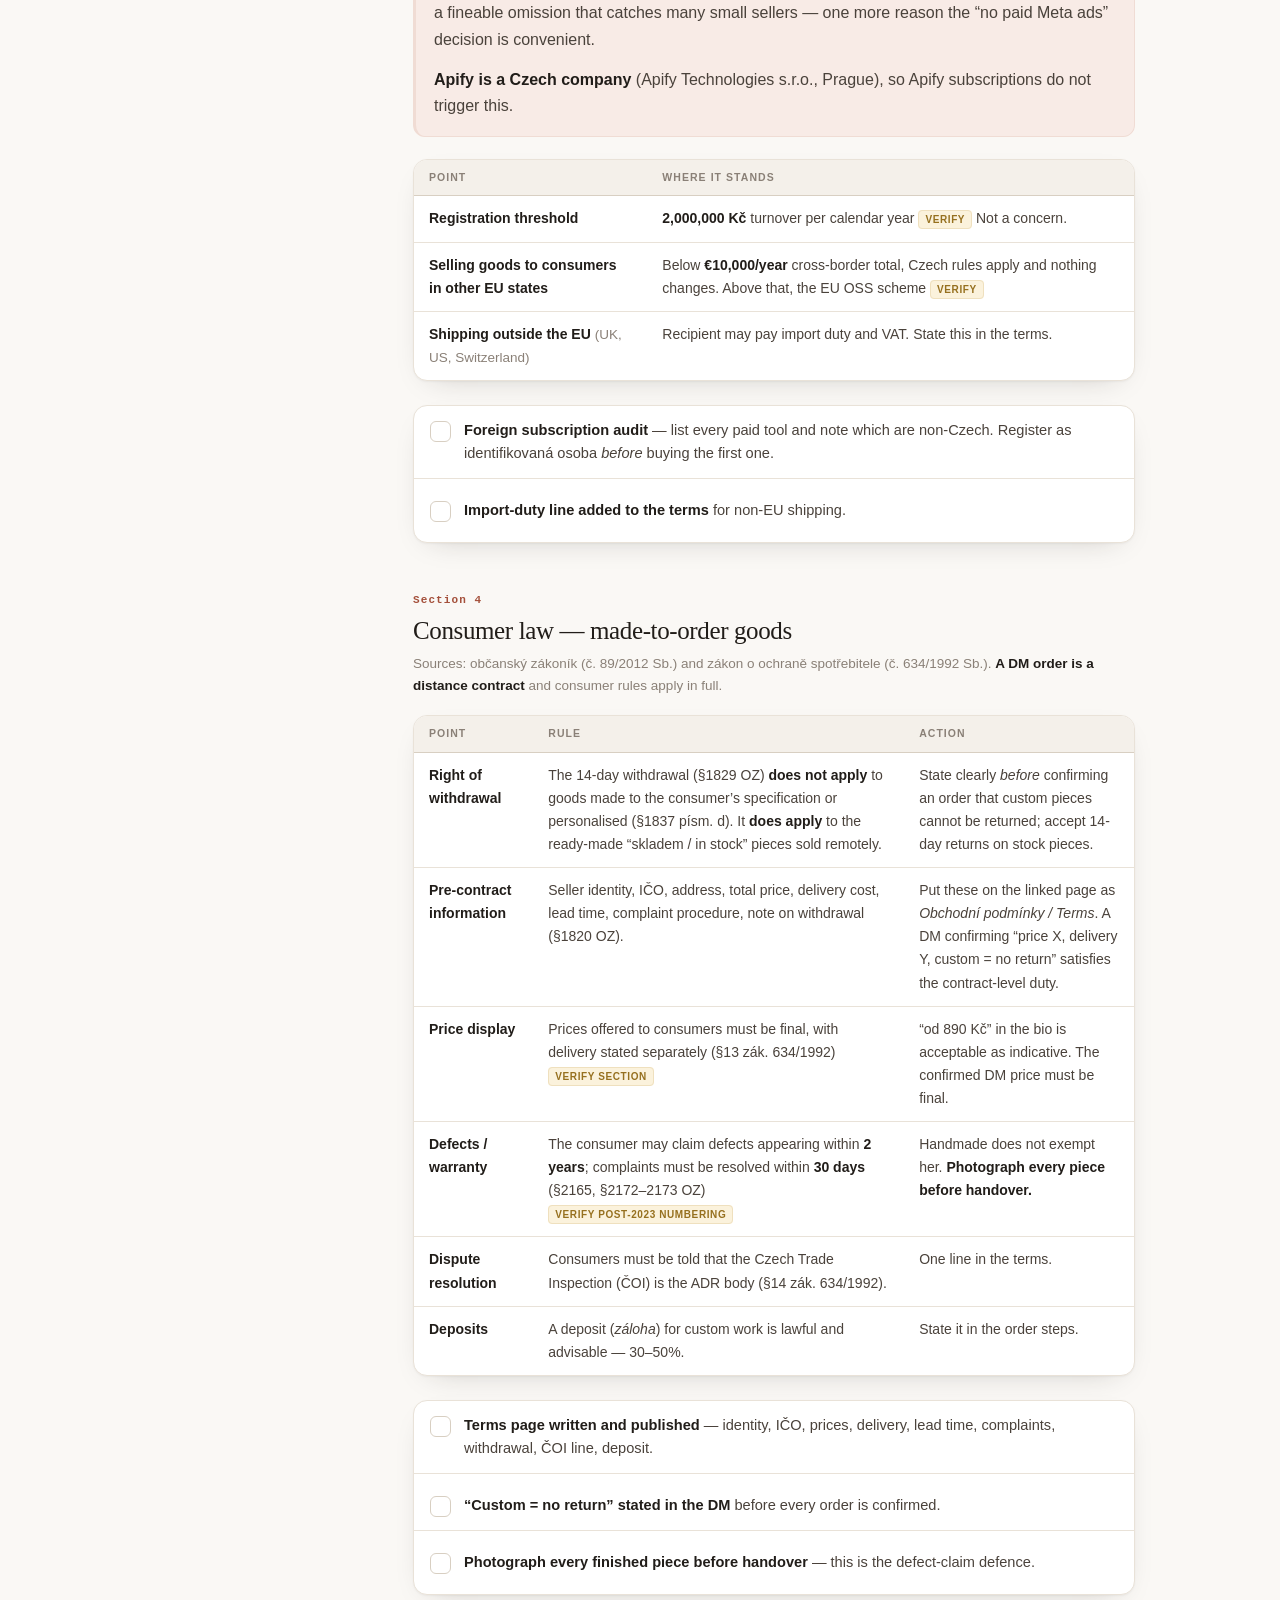
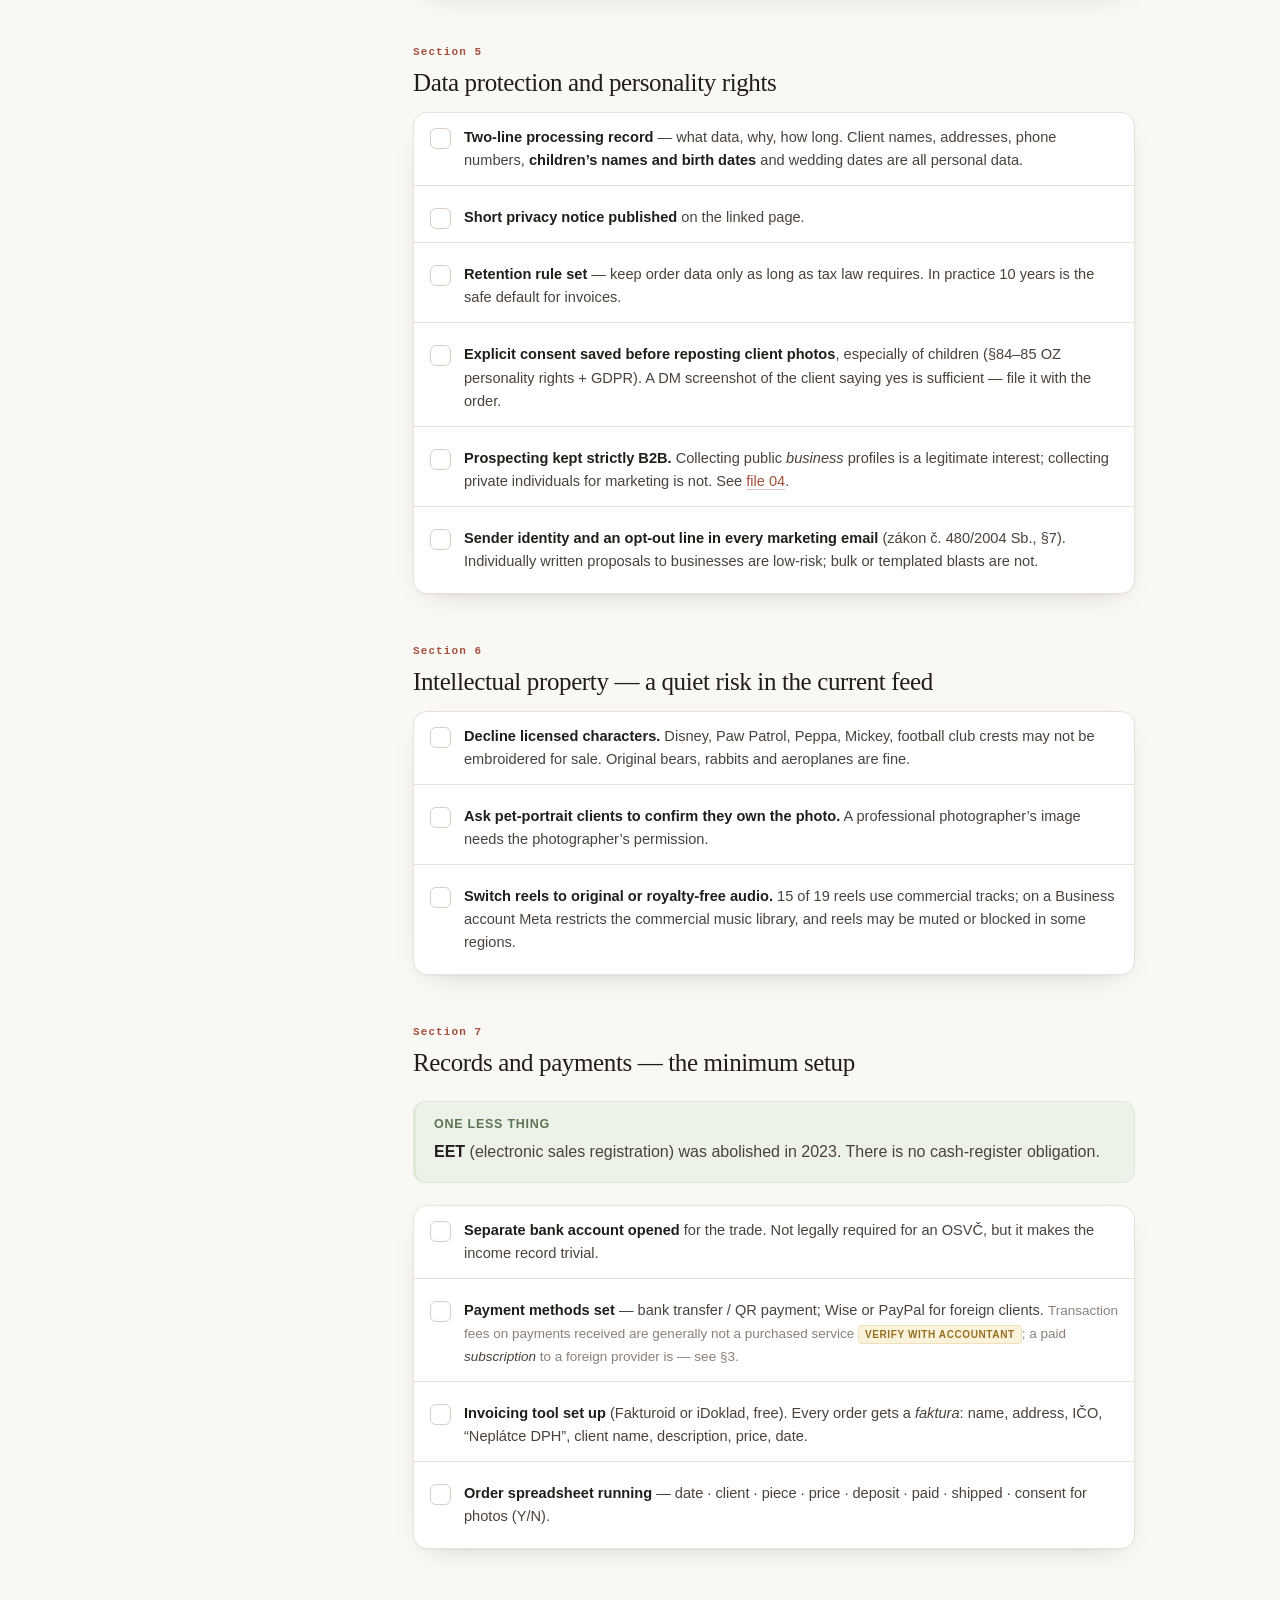
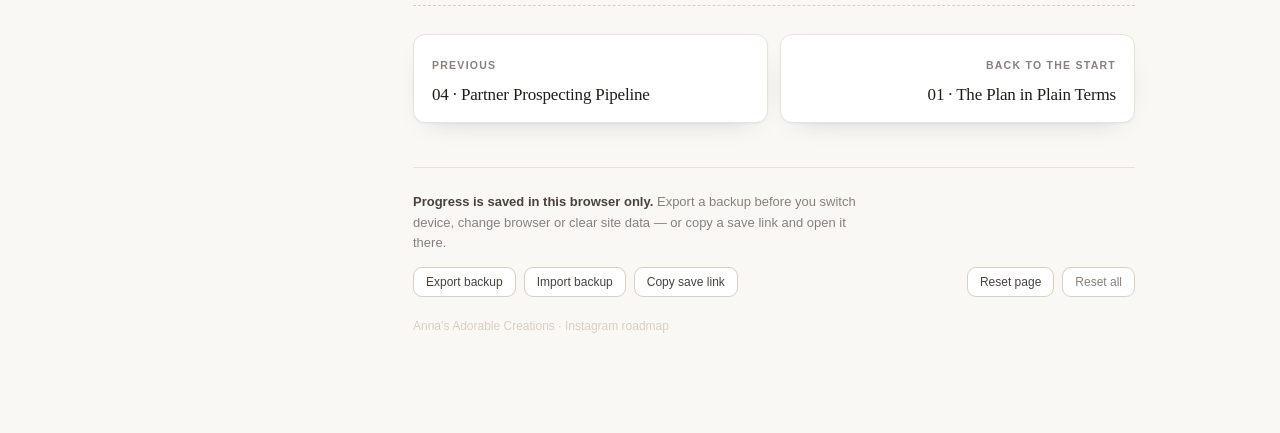
<file: 05-legal.html>
<!doctype html>
<html lang="en">
<head>
<meta charset="utf-8">
<meta name="viewport" content="width=device-width, initial-scale=1">
<meta name="robots" content="noindex, nofollow">
<title>05 · Czech Tax and Legal Caveats — Anna's Adorable Creations</title>
<link rel="stylesheet" href="assets/style.css">
</head>
<body data-page="05">
<div class="shell">

<aside class="side">
  <a class="brand" href="01-strategy.html">
    <span class="mark">🪡</span>
    <span class="btxt"><b>Anna's Adorable Creations</b><span>Instagram roadmap · Praha</span></span>
  </a>
  <p class="eyebrow">The five files</p>
  <ul class="nav">
    <li><a href="01-strategy.html" data-page="01"><span class="n">01</span><span class="t">The Plan<em>Why, who, in what order</em></span><span class="done"></span></a></li>
    <li><a href="02-page-setup.html" data-page="02"><span class="n">02</span><span class="t">Page Setup<em>The main checklist</em></span><span class="done"></span></a></li>
    <li><a href="03-copy.html" data-page="03"><span class="n">03</span><span class="t">Bio &amp; Post Copy<em>Ready to paste, CZ/EN</em></span><span class="done"></span></a></li>
    <li><a href="04-partners.html" data-page="04"><span class="n">04</span><span class="t">Partner Pipeline<em>Find the buyers</em></span><span class="done"></span></a></li>
    <li><a href="05-legal.html" data-page="05" aria-current="page"><span class="n">05</span><span class="t">Tax &amp; Legal<em>Do this first</em></span><span class="done"></span></a></li>
  </ul>
  <div class="side-foot">
    <p>Ticks are saved in this browser as you go. Backup, restore and save-link controls are at the foot of the page.</p>
  </div>
</aside>

<main>
  <div class="progress">
    <div class="wrap">
      <span class="label">Legal setup</span>
      <span class="bar"><i></i></span>
      <span class="count">0 / 0 · 0%</span>
    </div>
  </div>

  <div class="wrap">

    <header class="pagehead">
      <span class="kicker">File 05 · Before anything is published</span>
      <h1>Czech Tax and Legal Caveats</h1>
      <p class="lede">A sole maker in Prague selling made-to-order and ready-made goods via Instagram, DM and a link page, to consumers in CZ, the EU and occasionally beyond.</p>
    </header>

    <div class="callout warn">
      <span class="ct">Orientation, not advice</span>
      <p>Figures marked <span class="verify">verify</span> change yearly or depend on Anna’s personal situation — employment status, parental leave. Confirm them with a Czech accountant (<em>účetní</em>) before relying on them. A one-hour consultation costs roughly <strong>1,500–2,500 Kč</strong> and is the cheapest insurance in this whole document.</p>
    </div>

    <h2 id="order"><span class="num">The sequence</span>Order of operations</h2>
    <p>Do these in order. Step 7 is the one that unlocks <a href="02-page-setup.html">file 02</a>.</p>
    <ul class="checklist">
      <li><label class="check"><input type="checkbox" data-k="05-o1"><span class="box"></span><span class="txt"><strong>1 · Accountant consultation</strong> (30–60 min) — confirm the tax regime and the parental-leave position.</span></label></li>
      <li><label class="check"><input type="checkbox" data-k="05-o2"><span class="box"></span><span class="txt"><strong>2 · Register the volná živnost</strong> via the JRF form → obtain the <strong>IČO</strong>.</span></label></li>
      <li><label class="check"><input type="checkbox" data-k="05-o3"><span class="box"></span><span class="txt"><strong>3 · Register as OSVČ, vedlejší činnost</strong> with ČSSZ and the health insurer — the JRF does this in the same filing.</span></label></li>
      <li><label class="check"><input type="checkbox" data-k="05-o4"><span class="box"></span><span class="txt"><strong>4 · Choose the regime</strong> — flat expense rate vs. paušální daň.</span></label></li>
      <li><label class="check"><input type="checkbox" data-k="05-o5"><span class="box"></span><span class="txt"><strong>5 · Publish <em>Obchodní podmínky / Terms</em> and a privacy notice</strong> on the linked page, with the IČO.</span></label></li>
      <li><label class="check"><input type="checkbox" data-k="05-o6"><span class="box"></span><span class="txt"><strong>6 · Set up invoicing and a separate bank account.</strong></span></label></li>
      <li><label class="check"><input type="checkbox" data-k="05-o7"><span class="box"></span><span class="txt"><strong>7 · Only then:</strong> switch Instagram to Business and publish the new bio with prices. <span class="tag now">Unlocks file 02</span></span></label></li>
    </ul>

    <hr class="stitch">

    <h2 id="licence"><span class="num">Section 1</span>The trap that matters most — selling without a trade licence</h2>
    <div class="callout stop">
      <span class="ct">The rule</span>
      <p>Regular, independent activity for profit is <em>podnikání</em>. It requires a trade licence (<em>živnostenské oprávnění</em>) under the Trade Licensing Act, zákon č. 455/1991 Sb. <strong>Thirty-five sales posts over four months with a DM order funnel is systematic activity, not a hobby.</strong> Trading without a licence is <em>neoprávněné podnikání</em> — an administrative offence, and above a threshold a criminal one (§251 trestního zákoníku).</p>
    </div>

    <div class="card">
      <h4 style="margin-top:0">The hobby exception does not apply</h4>
      <p style="margin-bottom:0">Occasional income under §10 odst. 3 písm. a) of the Income Tax Act is tax-exempt up to <strong>50,000 Kč/year</strong> <span class="verify">verify — raised from 30,000 in 2024</span>, but only for genuinely <em>occasional</em> activity. A public page soliciting orders is not occasional, regardless of turnover.</p>
    </div>

    <h4>What to do</h4>
    <ul class="checklist">
      <li><label class="check"><input type="checkbox" data-k="05-l1"><span class="box"></span><span class="txt"><strong>Register a volná živnost</strong> (free trade): “Výroba, obchod a služby neuvedené v přílohách 1 až 3 živnostenského zákona”, field “Výroba textilií, textilních výrobků, oděvů a oděvních doplňků” <span class="verify">verify field number</span> No qualification required.</span></label></li>
      <li><label class="check"><input type="checkbox" data-k="05-l2"><span class="box"></span><span class="txt"><strong>File at any živnostenský úřad, or online via the JRF</strong> (Jednotný registrační formulář) — it registers her simultaneously with the tax office, ČSSZ and her health insurer. Fee <strong>1,000 Kč</strong> for a first registration.</span></label></li>
      <li><label class="check"><input type="checkbox" data-k="05-l3"><span class="box"></span><span class="txt"><strong>Put the IČO, name and address on invoices and on the linked page</strong> once it arrives (§435 občanského zákoníku).</span></label></li>
    </ul>

    <h2 id="tax"><span class="num">Section 2</span>Income tax — three possible regimes</h2>
    <div class="tblwrap">
      <table>
        <thead><tr><th>Regime</th><th>How it works</th><th>When it fits</th></tr></thead>
        <tbody>
          <tr>
            <td><strong>Paušální daň</strong><br><span class="small">flat tax</span></td>
            <td>One monthly payment covers income tax + social + health. Band 1 ≈ <strong>8,700 Kč/month</strong> <span class="verify">verify 2026</span> No tax return, minimal records. Must opt in by <strong>10 January</strong>, or at registration.</td>
            <td>Only if she is <strong>not</strong> an employee and <strong>not</strong> on parental allowance — otherwise it usually costs more than it saves.</td>
          </tr>
          <tr>
            <td><strong>Flat expense rate</strong><br><span class="small">paušální výdaje</span> <span class="rec">Default</span></td>
            <td>Declare income, deduct <strong>60%</strong> as deemed expenses for a free trade (income cap 1,200,000 Kč) <span class="verify">verify</span> Tax 15% on the remainder after the personal allowance of 30,840 Kč. Keep income records only.</td>
            <td>The default for a small maker. Materials are cheap relative to labour, so 60% deemed expenses beats actual expenses.</td>
          </tr>
          <tr>
            <td><strong>Actual expenses</strong></td>
            <td>Full income and expense records.</td>
            <td>Rarely worth it at this scale.</td>
          </tr>
        </tbody>
      </table>
    </div>

    <div class="callout note">
      <span class="ct">Parental leave caveat</span>
      <p>If Anna receives <em>rodičovský příspěvek</em>, running a trade is permitted and the allowance is not reduced <span class="verify">verify</span> Her business counts as <strong>vedlejší činnost</strong> (secondary activity), which means:</p>
      <p style="margin-bottom:0"><strong>No</strong> minimum social-insurance advances in the first year — contributions only if annual profit exceeds ~<strong>110,000 Kč</strong> <span class="verify">verify yearly threshold</span> <strong>No</strong> minimum health-insurance advances while the state pays her health insurance as a parent. She must tick “vedlejší činnost” on the ČSSZ registration and give the reason. The same applies if she is also employed.</p>
    </div>

    <ul class="checklist">
      <li><label class="check"><input type="checkbox" data-k="05-t1"><span class="box"></span><span class="txt"><strong>Regime chosen</strong> with the accountant and recorded in writing.</span></label></li>
      <li><label class="check"><input type="checkbox" data-k="05-t2"><span class="box"></span><span class="txt"><strong>“Vedlejší činnost” ticked</strong> on the ČSSZ registration, with the reason attached.</span></label></li>
      <li><label class="check"><input type="checkbox" data-k="05-t3"><span class="box"></span><span class="txt"><strong>Filing dates in the calendar</strong> — tax return by 1 April, or 2 May if filed electronically <span class="verify">verify</span>; social and health overviews within a month after that.</span></label></li>
    </ul>

    <h2 id="vat"><span class="num">Section 3</span>VAT — irrelevant now, one hidden trap later</h2>

    <div class="callout stop">
      <span class="ct">The trap · identifikovaná osoba</span>
      <p>If a Czech non-VAT trader <strong>buys a service from a business in another country</strong> — Meta advertising (Ireland), Canva Pro (Australia), Linktree Pro, Shopify, Etsy fees — she must register as an <em>identified person</em> (§6h zákona o DPH) <strong>within 15 days</strong>, declare and pay Czech VAT on that service under reverse charge at 21%, and file a VAT return for that month.</p>
      <p>It does not make her a full VAT payer and does not add VAT to her sales, but failing to register is a fineable omission that catches many small sellers — one more reason the “no paid Meta ads” decision is convenient.</p>
      <p style="margin-bottom:0"><strong>Apify is a Czech company</strong> (Apify Technologies s.r.o., Prague), so Apify subscriptions do not trigger this.</p>
    </div>

    <div class="tblwrap">
      <table>
        <thead><tr><th>Point</th><th>Where it stands</th></tr></thead>
        <tbody>
          <tr><td><strong>Registration threshold</strong></td><td><strong>2,000,000 Kč</strong> turnover per calendar year <span class="verify">verify</span> Not a concern.</td></tr>
          <tr><td><strong>Selling goods to consumers in other EU states</strong></td><td>Below <strong>€10,000/year</strong> cross-border total, Czech rules apply and nothing changes. Above that, the EU OSS scheme <span class="verify">verify</span></td></tr>
          <tr><td><strong>Shipping outside the EU</strong> <span class="small">(UK, US, Switzerland)</span></td><td>Recipient may pay import duty and VAT. State this in the terms.</td></tr>
        </tbody>
      </table>
    </div>

    <ul class="checklist">
      <li><label class="check"><input type="checkbox" data-k="05-v1"><span class="box"></span><span class="txt"><strong>Foreign subscription audit</strong> — list every paid tool and note which are non-Czech. Register as identifikovaná osoba <em>before</em> buying the first one.</span></label></li>
      <li><label class="check"><input type="checkbox" data-k="05-v2"><span class="box"></span><span class="txt"><strong>Import-duty line added to the terms</strong> for non-EU shipping.</span></label></li>
    </ul>

    <h2 id="consumer"><span class="num">Section 4</span>Consumer law — made-to-order goods</h2>
    <p class="small">Sources: občanský zákoník (č. 89/2012 Sb.) and zákon o ochraně spotřebitele (č. 634/1992 Sb.). <strong>A DM order is a distance contract</strong> and consumer rules apply in full.</p>
    <div class="tblwrap">
      <table>
        <thead><tr><th>Point</th><th>Rule</th><th>Action</th></tr></thead>
        <tbody>
          <tr>
            <td><strong>Right of withdrawal</strong></td>
            <td>The 14-day withdrawal (§1829 OZ) <strong>does not apply</strong> to goods made to the consumer’s specification or personalised (§1837 písm. d). It <strong>does apply</strong> to the ready-made “skladem / in stock” pieces sold remotely.</td>
            <td>State clearly <em>before</em> confirming an order that custom pieces cannot be returned; accept 14-day returns on stock pieces.</td>
          </tr>
          <tr>
            <td><strong>Pre-contract information</strong></td>
            <td>Seller identity, IČO, address, total price, delivery cost, lead time, complaint procedure, note on withdrawal (§1820 OZ).</td>
            <td>Put these on the linked page as <em>Obchodní podmínky / Terms</em>. A DM confirming “price X, delivery Y, custom = no return” satisfies the contract-level duty.</td>
          </tr>
          <tr>
            <td><strong>Price display</strong></td>
            <td>Prices offered to consumers must be final, with delivery stated separately (§13 zák. 634/1992) <span class="verify">verify section</span></td>
            <td>“od 890 Kč” in the bio is acceptable as indicative. The confirmed DM price must be final.</td>
          </tr>
          <tr>
            <td><strong>Defects / warranty</strong></td>
            <td>The consumer may claim defects appearing within <strong>2 years</strong>; complaints must be resolved within <strong>30 days</strong> (§2165, §2172–2173 OZ) <span class="verify">verify post-2023 numbering</span></td>
            <td>Handmade does not exempt her. <strong>Photograph every piece before handover.</strong></td>
          </tr>
          <tr>
            <td><strong>Dispute resolution</strong></td>
            <td>Consumers must be told that the Czech Trade Inspection (ČOI) is the ADR body (§14 zák. 634/1992).</td>
            <td>One line in the terms.</td>
          </tr>
          <tr>
            <td><strong>Deposits</strong></td>
            <td>A deposit (<em>záloha</em>) for custom work is lawful and advisable — 30–50%.</td>
            <td>State it in the order steps.</td>
          </tr>
        </tbody>
      </table>
    </div>
    <ul class="checklist">
      <li><label class="check"><input type="checkbox" data-k="05-c1"><span class="box"></span><span class="txt"><strong>Terms page written and published</strong> — identity, IČO, prices, delivery, lead time, complaints, withdrawal, ČOI line, deposit.</span></label></li>
      <li><label class="check"><input type="checkbox" data-k="05-c2"><span class="box"></span><span class="txt"><strong>“Custom = no return” stated in the DM</strong> before every order is confirmed.</span></label></li>
      <li><label class="check"><input type="checkbox" data-k="05-c3"><span class="box"></span><span class="txt"><strong>Photograph every finished piece before handover</strong> — this is the defect-claim defence.</span></label></li>
    </ul>

    <h2 id="gdpr"><span class="num">Section 5</span>Data protection and personality rights</h2>
    <ul class="checklist">
      <li><label class="check"><input type="checkbox" data-k="05-g1"><span class="box"></span><span class="txt"><strong>Two-line processing record</strong> — what data, why, how long. Client names, addresses, phone numbers, <strong>children’s names and birth dates</strong> and wedding dates are all personal data.</span></label></li>
      <li><label class="check"><input type="checkbox" data-k="05-g2"><span class="box"></span><span class="txt"><strong>Short privacy notice published</strong> on the linked page.</span></label></li>
      <li><label class="check"><input type="checkbox" data-k="05-g3"><span class="box"></span><span class="txt"><strong>Retention rule set</strong> — keep order data only as long as tax law requires. In practice 10 years is the safe default for invoices.</span></label></li>
      <li><label class="check"><input type="checkbox" data-k="05-g4"><span class="box"></span><span class="txt"><strong>Explicit consent saved before reposting client photos</strong>, especially of children (§84–85 OZ personality rights + GDPR). A DM screenshot of the client saying yes is sufficient — file it with the order.</span></label></li>
      <li><label class="check"><input type="checkbox" data-k="05-g5"><span class="box"></span><span class="txt"><strong>Prospecting kept strictly B2B.</strong> Collecting public <em>business</em> profiles is a legitimate interest; collecting private individuals for marketing is not. See <a href="04-partners.html#never">file 04</a>.</span></label></li>
      <li><label class="check"><input type="checkbox" data-k="05-g6"><span class="box"></span><span class="txt"><strong>Sender identity and an opt-out line in every marketing email</strong> (zákon č. 480/2004 Sb., §7). Individually written proposals to businesses are low-risk; bulk or templated blasts are not.</span></label></li>
    </ul>

    <h2 id="ip"><span class="num">Section 6</span>Intellectual property — a quiet risk in the current feed</h2>
    <ul class="checklist">
      <li><label class="check"><input type="checkbox" data-k="05-i1"><span class="box"></span><span class="txt"><strong>Decline licensed characters.</strong> Disney, Paw Patrol, Peppa, Mickey, football club crests may not be embroidered for sale. Original bears, rabbits and aeroplanes are fine.</span></label></li>
      <li><label class="check"><input type="checkbox" data-k="05-i2"><span class="box"></span><span class="txt"><strong>Ask pet-portrait clients to confirm they own the photo.</strong> A professional photographer’s image needs the photographer’s permission.</span></label></li>
      <li><label class="check"><input type="checkbox" data-k="05-i3"><span class="box"></span><span class="txt"><strong>Switch reels to original or royalty-free audio.</strong> 15 of 19 reels use commercial tracks; on a Business account Meta restricts the commercial music library, and reels may be muted or blocked in some regions.</span></label></li>
    </ul>

    <h2 id="records"><span class="num">Section 7</span>Records and payments — the minimum setup</h2>
    <div class="callout good">
      <span class="ct">One less thing</span>
      <p><strong>EET</strong> (electronic sales registration) was abolished in 2023. There is no cash-register obligation.</p>
    </div>
    <ul class="checklist">
      <li><label class="check"><input type="checkbox" data-k="05-r1"><span class="box"></span><span class="txt"><strong>Separate bank account opened</strong> for the trade. Not legally required for an OSVČ, but it makes the income record trivial.</span></label></li>
      <li><label class="check"><input type="checkbox" data-k="05-r2"><span class="box"></span><span class="txt"><strong>Payment methods set</strong> — bank transfer / QR payment; Wise or PayPal for foreign clients. <span class="small">Transaction fees on payments received are generally not a purchased service <span class="verify">verify with accountant</span>; a paid <em>subscription</em> to a foreign provider is — see §3.</span></span></label></li>
      <li><label class="check"><input type="checkbox" data-k="05-r3"><span class="box"></span><span class="txt"><strong>Invoicing tool set up</strong> (Fakturoid or iDoklad, free). Every order gets a <em>faktura</em>: name, address, IČO, “Neplátce DPH”, client name, description, price, date.</span></label></li>
      <li><label class="check"><input type="checkbox" data-k="05-r4"><span class="box"></span><span class="txt"><strong>Order spreadsheet running</strong> — date · client · piece · price · deposit · paid · shipped · consent for photos (Y/N).</span></label></li>
    </ul>

    <nav class="pagenav">
      <a href="04-partners.html"><span class="dir">Previous</span><span class="ttl">04 · Partner Prospecting Pipeline</span></a>
      <a class="next" href="01-strategy.html"><span class="dir">Back to the start</span><span class="ttl">01 · The Plan in Plain Terms</span></a>
    </nav>

    <footer class="foot">
      <p class="foot-note"><strong>Progress is saved in this browser only.</strong> Export a backup before you switch device, change browser or clear site data — or copy a save link and open it there.</p>
      <div class="foot-btns">
        <button class="btn-ghost" data-export>Export backup</button>
        <button class="btn-ghost" data-import>Import backup</button>
        <button class="btn-ghost" data-savelink>Copy save link</button>
        <span class="foot-sep"></span>
        <button class="btn-ghost" data-reset="page">Reset page</button>
        <button class="btn-ghost danger" data-reset="all">Reset all</button>
      </div>
      <input type="file" accept=".json,application/json" hidden data-importfile>
      <p class="foot-sig">Anna’s Adorable Creations · Instagram roadmap</p>
    </footer>

  </div>
</main>
</div>
<script src="assets/keys.js"></script>
<script src="assets/app.js"></script>
</body>
</html>
</file>
<file: assets/style.css>
/* Anna's Adorable Creations — roadmap & checklist
   Light, warm, paper-like. No external assets. */

:root{
  --bg:#FAF8F5;
  --surface:#FFFFFF;
  --surface-2:#F4F0EA;
  --ink:#211D19;
  --ink-2:#4A423B;
  --muted:#8A8077;
  --line:#E9E2D8;
  --line-2:#D8CFC2;
  --accent:#A4503B;
  --accent-2:#8A4130;
  --accent-soft:#F8EBE6;
  --sage:#5F7355;
  --sage-soft:#EDF2E9;
  --gold:#96701F;
  --gold-soft:#FBF2DC;
  --blue:#3E5E79;
  --blue-soft:#EAF1F6;
  --radius:14px;
  --shadow:0 1px 2px rgba(33,29,25,.04), 0 10px 30px -18px rgba(33,29,25,.28);
  --serif:"Iowan Old Style","Palatino Linotype",Palatino,Georgia,"Times New Roman",serif;
  --sans:-apple-system,BlinkMacSystemFont,"Segoe UI","Helvetica Neue",Arial,sans-serif;
  --mono:ui-monospace,SFMono-Regular,"SF Mono",Menlo,Consolas,monospace;
}

*,*::before,*::after{box-sizing:border-box}
html{color-scheme:light;-webkit-text-size-adjust:100%;scroll-behavior:smooth}
body{
  margin:0;background:var(--bg);color:var(--ink);
  font:16px/1.65 var(--sans);
  -webkit-font-smoothing:antialiased;
}
a{color:var(--accent);text-underline-offset:3px;text-decoration-color:rgba(164,80,59,.35)}
a:hover{color:var(--accent-2)}

/* ---------- shell ---------- */
.shell{display:grid;grid-template-columns:268px minmax(0,1fr);min-height:100vh}

.side{
  position:sticky;top:0;align-self:start;height:100vh;overflow-y:auto;
  background:var(--surface);border-right:1px solid var(--line);
  padding:26px 20px 32px;
}
.brand{display:flex;gap:11px;align-items:center;text-decoration:none;color:inherit;margin-bottom:26px}
.brand .mark{
  width:38px;height:38px;flex:none;border-radius:11px;display:grid;place-items:center;
  background:var(--accent-soft);border:1px solid #EEDBD3;font-size:18px
}
.brand b{display:block;font:600 14.5px/1.25 var(--sans);letter-spacing:-.01em}
.brand span{display:block;font-size:11.5px;color:var(--muted);letter-spacing:.02em;margin-top:2px}

.side .eyebrow{
  font:600 10.5px/1 var(--sans);letter-spacing:.14em;text-transform:uppercase;
  color:var(--muted);margin:0 0 12px 4px
}
.nav{list-style:none;margin:0 0 26px;padding:0;display:flex;flex-direction:column;gap:2px}
.nav a{
  display:grid;grid-template-columns:26px 1fr;gap:10px;align-items:center;
  padding:9px 10px;border-radius:10px;text-decoration:none;color:var(--ink-2);
  border:1px solid transparent;transition:background .15s,color .15s
}
.nav a:hover{background:var(--surface-2);color:var(--ink)}
.nav a .n{
  width:26px;height:26px;border-radius:8px;display:grid;place-items:center;
  font:600 11px/1 var(--mono);background:var(--surface-2);color:var(--muted);border:1px solid var(--line)
}
.nav a .t{font-size:13.5px;font-weight:500;letter-spacing:-.005em}
.nav a .t em{display:block;font:400 11px/1.3 var(--sans);font-style:normal;color:var(--muted);margin-top:1px}
.nav a[aria-current="page"]{background:var(--accent-soft);color:var(--accent-2);border-color:#F0DCD4}
.nav a[aria-current="page"] .n{background:var(--accent);color:#fff;border-color:var(--accent)}
.nav a[aria-current="page"] .t{font-weight:650}
.nav a .done{
  grid-column:2;font:600 10.5px/1 var(--mono);color:var(--sage);
  letter-spacing:.04em;margin-top:3px
}
.nav a .done.zero{color:var(--muted)}

.side-foot{border-top:1px dashed var(--line-2);padding-top:16px;margin-top:auto}
.side-foot p{font-size:11.5px;line-height:1.5;color:var(--muted);margin:0 0 10px}
.btn-ghost{
  appearance:none;border:1px solid var(--line-2);background:#fff;color:var(--ink-2);
  font:500 12px var(--sans);padding:7px 12px;border-radius:9px;cursor:pointer
}
.btn-ghost:hover{background:var(--surface-2);color:var(--accent-2);border-color:var(--line)}

/* ---------- main ---------- */
main{padding:0 0 96px}
.wrap{max-width:790px;margin:0 auto;padding:0 34px}

.pagehead{padding:56px 0 34px;border-bottom:1px solid var(--line);margin-bottom:40px}
.kicker{
  display:inline-flex;align-items:center;gap:8px;font:600 11px/1 var(--sans);
  letter-spacing:.14em;text-transform:uppercase;color:var(--accent);
  background:var(--accent-soft);border:1px solid #F0DCD4;padding:6px 11px;border-radius:999px
}
h1{
  font:400 clamp(30px,4.4vw,44px)/1.12 var(--serif);letter-spacing:-.02em;
  margin:18px 0 0;color:var(--ink)
}
.lede{font-size:17.5px;line-height:1.62;color:var(--ink-2);margin:16px 0 0;max-width:64ch}

h2{
  font:400 25px/1.25 var(--serif);letter-spacing:-.015em;margin:52px 0 6px;
  scroll-margin-top:74px
}
h2 .num{font:600 11px/1 var(--mono);color:var(--accent);letter-spacing:.1em;display:block;margin-bottom:9px}
h3{font:650 15px/1.4 var(--sans);letter-spacing:-.005em;margin:32px 0 8px;color:var(--ink)}
h4{font:650 13px/1.4 var(--sans);letter-spacing:.02em;margin:22px 0 6px;color:var(--ink-2)}
p{margin:0 0 14px;color:var(--ink-2)}
p.tight{margin-bottom:8px}
strong{color:var(--ink);font-weight:650}
em{color:var(--ink-2)}
ul,ol{margin:0 0 16px;padding-left:22px;color:var(--ink-2)}
li{margin-bottom:7px}
li::marker{color:var(--line-2)}
ol li::marker{color:var(--muted);font-variant-numeric:tabular-nums;font-weight:600;font-size:13px}
hr.stitch{
  border:0;height:2px;margin:44px 0;
  background:repeating-linear-gradient(to right,var(--line-2) 0 7px,transparent 7px 15px)
}
code{
  font:13px var(--mono);background:var(--surface-2);border:1px solid var(--line);
  padding:1px 5px;border-radius:5px;color:var(--accent-2)
}
.small{font-size:13.5px;color:var(--muted)}

/* ---------- progress ---------- */
.progress{
  position:sticky;top:0;z-index:20;background:rgba(250,248,245,.93);
  backdrop-filter:saturate(1.4) blur(8px);border-bottom:1px solid var(--line);
  padding:11px 0 10px;margin-bottom:0
}
.progress .wrap{display:flex;align-items:center;gap:14px}
.progress .label{font:600 11.5px/1 var(--sans);letter-spacing:.09em;text-transform:uppercase;color:var(--muted);white-space:nowrap}
.bar{flex:1;height:6px;border-radius:99px;background:var(--surface-2);overflow:hidden;border:1px solid var(--line)}
.bar i{display:block;height:100%;width:0;border-radius:99px;background:linear-gradient(90deg,var(--sage),#7A9169);transition:width .3s ease}
.progress .count{font:600 12.5px/1 var(--mono);color:var(--ink-2);white-space:nowrap;font-variant-numeric:tabular-nums}

/* ---------- checklist ---------- */
.checklist{list-style:none;margin:14px 0 22px;padding:0;border:1px solid var(--line);border-radius:var(--radius);background:var(--surface);overflow:hidden;box-shadow:var(--shadow)}
.checklist > li{border-bottom:1px solid var(--line)}
.checklist > li:last-child{border-bottom:0}
.check{display:grid;grid-template-columns:21px 1fr;gap:13px;align-items:start;padding:13px 16px;cursor:pointer;transition:background .13s}
.check:hover{background:#FCFAF7}
.check input{position:absolute;width:1px;height:1px;opacity:0;margin:0}
.check .box{
  width:21px;height:21px;margin-top:2px;border:1.5px solid var(--line-2);border-radius:6px;
  background:#fff;display:grid;place-items:center;transition:background .15s,border-color .15s
}
.check .box::after{
  content:"";width:10px;height:5px;border-left:2px solid #fff;border-bottom:2px solid #fff;
  transform:translateY(-1px) rotate(-45deg) scale(.5);opacity:0;transition:.15s
}
.check input:checked + .box{background:var(--sage);border-color:var(--sage)}
.check input:checked + .box::after{opacity:1;transform:translateY(-1px) rotate(-45deg) scale(1)}
.check input:focus-visible + .box{outline:2px solid var(--accent);outline-offset:2px}
.check .txt{font-size:14.6px;line-height:1.58;color:var(--ink-2);transition:opacity .15s}
.check .txt strong:first-child{color:var(--ink)}
.check input:checked ~ .txt{opacity:.48}
.check input:checked ~ .txt strong:first-child{text-decoration:line-through;text-decoration-color:var(--line-2)}
.check .txt code{font-size:12.5px}

.tag{
  display:inline-block;font:600 10px/1 var(--sans);letter-spacing:.08em;text-transform:uppercase;
  padding:4px 7px;border-radius:5px;vertical-align:2px;margin-left:6px
}
.tag.legal{background:var(--gold-soft);color:var(--gold);border:1px solid #EFE0BE}
.tag.week{background:var(--blue-soft);color:var(--blue);border:1px solid #D9E5EE}
.tag.now{background:var(--accent-soft);color:var(--accent-2);border:1px solid #F0DCD4}

/* ---------- callouts ---------- */
.callout{border-radius:12px;padding:16px 18px;margin:22px 0;border:1px solid var(--line);border-left-width:3px}
.callout p:last-child{margin-bottom:0}
.callout .ct{font:650 12.5px/1 var(--sans);letter-spacing:.06em;text-transform:uppercase;margin:0 0 9px;display:block}
.callout.note{background:var(--blue-soft);border-left-color:var(--blue);border-color:#DCE7EF}
.callout.note .ct{color:var(--blue)}
.callout.warn{background:var(--gold-soft);border-left-color:var(--gold);border-color:#EFE4C8}
.callout.warn .ct{color:var(--gold)}
.callout.stop{background:var(--accent-soft);border-left-color:var(--accent);border-color:#F0DCD4}
.callout.stop .ct{color:var(--accent-2)}
.callout.good{background:var(--sage-soft);border-left-color:var(--sage);border-color:#DEE7D8}
.callout.good .ct{color:var(--sage)}

/* ---------- tables ---------- */
.tblwrap{overflow-x:auto;margin:18px 0 24px;border:1px solid var(--line);border-radius:var(--radius);background:var(--surface);box-shadow:var(--shadow)}
table{border-collapse:collapse;width:100%;min-width:440px;font-size:14px}
th,td{text-align:left;padding:11px 15px;border-bottom:1px solid var(--line);vertical-align:top;color:var(--ink-2)}
thead th{
  font:650 10.5px/1.3 var(--sans);letter-spacing:.1em;text-transform:uppercase;color:var(--muted);
  background:var(--surface-2);border-bottom:1px solid var(--line-2);white-space:nowrap
}
tbody tr:last-child td{border-bottom:0}
tbody tr:hover{background:#FCFAF7}
td strong{color:var(--ink)}
td code{font-size:12px}
.num-col{font-variant-numeric:tabular-nums;white-space:nowrap}
.stars{color:var(--accent);letter-spacing:1px;white-space:nowrap}

/* ---------- stats ---------- */
.stats{display:grid;grid-template-columns:repeat(auto-fit,minmax(150px,1fr));gap:12px;margin:26px 0 30px}
.stat{background:var(--surface);border:1px solid var(--line);border-radius:12px;padding:16px 17px;box-shadow:var(--shadow)}
.stat b{display:block;font:400 30px/1 var(--serif);color:var(--accent);letter-spacing:-.02em}
.stat span{display:block;font-size:12.5px;line-height:1.45;color:var(--muted);margin-top:7px}

/* ---------- phase / roadmap ---------- */
.phases{display:grid;gap:14px;margin:24px 0 32px}
.phase{
  background:var(--surface);border:1px solid var(--line);border-radius:var(--radius);
  padding:20px 22px;box-shadow:var(--shadow);position:relative;overflow:hidden
}
.phase::before{content:"";position:absolute;left:0;top:0;bottom:0;width:3px;background:var(--accent)}
.phase.p2::before{background:var(--blue)}
.phase.p3::before{background:var(--sage)}
.phase .when{
  font:650 10.5px/1 var(--sans);letter-spacing:.13em;text-transform:uppercase;color:var(--muted)
}
.phase h3{margin:9px 0 8px;font:400 20px/1.25 var(--serif);letter-spacing:-.015em;color:var(--ink)}
.phase p{font-size:14.5px;margin-bottom:10px}
.phase .go{font-size:13px;font-weight:600;text-decoration:none;display:inline-flex;gap:5px;align-items:center}
.phase .go::after{content:"→";transition:transform .15s}
.phase .go:hover::after{transform:translateX(3px)}

.timeline{list-style:none;margin:22px 0 28px;padding:0 0 0 30px;position:relative}
.timeline::before{
  content:"";position:absolute;left:8px;top:8px;bottom:10px;width:2px;
  background:repeating-linear-gradient(to bottom,var(--line-2) 0 6px,transparent 6px 13px)
}
.timeline li{position:relative;margin-bottom:20px}
.timeline li::before{
  content:"";position:absolute;left:-30px;top:4px;width:18px;height:18px;border-radius:50%;
  background:#fff;border:2px solid var(--accent)
}
.timeline li b{display:block;font:650 13px/1.4 var(--sans);color:var(--ink);margin-bottom:3px}
.timeline li span{display:block;font-size:14px;line-height:1.55;color:var(--ink-2)}

/* ---------- copy blocks ---------- */
.copyblock{border:1px solid var(--line);border-radius:12px;background:var(--surface);overflow:hidden;margin:14px 0 22px;box-shadow:var(--shadow)}
.copyblock .cb-head{
  display:flex;justify-content:space-between;align-items:center;gap:12px;
  padding:9px 10px 9px 15px;background:var(--surface-2);border-bottom:1px solid var(--line)
}
.copyblock .cb-title{font:650 10.5px/1 var(--sans);letter-spacing:.11em;text-transform:uppercase;color:var(--muted)}
.copyblock pre{margin:0;padding:16px 18px;font:13.5px/1.7 var(--mono);white-space:pre-wrap;word-break:break-word;color:var(--ink-2)}
.btn-copy{
  appearance:none;border:1px solid var(--line-2);background:#fff;color:var(--ink-2);
  font:600 11px var(--sans);letter-spacing:.03em;padding:5px 10px;border-radius:7px;cursor:pointer;white-space:nowrap
}
.btn-copy:hover{background:var(--accent-soft);color:var(--accent-2);border-color:#EACFC6}
.btn-copy.ok{background:var(--sage-soft);color:var(--sage);border-color:#D5E0CE}

.rec{
  display:inline-block;font:650 10px/1 var(--sans);letter-spacing:.09em;text-transform:uppercase;
  background:var(--sage-soft);color:var(--sage);border:1px solid #D9E3D3;padding:4px 8px;border-radius:5px;margin-left:8px;vertical-align:3px
}

.card{background:var(--surface);border:1px solid var(--line);border-radius:var(--radius);padding:20px 22px;margin:20px 0;box-shadow:var(--shadow)}
.card > :last-child{margin-bottom:0}
.card > :first-child{margin-top:0}

.grid2{display:grid;grid-template-columns:repeat(auto-fit,minmax(260px,1fr));gap:14px;margin:20px 0}

.verify{
  font:600 10px/1 var(--sans);letter-spacing:.06em;text-transform:uppercase;
  background:var(--gold-soft);color:var(--gold);border:1px solid #EFE0BE;
  padding:3px 6px;border-radius:4px;white-space:nowrap
}

.dont{list-style:none;padding:0;margin:16px 0 22px}
.dont li{
  display:grid;grid-template-columns:20px 1fr;gap:11px;align-items:start;
  padding:11px 15px;background:var(--accent-soft);border:1px solid #F0DCD4;border-radius:10px;margin-bottom:8px;
  font-size:14.5px;line-height:1.55;color:var(--ink-2)
}
.dont li::before{content:"✕";color:var(--accent);font-weight:700;font-size:13px;line-height:1.6}

/* ---------- footer nav ---------- */
.pagenav{display:grid;grid-template-columns:1fr 1fr;gap:12px;margin-top:56px;padding-top:28px;border-top:1px dashed var(--line-2)}
.pagenav a{
  display:block;padding:16px 18px;border:1px solid var(--line);border-radius:12px;background:var(--surface);
  text-decoration:none;transition:border-color .15s,transform .15s;box-shadow:var(--shadow)
}
.pagenav a:hover{border-color:var(--line-2);transform:translateY(-1px)}
.pagenav .dir{font:650 10.5px/1 var(--sans);letter-spacing:.12em;text-transform:uppercase;color:var(--muted)}
.pagenav .ttl{display:block;margin-top:7px;font:400 17px/1.3 var(--serif);color:var(--ink);letter-spacing:-.01em}
.pagenav .next{text-align:right}
.pagenav .empty{visibility:hidden}

.foot{margin-top:44px;padding-top:24px;border-top:1px solid var(--line)}
.foot-note{font-size:13px;line-height:1.55;color:var(--muted);margin:0 0 14px;max-width:62ch}
.foot-note strong{color:var(--ink-2)}
.foot-btns{display:flex;flex-wrap:wrap;gap:8px;align-items:center}
.foot-sep{flex:1;min-width:6px}
.foot-sig{margin:20px 0 0;font-size:12px;color:var(--line-2)}
.btn-ghost.ok{background:var(--sage-soft);color:var(--sage);border-color:#D5E0CE}
.btn-ghost.danger{color:var(--muted)}
.btn-ghost.danger:hover{background:var(--accent-soft);color:var(--accent-2);border-color:#EACFC6}

/* ---------- toast ---------- */
.toast{
  position:fixed;left:50%;bottom:24px;transform:translate(-50%,16px);
  display:flex;align-items:center;gap:12px;
  background:var(--ink);color:#F7F3EE;font:500 13.5px/1.45 var(--sans);
  padding:12px 14px 12px 18px;border-radius:12px;
  box-shadow:0 14px 36px -12px rgba(33,29,25,.5);
  opacity:0;pointer-events:none;transition:opacity .2s ease,transform .2s ease;
  z-index:60;max-width:min(560px,calc(100vw - 32px))
}
.toast.show{opacity:1;transform:translate(-50%,0);pointer-events:auto}
.toast button{
  appearance:none;border:1px solid rgba(247,243,238,.3);background:transparent;color:#F7F3EE;
  font:600 12px var(--sans);padding:5px 10px;border-radius:7px;cursor:pointer;white-space:nowrap
}
.toast button:hover{background:rgba(247,243,238,.14)}
.toast button.x{border:0;padding:4px 6px;opacity:.55;font-size:11px}
.toast button.x:hover{opacity:1;background:transparent}

/* ---------- responsive ---------- */
@media (max-width:940px){
  .shell{grid-template-columns:1fr}
  .side{position:static;height:auto;border-right:0;border-bottom:1px solid var(--line);padding:18px 20px 14px}
  .brand{margin-bottom:16px}
  .side .eyebrow{display:none}
  .nav{flex-direction:row;overflow-x:auto;gap:8px;padding-bottom:6px;margin-bottom:12px;scrollbar-width:thin}
  .nav a{grid-template-columns:auto;gap:0;min-width:132px;border:1px solid var(--line);padding:10px 12px}
  .nav a .n{display:none}
  .nav a .done{grid-column:1;margin-top:5px}
  .side-foot{display:none}
  .wrap{padding:0 22px}
  .pagehead{padding:34px 0 26px;margin-bottom:30px}
  .pagenav{grid-template-columns:1fr}
  .pagenav .next{text-align:left}
  .pagenav .empty{display:none}
}

@media print{
  .side,.progress,.pagenav,.btn-copy,.foot-btns,.foot-note,.toast{display:none!important}
  body{background:#fff}
  .shell{display:block}
  .wrap{max-width:none;padding:0}
  .checklist,.tblwrap,.card,.phase,.copyblock{box-shadow:none;break-inside:avoid}
  h2{break-after:avoid}
}

/* --- layout fixes --- */
.side{display:flex;flex-direction:column}
.brand .btxt{display:block;font:inherit;color:inherit;margin:0}
.brand .btxt span{display:block;font-size:11.5px;color:var(--muted);letter-spacing:.02em;margin-top:2px}
</file>
